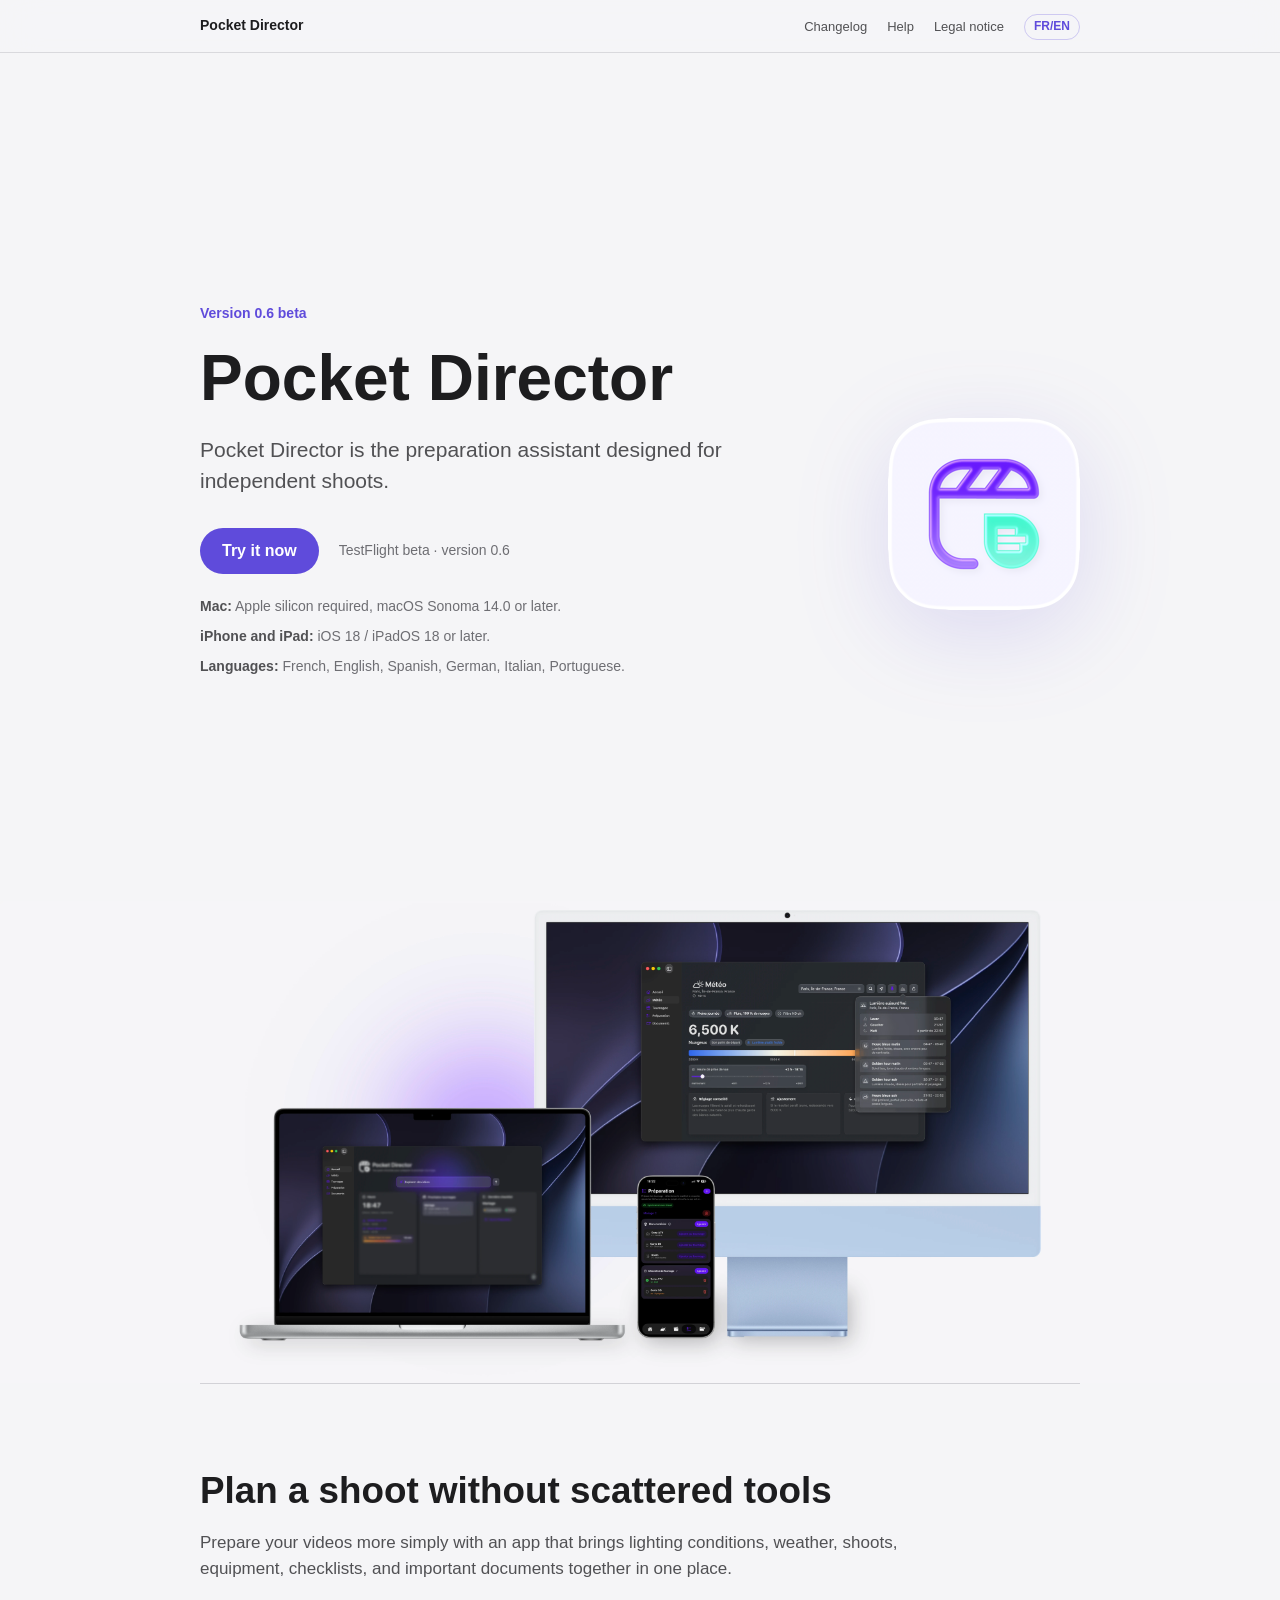
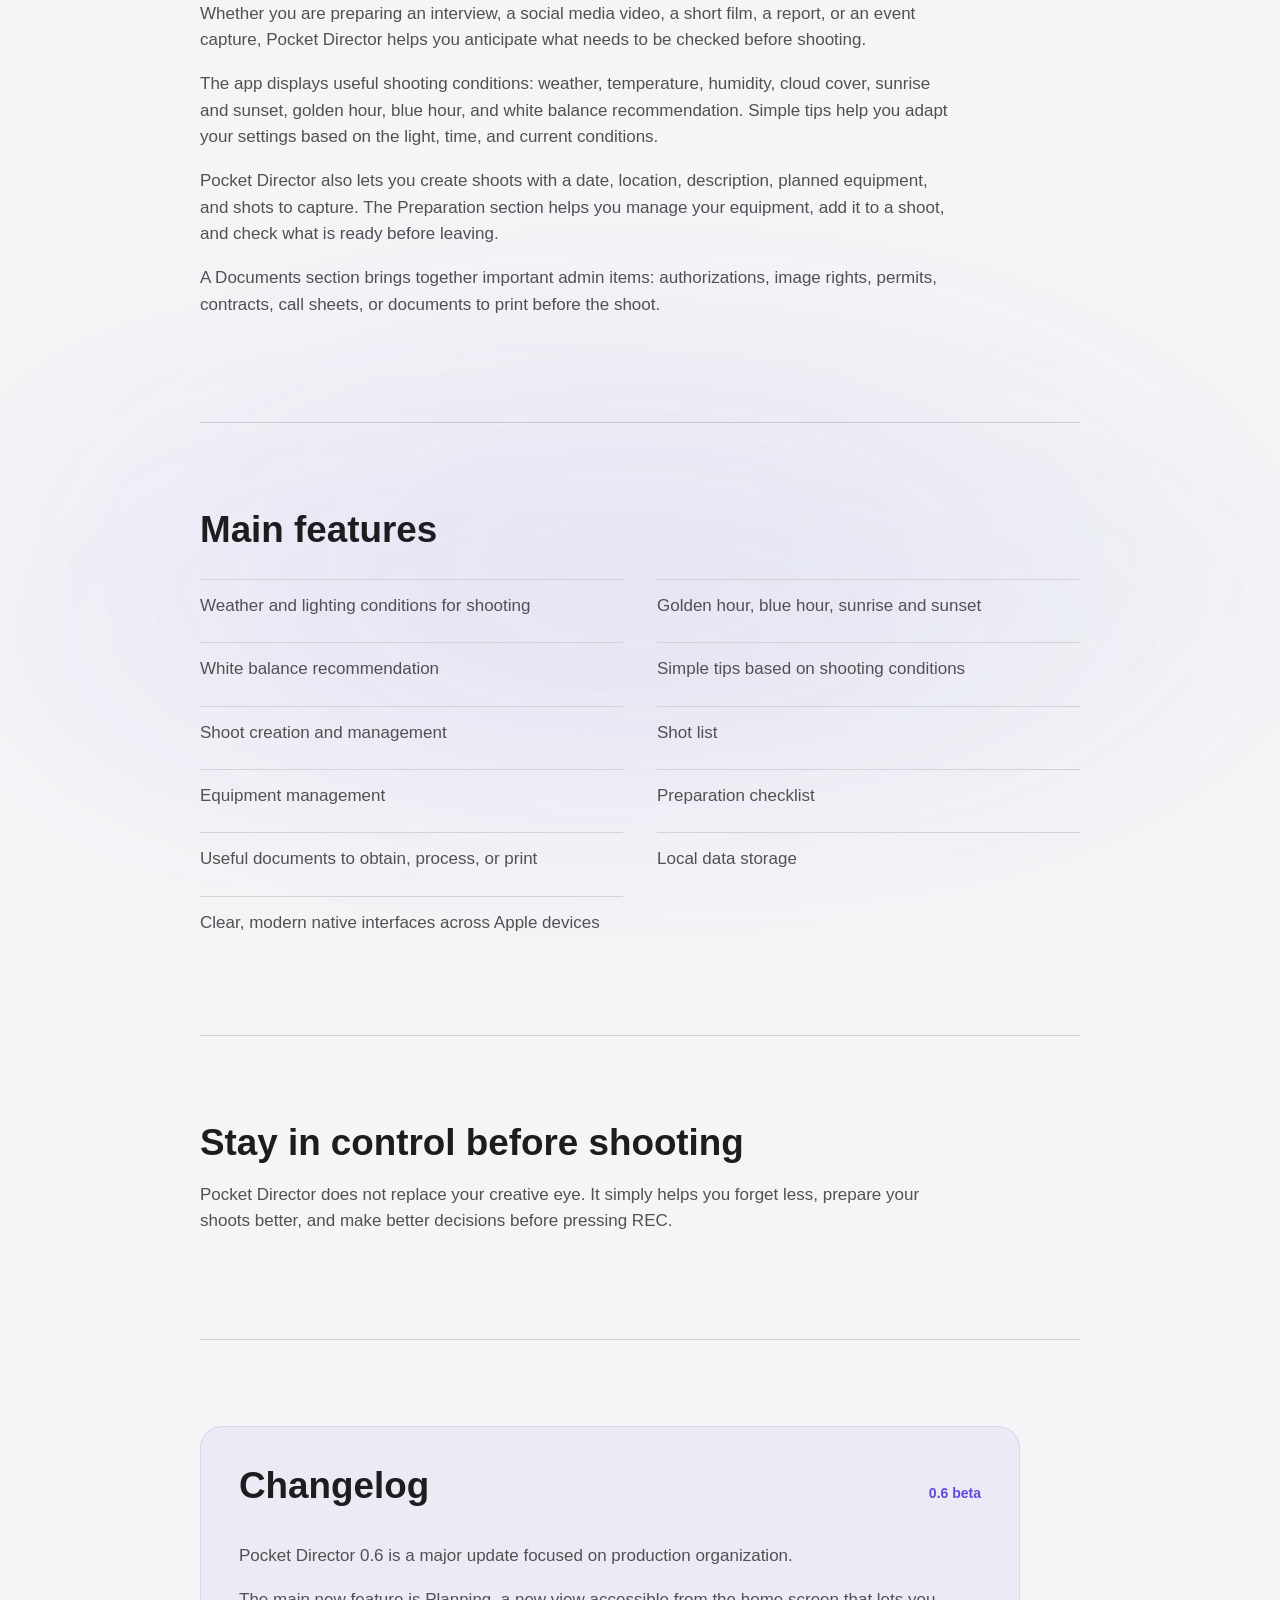
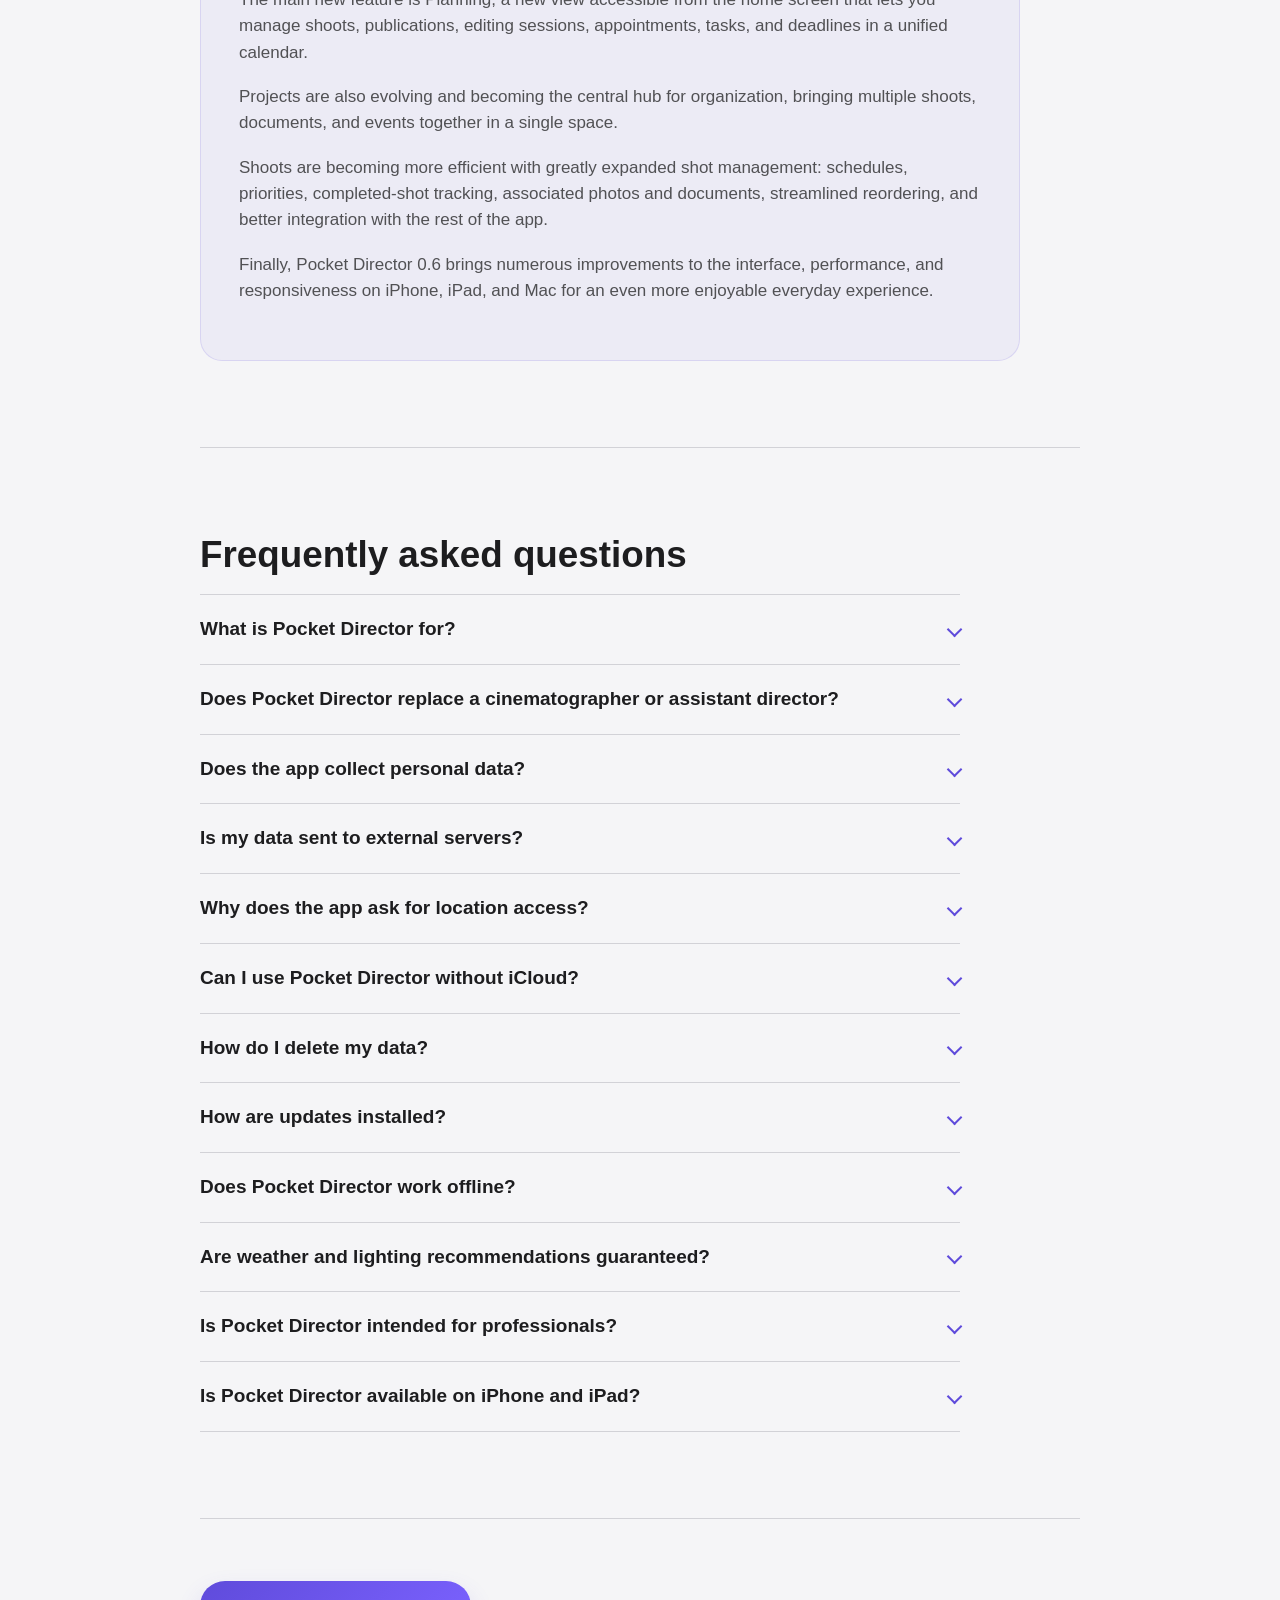
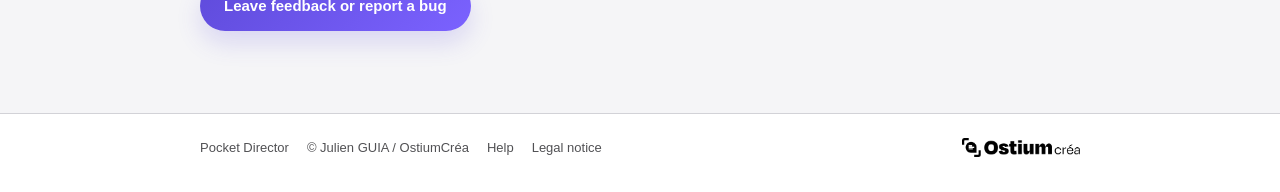
<file: index.html>
<!doctype html>
<html lang="fr">
  <head>
    <meta charset="utf-8">
    <meta name="viewport" content="width=device-width, initial-scale=1">
    <meta
      name="description"
      content="Essayer Pocket Director sur Mac, iPhone et iPad, l’assistant de préparation pour les tournages indépendants."
    >
    <title>Essayer Pocket Director</title>
    <link rel="alternate" hreflang="fr" href="./">
    <link rel="alternate" hreflang="en" href="./en.html">
    <script>
      (() => {
        const preferredLanguage =
          (navigator.languages && navigator.languages[0]) || navigator.language || "";
        const primaryLanguage = preferredLanguage.split("-")[0].toLowerCase();
        const searchParams = new URLSearchParams(window.location.search);
        const keepFrench = searchParams.get("lang") === "fr";

        if (!keepFrench && primaryLanguage && primaryLanguage !== "fr") {
          window.location.replace("./en.html");
        }
      })();
    </script>
    <style>
      :root {
        color-scheme: light;
        --page-background: #f5f5f7;
        --surface: #ffffff;
        --text: #1d1d1f;
        --secondary-text: #515154;
        --muted-text: #6e6e73;
        --rule: #d2d2d7;
        --accent: #5f4bdb;
        --accent-hover: #4c3ab8;
        --reading-width: 880px;
      }

      * {
        box-sizing: border-box;
      }

      html {
        background: var(--page-background);
        scroll-behavior: smooth;
      }

      body {
        position: relative;
        margin: 0;
        min-height: 100vh;
        overflow-x: hidden;
        background: var(--page-background);
        color: var(--text);
        font-family: -apple-system, BlinkMacSystemFont, "SF Pro Text", "SF Pro Display",
          "Helvetica Neue", Helvetica, Arial, sans-serif;
        font-size: 17px;
        line-height: 1.55;
        -webkit-font-smoothing: antialiased;
        text-rendering: optimizeLegibility;
      }

      a {
        color: inherit;
      }

      .site-header {
        position: sticky;
        top: 0;
        z-index: 20;
        border-bottom: 1px solid rgba(210, 210, 215, 0.8);
        background: rgba(245, 245, 247, 0.88);
        backdrop-filter: saturate(180%) blur(18px);
      }

      .site-nav {
        display: flex;
        align-items: center;
        justify-content: space-between;
        gap: 24px;
        width: min(calc(100% - 48px), var(--reading-width));
        min-height: 52px;
        margin: 0 auto;
      }

      .product-name {
        color: var(--text);
        font-size: 14px;
        font-weight: 600;
        text-decoration: none;
        white-space: nowrap;
      }

      .nav-links {
        display: flex;
        align-items: center;
        gap: 20px;
        margin: 0;
        padding: 0;
        list-style: none;
      }

      .nav-links a {
        color: var(--secondary-text);
        font-size: 13px;
        text-decoration: none;
      }

      .nav-links a:hover,
      .nav-links a:focus-visible {
        color: var(--text);
        text-decoration: underline;
        text-underline-offset: 0.16em;
      }

      .nav-links a.language-switch {
        display: inline-flex;
        align-items: center;
        justify-content: center;
        min-height: 26px;
        padding: 0 9px;
        border: 1px solid rgba(95, 75, 219, 0.26);
        border-radius: 999px;
        color: var(--accent);
        font-size: 12px;
        font-weight: 600;
        text-decoration: none;
        transition: background 160ms ease, border-color 160ms ease, color 160ms ease;
      }

      .nav-links a.language-switch:hover,
      .nav-links a.language-switch:focus-visible {
        border-color: var(--accent);
        background: var(--accent);
        color: #ffffff;
        text-decoration: none;
      }

      main {
        position: relative;
        z-index: 1;
        width: min(calc(100% - 48px), var(--reading-width));
        margin: 0 auto;
      }

      .download-hero {
        display: grid;
        grid-template-columns: minmax(0, 1fr) minmax(190px, 260px);
        gap: clamp(48px, 7vw, 86px);
        align-items: center;
        min-height: calc(100vh - 52px);
        padding: clamp(64px, 10vw, 110px) 0 clamp(48px, 8vw, 84px);
      }

      .app-icon-stage {
        display: flex;
        align-items: center;
        justify-content: center;
        grid-column: 2;
        grid-row: 1;
        justify-self: end;
        width: clamp(164px, 17vw, 192px);
        aspect-ratio: 1;
        transform: translateY(24px);
      }

      .hero-copy {
        grid-column: 1;
        grid-row: 1;
      }

      .app-icon {
        width: 100%;
        height: auto;
        border-radius: 26%;
        filter: drop-shadow(0 22px 46px rgba(95, 75, 219, 0.16));
      }

      .version {
        margin: 0 0 18px;
        color: var(--accent);
        font-size: 14px;
        font-weight: 600;
      }

      h1,
      h2,
      h3 {
        margin-top: 0;
        color: var(--text);
        font-weight: 700;
        letter-spacing: 0;
        line-height: 1.14;
      }

      h1 {
        margin-bottom: 20px;
        font-size: clamp(42px, 4rem, 68px);
      }

      h2 {
        margin-bottom: 18px;
        font-size: clamp(28px, 2.3rem, 38px);
      }

      h3 {
        margin: 0 0 10px;
        font-size: 20px;
      }

      p {
        margin: 0 0 18px;
      }

      .hero-summary {
        max-width: 660px;
        color: var(--secondary-text);
        font-size: 21px;
        line-height: 1.45;
      }

      .download-actions {
        display: flex;
        flex-wrap: wrap;
        align-items: center;
        gap: 16px 20px;
        margin-top: 32px;
      }

      .download-button {
        display: inline-flex;
        align-items: center;
        justify-content: center;
        min-height: 46px;
        padding: 0 22px;
        border-radius: 999px;
        background: var(--accent);
        color: #ffffff;
        font-size: 16px;
        font-weight: 600;
        text-decoration: none;
        transition: background 160ms ease, transform 160ms ease;
      }

      .download-button:hover,
      .download-button:focus-visible {
        background: var(--accent-hover);
        transform: translateY(-1px);
      }

      .download-meta {
        margin: 0;
        color: var(--muted-text);
        font-size: 14px;
      }

      .app-details {
        display: grid;
        gap: 8px;
        margin-top: 22px;
        color: var(--muted-text);
        font-size: 14px;
      }

      .app-details p {
        margin: 0;
      }

      .app-details strong {
        color: var(--secondary-text);
        font-weight: 600;
      }

      .content-section {
        padding: clamp(56px, 9vw, 86px) 0;
        border-top: 1px solid var(--rule);
      }

      .product-showcase {
        position: relative;
        left: 50%;
        width: 100vw;
        margin: 0 0 0 -50vw;
        overflow: hidden;
      }

      .product-showcase img {
        display: block;
        width: 100%;
        height: auto;
      }

      .features-section {
        position: relative;
        overflow: visible;
        isolation: isolate;
      }

      .features-section > * {
        position: relative;
        z-index: 1;
      }

      .features-section::before,
      .features-section::after {
        content: "";
        position: absolute;
        left: 50%;
        z-index: 0;
        width: min(1400px, 148vw);
        height: 620px;
        border-radius: 999px;
        pointer-events: none;
        will-change: opacity, transform;
      }

      .features-section::before {
        top: -160px;
        background: radial-gradient(
          ellipse at 50% 48%,
          rgba(95, 75, 219, 0.18) 0%,
          rgba(95, 75, 219, 0.11) 34%,
          rgba(95, 75, 219, 0) 74%
        );
        filter: blur(86px);
        opacity: 0.42;
        transform: translate3d(-50%, 0, 0) scale(1);
        animation: featuresAmbientGlow 8.8s ease-in-out infinite;
      }

      .features-section::after {
        top: -110px;
        background:
          radial-gradient(
            ellipse at 35% 48%,
            rgba(123, 98, 255, 0.16) 0%,
            rgba(123, 98, 255, 0.08) 36%,
            rgba(123, 98, 255, 0) 72%
          ),
          radial-gradient(
            ellipse at 68% 54%,
            rgba(116, 232, 210, 0.09) 0%,
            rgba(116, 232, 210, 0) 56%
          );
        filter: blur(96px);
        opacity: 0.28;
        transform: translate3d(-50%, 10px, 0) scale(0.98);
        animation: featuresAmbientFlicker 6.2s ease-in-out infinite;
      }

      .intro-copy {
        max-width: 760px;
      }

      .intro-copy p,
      .changelog-copy p {
        color: var(--secondary-text);
      }

      .feature-list {
        display: grid;
        grid-template-columns: repeat(2, minmax(0, 1fr));
        gap: 10px 34px;
        margin: 28px 0 0;
        padding: 0;
        list-style: none;
      }

      .feature-list li {
        padding: 13px 0;
        border-top: 1px solid var(--rule);
        color: var(--secondary-text);
      }

      @keyframes featuresAmbientGlow {
        0%,
        100% {
          opacity: 0.28;
          transform: translate3d(-50%, 8px, 0) scale(0.96);
        }

        14% {
          opacity: 0.54;
          transform: translate3d(-52%, -4px, 0) scale(1.04);
        }

        31% {
          opacity: 0.36;
          transform: translate3d(-49%, 14px, 0) scale(0.99);
        }

        46% {
          opacity: 0.62;
          transform: translate3d(-51%, -10px, 0) scale(1.08);
        }

        63% {
          opacity: 0.34;
          transform: translate3d(-48%, 6px, 0) scale(1.01);
        }

        79% {
          opacity: 0.56;
          transform: translate3d(-53%, 2px, 0) scale(1.06);
        }

        91% {
          opacity: 0.32;
          transform: translate3d(-50%, 12px, 0) scale(0.98);
        }
      }

      @keyframes featuresAmbientFlicker {
        0%,
        100% {
          opacity: 0.2;
          transform: translate3d(-50%, 10px, 0) scale(0.98);
        }

        16% {
          opacity: 0.42;
          transform: translate3d(-47%, 2px, 0) scale(1.04);
        }

        34% {
          opacity: 0.24;
          transform: translate3d(-52%, -2px, 0) scale(0.99);
        }

        51% {
          opacity: 0.46;
          transform: translate3d(-49%, -8px, 0) scale(1.08);
        }

        68% {
          opacity: 0.25;
          transform: translate3d(-51%, 8px, 0) scale(1.01);
        }

        84% {
          opacity: 0.4;
          transform: translate3d(-48%, -4px, 0) scale(1.05);
        }
      }

      .changelog-panel {
        max-width: 820px;
        padding: clamp(26px, 4vw, 38px);
        border: 1px solid rgba(95, 75, 219, 0.14);
        border-radius: 22px;
        background: rgba(95, 75, 219, 0.055);
        transition: box-shadow 180ms ease;
      }

      .changelog-panel:hover {
        box-shadow: 0 16px 34px rgba(95, 75, 219, 0.09);
      }

      .changelog-header {
        display: flex;
        align-items: baseline;
        justify-content: space-between;
        gap: 18px;
        margin-bottom: 18px;
      }

      .changelog-version {
        margin: 0;
        color: var(--accent);
        font-size: 14px;
        font-weight: 600;
        white-space: nowrap;
      }

      .changelog-copy {
        max-width: 760px;
      }

      .changelog-copy ul {
        margin: 0;
        padding-left: 1.15em;
        color: var(--secondary-text);
      }

      .changelog-copy li {
        margin: 0 0 10px;
      }

      .changelog-copy li:last-child {
        margin-bottom: 0;
      }

      .faq-list {
        max-width: 760px;
        border-top: 1px solid var(--rule);
      }

      .faq-item {
        border-bottom: 1px solid var(--rule);
      }

      .faq-question {
        display: flex;
        align-items: center;
        justify-content: space-between;
        gap: 24px;
        padding: 22px 0;
        color: var(--text);
        font-size: 19px;
        font-weight: 650;
        line-height: 1.3;
        cursor: pointer;
        list-style: none;
      }

      .faq-question::-webkit-details-marker {
        display: none;
      }

      .faq-question::marker {
        content: "";
      }

      .faq-question::after {
        content: "";
        flex: 0 0 auto;
        width: 0.48em;
        height: 0.48em;
        border-right: 2px solid var(--accent);
        border-bottom: 2px solid var(--accent);
        transform: rotate(45deg);
        transform-origin: 50% 50%;
        transition: transform 180ms ease;
      }

      .faq-item[open] .faq-question::after {
        transform: rotate(-135deg);
      }

      .faq-answer {
        padding: 0 0 24px;
        color: var(--secondary-text);
      }

      .faq-answer p {
        margin: 0 0 14px;
      }

      .faq-answer p:last-child {
        margin-bottom: 0;
      }

      .feedback-section {
        display: flex;
        justify-content: flex-start;
        padding: clamp(38px, 6vw, 62px) 0 clamp(58px, 8vw, 82px);
        border-top: 1px solid var(--rule);
      }

      .feedback-button {
        position: relative;
        display: inline-flex;
        align-items: center;
        justify-content: center;
        min-height: 50px;
        overflow: hidden;
        padding: 0 24px;
        border-radius: 999px;
        background: linear-gradient(135deg, var(--accent), #7b62ff);
        box-shadow: 0 12px 24px rgba(95, 75, 219, 0.18);
        color: #ffffff;
        font-size: 15px;
        font-weight: 650;
        text-decoration: none;
        transition: box-shadow 180ms ease, transform 180ms ease;
      }

      .feedback-button::after {
        content: "";
        position: absolute;
        top: -50%;
        bottom: -50%;
        left: -72%;
        width: 54%;
        background: linear-gradient(
          90deg,
          rgba(255, 255, 255, 0),
          rgba(255, 255, 255, 0.44),
          rgba(255, 255, 255, 0)
        );
        transform: skewX(-18deg);
        transition: left 480ms ease;
      }

      .feedback-button span {
        position: relative;
        z-index: 1;
      }

      .feedback-button:hover,
      .feedback-button:focus-visible {
        box-shadow: 0 18px 34px rgba(95, 75, 219, 0.28);
        transform: translateY(-2px);
      }

      .feedback-button:hover::after,
      .feedback-button:focus-visible::after {
        left: 118%;
      }

      footer {
        position: relative;
        z-index: 1;
        border-top: 1px solid var(--rule);
        color: var(--secondary-text);
        background: var(--surface);
      }

      .footer-inner {
        display: flex;
        align-items: center;
        justify-content: space-between;
        gap: 18px;
        width: min(calc(100% - 48px), var(--reading-width));
        margin: 0 auto;
        padding: 24px 0 34px;
        font-size: 13px;
      }

      .footer-copy {
        display: flex;
        align-items: center;
        gap: 18px;
      }

      .footer-copy p {
        margin: 0;
      }

      .footer-copy a {
        color: inherit;
        text-decoration: none;
      }

      .footer-copy a:hover,
      .footer-copy a:focus-visible {
        color: var(--text);
        text-decoration: underline;
        text-underline-offset: 0.16em;
      }

      .footer-logo-link {
        display: block;
      }

      .footer-logo {
        display: block;
        width: 118px;
        height: auto;
      }

      @media (max-width: 760px) {
        body {
          font-size: 16px;
        }

        .site-nav,
        main,
        .footer-inner {
          width: min(calc(100% - 32px), var(--reading-width));
        }

        .site-nav {
          gap: 16px;
        }

        .nav-links {
          gap: 12px;
        }

        .nav-links a {
          font-size: 12px;
        }

        .download-hero {
          display: grid;
          grid-template-columns: 1fr;
          align-items: flex-start;
          min-height: auto;
          padding: 58px 0 62px;
        }

        .app-icon {
          filter: drop-shadow(0 12px 24px rgba(95, 75, 219, 0.13));
        }

        .app-icon-stage {
          grid-column: 1;
          grid-row: 1;
          width: 112px;
          margin-bottom: 22px;
          justify-self: start;
          transform: none;
        }

        .hero-copy {
          grid-column: 1;
          grid-row: 2;
        }

        h1 {
          font-size: 40px;
        }

        .hero-summary {
          font-size: 19px;
        }

        .feature-list {
          grid-template-columns: 1fr;
          gap: 0;
        }

        .faq-question {
          gap: 16px;
          font-size: 17px;
        }

        .feedback-section {
          padding: 42px 0 58px;
        }

        .feedback-button {
          width: 100%;
          min-height: 48px;
          padding: 0 18px;
        }

        .changelog-header,
        .footer-inner,
        .footer-copy {
          flex-direction: column;
          align-items: flex-start;
        }

        .footer-copy {
          gap: 8px;
        }
      }

      @media (prefers-reduced-motion: reduce) {
        .features-section::before,
        .features-section::after {
          animation: none;
        }

        .features-section::before {
          opacity: 0.36;
        }

        .features-section::after {
          opacity: 0.18;
        }

        .feedback-button,
        .feedback-button::after {
          transition: none;
        }

        .feedback-button:hover,
        .feedback-button:focus-visible {
          transform: none;
        }
      }

      @media (max-width: 420px) {
        .site-nav {
          flex-wrap: wrap;
          min-height: auto;
          padding: 10px 0;
        }

        .nav-links {
          width: 100%;
          justify-content: space-between;
        }
      }
    </style>
  </head>
  <body>
    <header class="site-header">
      <nav class="site-nav" aria-label="Navigation principale">
        <a class="product-name" href="./">Pocket Director</a>
        <ul class="nav-links">
          <li><a href="#changelog">Changelog</a></li>
          <li><a href="./help.html?lang=fr">Aide</a></li>
          <li><a href="./legal.html">Mentions légales</a></li>
          <li><a class="language-switch" href="./en.html" aria-label="Afficher la page en anglais">FR/EN</a></li>
        </ul>
      </nav>
    </header>

    <main>
      <section class="download-hero" aria-labelledby="page-title">
        <div class="app-icon-stage">
          <img
            class="app-icon"
            src="./assets/pocket-director-app-source.png"
            width="192"
            height="192"
            alt="Icône de Pocket Director"
          >
        </div>
        <div class="hero-copy">
          <p class="version">Version 0.7 beta</p>
          <h1 id="page-title">Pocket Director</h1>
          <p class="hero-summary">
            Pocket Director est l’assistant de préparation pensé pour les tournages
            indépendants.
          </p>
          <div class="download-actions">
            <a
              class="download-button"
              href="https://testflight.apple.com/join/HnkF4Hvz"
            >
              Essayer dès maintenant
            </a>
            <p class="download-meta">Bêta TestFlight · version 0.7</p>
          </div>
          <div class="app-details" aria-label="Informations de compatibilité">
            <p><strong>Mac :</strong> puce Apple requise, macOS Sonoma 14.0 ou version ultérieure.</p>
            <p><strong>iPhone et iPad :</strong> iOS 18 / iPadOS 18 ou version ultérieure.</p>
            <p><strong>Langues :</strong> Français, Anglais, Espagnol, Allemand, Italien, Portugais.</p>
          </div>
        </div>
      </section>

      <figure class="product-showcase">
        <img
          src="./assets/pocket-director-devices.webp"
          width="8000"
          height="3013"
          alt="Pocket Director présenté sur Mac, iPhone et iPad"
        >
      </figure>

      <section class="content-section" aria-labelledby="description-title">
        <div class="intro-copy">
          <h2 id="description-title">Préparer un tournage sans se disperser</h2>
          <p>
            Prépare tes vidéos plus simplement grâce à une application qui rassemble les
            conditions de lumière, la météo, les tournages, le matériel, les checklists
            et les documents importants au même endroit.
          </p>
          <p>
            Que tu prépares une interview, une vidéo pour les réseaux sociaux, un
            court-métrage, un reportage ou une captation événementielle, Pocket Director
            t’aide à anticiper ce qu’il faut vérifier avant de tourner.
          </p>
          <p>
            L’application affiche les conditions utiles pour la prise de vue : météo,
            température, humidité, couverture nuageuse, lever et coucher du soleil,
            golden hour, blue hour et recommandation de balance des blancs. Des conseils
            simples t’aident à adapter tes réglages selon la lumière, l’heure et les
            conditions du moment.
          </p>
          <p>
            Pocket Director permet aussi de créer des tournages avec une date, un lieu,
            une description, du matériel prévu et des plans à tourner. La section
            Préparation t’aide à gérer ton matériel, à l’ajouter à un tournage et à
            cocher ce qui est prêt avant le départ.
          </p>
          <p>
            Une section Documents permet de rassembler les éléments administratifs
            importants : autorisations, droits à l’image, permis, contrats, feuilles de
            service ou documents à imprimer avant le tournage.
          </p>
        </div>
      </section>

      <section class="content-section features-section" aria-labelledby="features-title">
        <h2 id="features-title">Fonctionnalités principales</h2>
        <ul class="feature-list">
          <li>Météo et conditions lumineuses pour la prise de vue</li>
          <li>Golden hour, blue hour, lever et coucher du soleil</li>
          <li>Recommandation de balance des blancs</li>
          <li>Conseils simples selon les conditions de tournage</li>
          <li>Création et gestion de tournages</li>
          <li>Liste de plans à tourner</li>
          <li>Gestion du matériel</li>
          <li>Checklist de préparation</li>
          <li>Documents utiles à obtenir, traiter ou imprimer</li>
          <li>Sauvegarde locale des données</li>
          <li>Interfaces natives claires et modernes sur les appareils Apple</li>
        </ul>
      </section>

      <section class="content-section" aria-labelledby="closing-title">
        <div class="intro-copy">
          <h2 id="closing-title">Garder le contrôle avant de tourner</h2>
          <p>
            Pocket Director ne remplace pas ton regard créatif. Il t’aide simplement à ne
            rien oublier, à mieux préparer tes tournages et à prendre de meilleures
            décisions avant d’appuyer sur REC.
          </p>
        </div>
      </section>

      <section class="content-section" id="changelog" aria-labelledby="changelog-title">
        <div class="changelog-panel">
          <div class="changelog-header">
            <h2 id="changelog-title">Changelog</h2>
            <p class="changelog-version">0.7 beta</p>
          </div>
          <div class="changelog-copy">
            <p>
              Pocket Director 0.7 est une mise à jour majeure qui améliore l’organisation des 
              tournages et le confort d’utilisation au quotidien.
            </p>
            <p>
              Cette version introduit un nouvel espace dédié au suivi de la charge de travail, 
              permettant de mieux visualiser son planning, ses temps de trajet et l’équilibre 
              de ses journées. Les checklists ont été entièrement repensées, avec de nouveaux 
              widgets interactifs permettant de les consulter et de les compléter directement 
              depuis l’écran d’accueil.
            </p>
            <p>
              L’expérience météo évolue également avec de nouveaux arrière-plans dynamiques, 
              une meilleure prise en compte du vent et des informations plus pertinentes selon 
              les conditions. Magic Director devient plus intelligent grâce à une meilleure 
              compréhension du contexte de vos tournages et de vos échanges précédents.
            </p>
            <p>
              Enfin, de nombreuses améliorations rendent la navigation entre les tournages, 
              les projets, le planning et les documents plus rapide, tandis que de nouveaux 
              rappels intelligents tiennent compte du temps de trajet avant vos événements.       
            </p>
          </div>
        </div>
      </section>

      <section class="content-section" id="faq" aria-labelledby="faq-title">
        <h2 id="faq-title">Questions fréquentes</h2>
        <div class="faq-list">
          <details class="faq-item">
            <summary class="faq-question">À quoi sert Pocket Director ?</summary>
            <div class="faq-answer">
              <p>
                Pocket Director est une application pour Mac, iPhone et iPad pensée pour
                aider à préparer des tournages indépendants. Elle rassemble les conditions
                météo, la lumière du jour, les horaires de golden hour et blue hour, les
                recommandations de balance des blancs, les tournages, les checklists, le
                matériel et les documents utiles avant une prise de vue.
              </p>
            </div>
          </details>

          <details class="faq-item">
            <summary class="faq-question">
              Pocket Director remplace-t-il un chef opérateur ou un assistant réalisateur ?
            </summary>
            <div class="faq-answer">
              <p>
                Non. Pocket Director ne remplace pas l’expérience humaine ni les choix
                artistiques. L’application fournit des repères pratiques pour mieux
                anticiper un tournage, éviter les oublis et prendre de meilleures décisions
                avant de filmer.
              </p>
            </div>
          </details>

          <details class="faq-item">
            <summary class="faq-question">
              L’application collecte-t-elle des données personnelles ?
            </summary>
            <div class="faq-answer">
              <p>
                Pocket Director ne collecte pas de données de télémétrie. L’application ne
                suit pas votre utilisation, n’intègre pas d’outil d’analyse comportementale
                et ne transmet pas de statistiques d’usage à l’éditeur.
              </p>
              <p>
                Certaines données peuvent toutefois être utilisées localement pour faire
                fonctionner l’application : vos tournages, checklists, matériel, plans,
                documents, préférences ou lieux saisis.
              </p>
            </div>
          </details>

          <details class="faq-item">
            <summary class="faq-question">
              Mes données sont-elles envoyées à des serveurs externes ?
            </summary>
            <div class="faq-answer">
              <p>
                Les données créées dans l’application sont d’abord sauvegardées localement
                sur votre appareil.
              </p>
              <p>
                Si la synchronisation iCloud est disponible et activée, certaines données
                peuvent être synchronisées via iCloud / CloudKit afin de les retrouver sur
                vos appareils Apple compatibles. Ces données restent associées à votre
                compte iCloud et sont gérées par les services Apple.
              </p>
              <p>
                Pocket Director ne vend pas vos données et ne les utilise pas à des fins
                publicitaires.
              </p>
            </div>
          </details>

          <details class="faq-item">
            <summary class="faq-question">Pourquoi l’application demande-t-elle la localisation ?</summary>
            <div class="faq-answer">
              <p>
                La localisation permet d’afficher les conditions météo et lumineuses
                adaptées à votre position : météo, couverture nuageuse, lever et coucher du
                soleil, golden hour, blue hour et recommandation de balance des blancs.
              </p>
              <p>
                Vous pouvez refuser l’accès à la localisation. Dans ce cas, il est possible
                de rechercher manuellement une ville ou une adresse.
              </p>
            </div>
          </details>

          <details class="faq-item">
            <summary class="faq-question">Puis-je utiliser Pocket Director sans iCloud ?</summary>
            <div class="faq-answer">
              <p>
                Oui. Pocket Director est pensé pour fonctionner en local. iCloud sert
                uniquement à synchroniser les données lorsque cette fonctionnalité est
                disponible. L’application doit rester utilisable même si vous n’êtes pas
                connecté à iCloud ou si la synchronisation est temporairement indisponible.
              </p>
            </div>
          </details>

          <details class="faq-item">
            <summary class="faq-question">Comment supprimer mes données ?</summary>
            <div class="faq-answer">
              <p>
                Les données peuvent être supprimées depuis les réglages de l’application,
                via l’option de gestion des données.
              </p>
              <p>
                La suppression complète efface les données locales de Pocket Director et
                peut également supprimer les données synchronisées avec iCloud lorsque cette
                synchronisation est disponible.
              </p>
            </div>
          </details>

          <details class="faq-item">
            <summary class="faq-question">Comment les mises à jour sont-elles installées ?</summary>
            <div class="faq-answer">
              <p>
                Les versions bêta de Pocket Director sont distribuées via TestFlight. Les
                nouvelles versions sont proposées et installées par l’intermédiaire de
                l’application TestFlight sur les appareils compatibles.
              </p>
            </div>
          </details>

          <details class="faq-item">
            <summary class="faq-question">Est-ce que Pocket Director fonctionne hors connexion ?</summary>
            <div class="faq-answer">
              <p>
                Oui, une partie de l’application peut fonctionner hors connexion, notamment
                les tournages, checklists, matériel, plans et documents déjà enregistrés.
              </p>
              <p>
                Certaines fonctionnalités nécessitent toutefois une connexion internet,
                comme la récupération des données météo, la recherche de lieux ou la
                synchronisation iCloud.
              </p>
            </div>
          </details>

          <details class="faq-item">
            <summary class="faq-question">
              Les recommandations météo et lumière sont-elles garanties ?
            </summary>
            <div class="faq-answer">
              <p>
                Non. Les informations affichées sont données à titre indicatif. Les
                conditions réelles peuvent varier selon le lieu, l’heure, la météo,
                l’environnement et le matériel utilisé.
              </p>
              <p>
                Pocket Director aide à préparer un tournage, mais il reste toujours utile
                de vérifier les conditions sur place avant de filmer.
              </p>
            </div>
          </details>

          <details class="faq-item">
            <summary class="faq-question">Pocket Director est-il destiné aux professionnels ?</summary>
            <div class="faq-answer">
              <p>
                Pocket Director est pensé d’abord pour les créateurs, vidéastes
                indépendants, étudiants, petites équipes et tournages légers. L’objectif
                est de proposer un outil simple et clair, sans complexité inutile.
              </p>
              <p>
                Il peut aussi être utile à des profils plus expérimentés qui veulent
                préparer rapidement un tournage sans ouvrir quinze outils différents.
              </p>
            </div>
          </details>

          <details class="faq-item">
            <summary class="faq-question">
              Pocket Director est-il disponible sur iPhone et iPad ?
            </summary>
            <div class="faq-answer">
              <p>
                Oui. Pocket Director est disponible en bêta sur iPhone et iPad via
                TestFlight, à partir d’iOS 18 et d’iPadOS 18. Les données peuvent être
                retrouvées sur les appareils compatibles grâce à la synchronisation iCloud.
              </p>
            </div>
          </details>
        </div>
      </section>

      <section class="feedback-section" aria-label="Commentaires et signalement de bug">
        <a
          class="feedback-button"
          href="https://docs.google.com/forms/d/e/1FAIpQLSev2VL2R9jbj6y2UH0kJrRvevvztsZplIXH4ryHB8KrhnlbXQ/viewform"
        >
          <span>Laisser un commentaire ou signaler un bug</span>
        </a>
      </section>
    </main>

    <footer>
      <div class="footer-inner">
        <div class="footer-copy">
          <p>Pocket Director</p>
          <p>© 2026 Julien GUIA / OstiumCréa</p>
          <p><a href="./help.html?lang=fr">Aide</a></p>
          <p><a href="./legal.html">Mentions légales</a></p>
        </div>
        <a class="footer-logo-link" href="https://ostiumcrea.fr" aria-label="Site OstiumCréa">
          <img
            class="footer-logo"
            src="./assets/ostiumcrea-logo.png"
            width="720"
            height="114"
            alt="OstiumCréa"
          >
        </a>
      </div>
    </footer>
  </body>
</html>
</file>
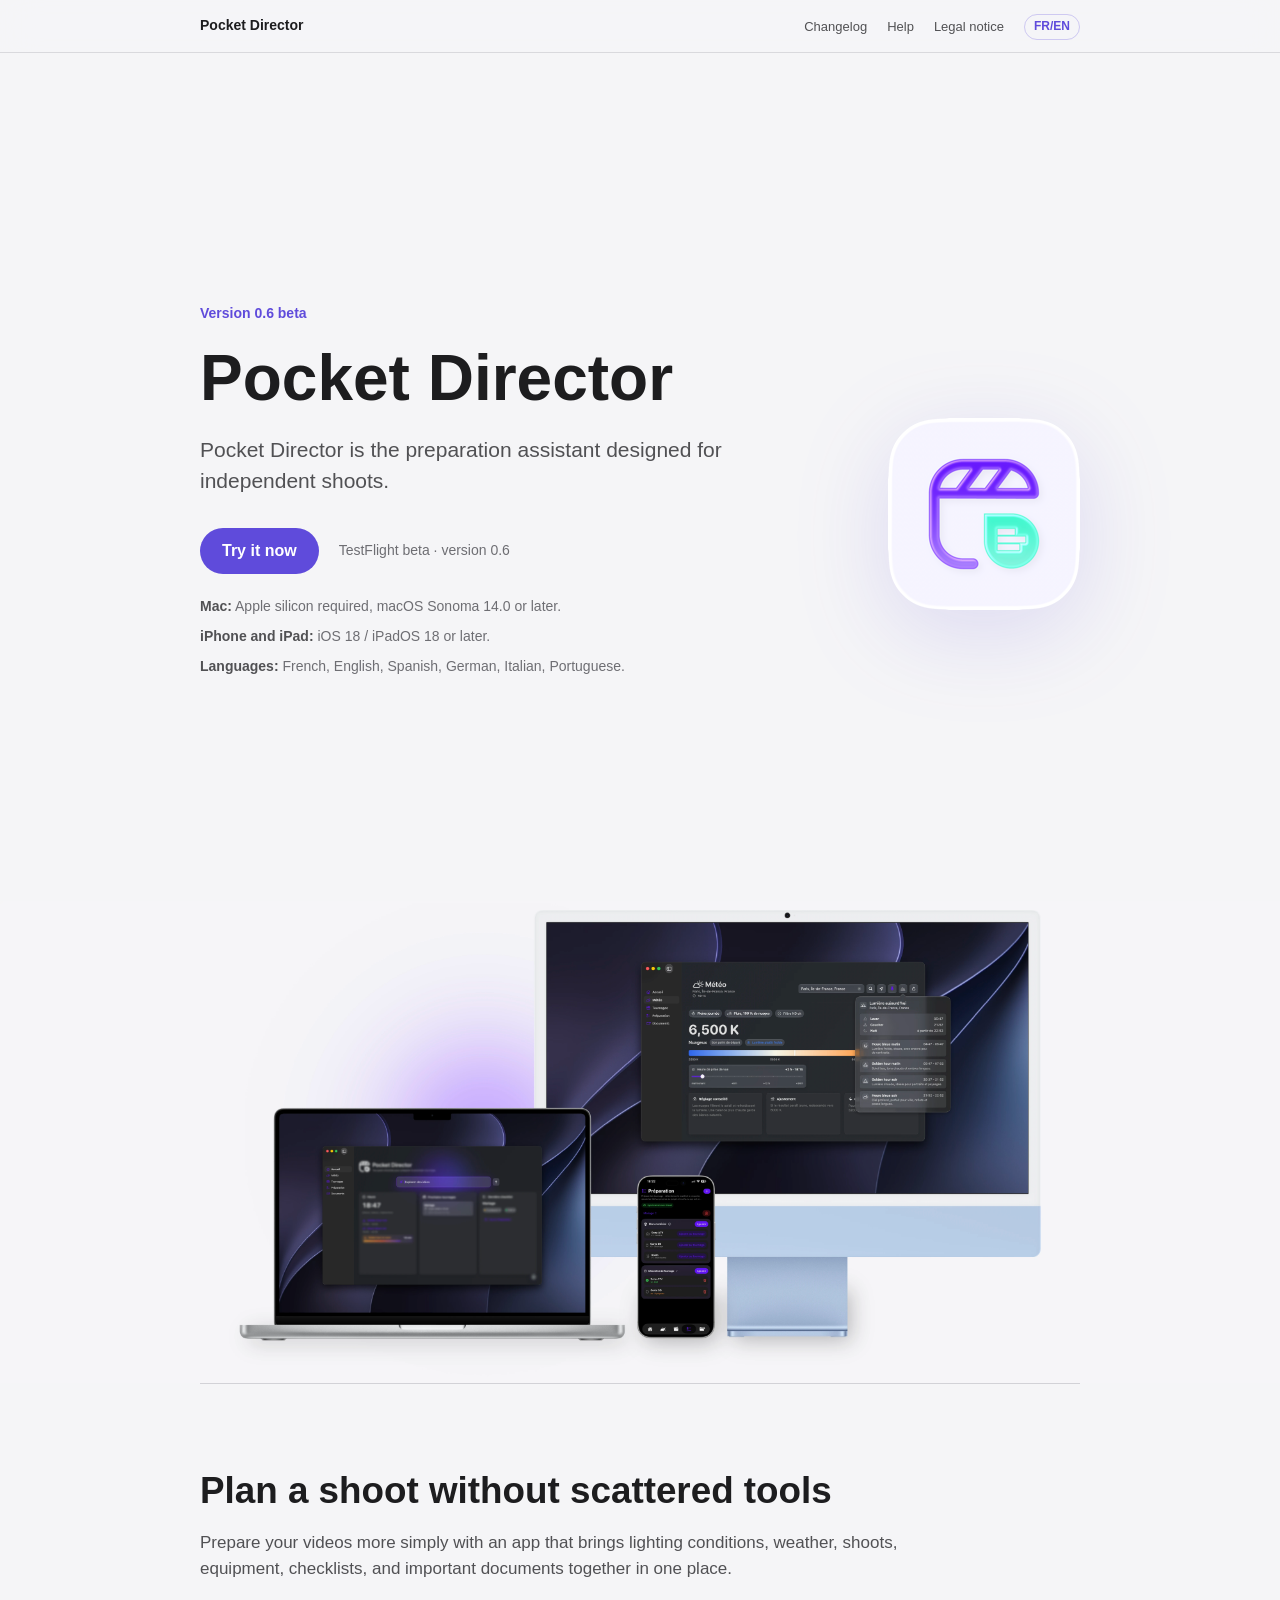
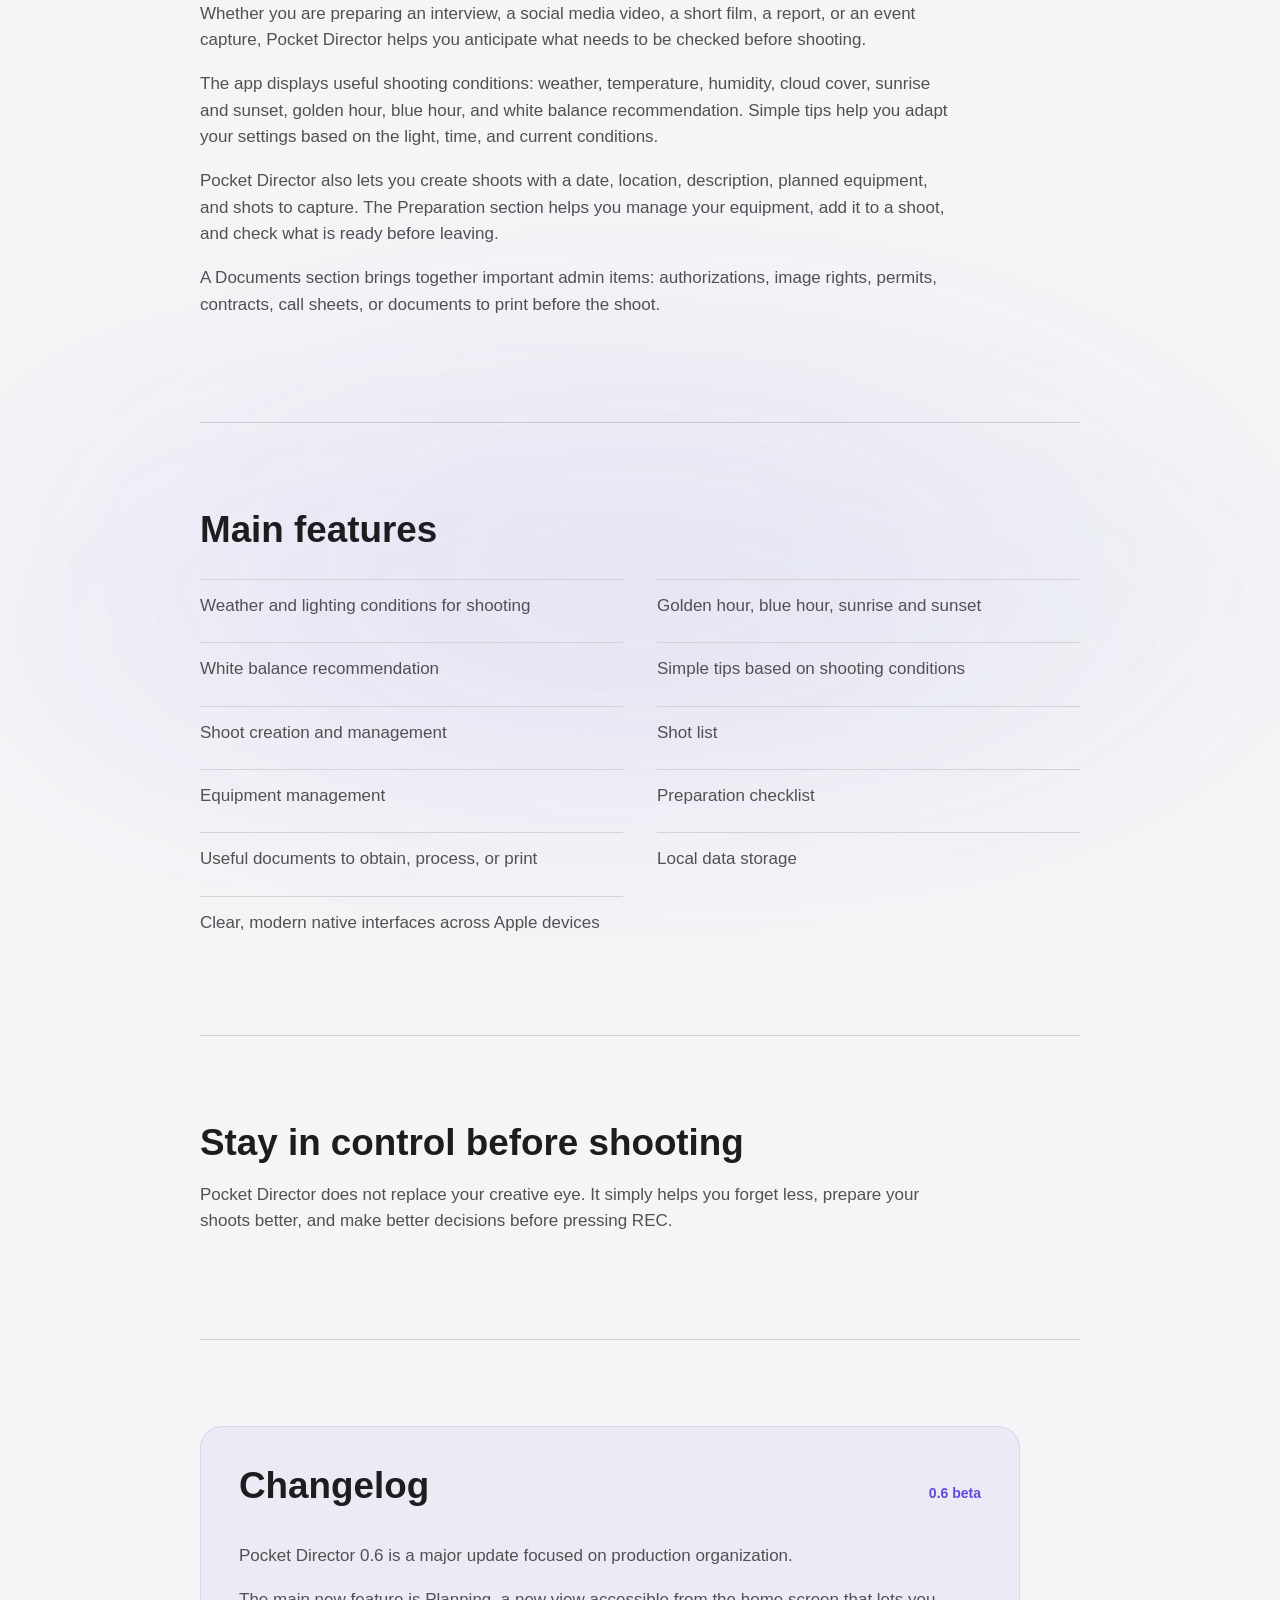
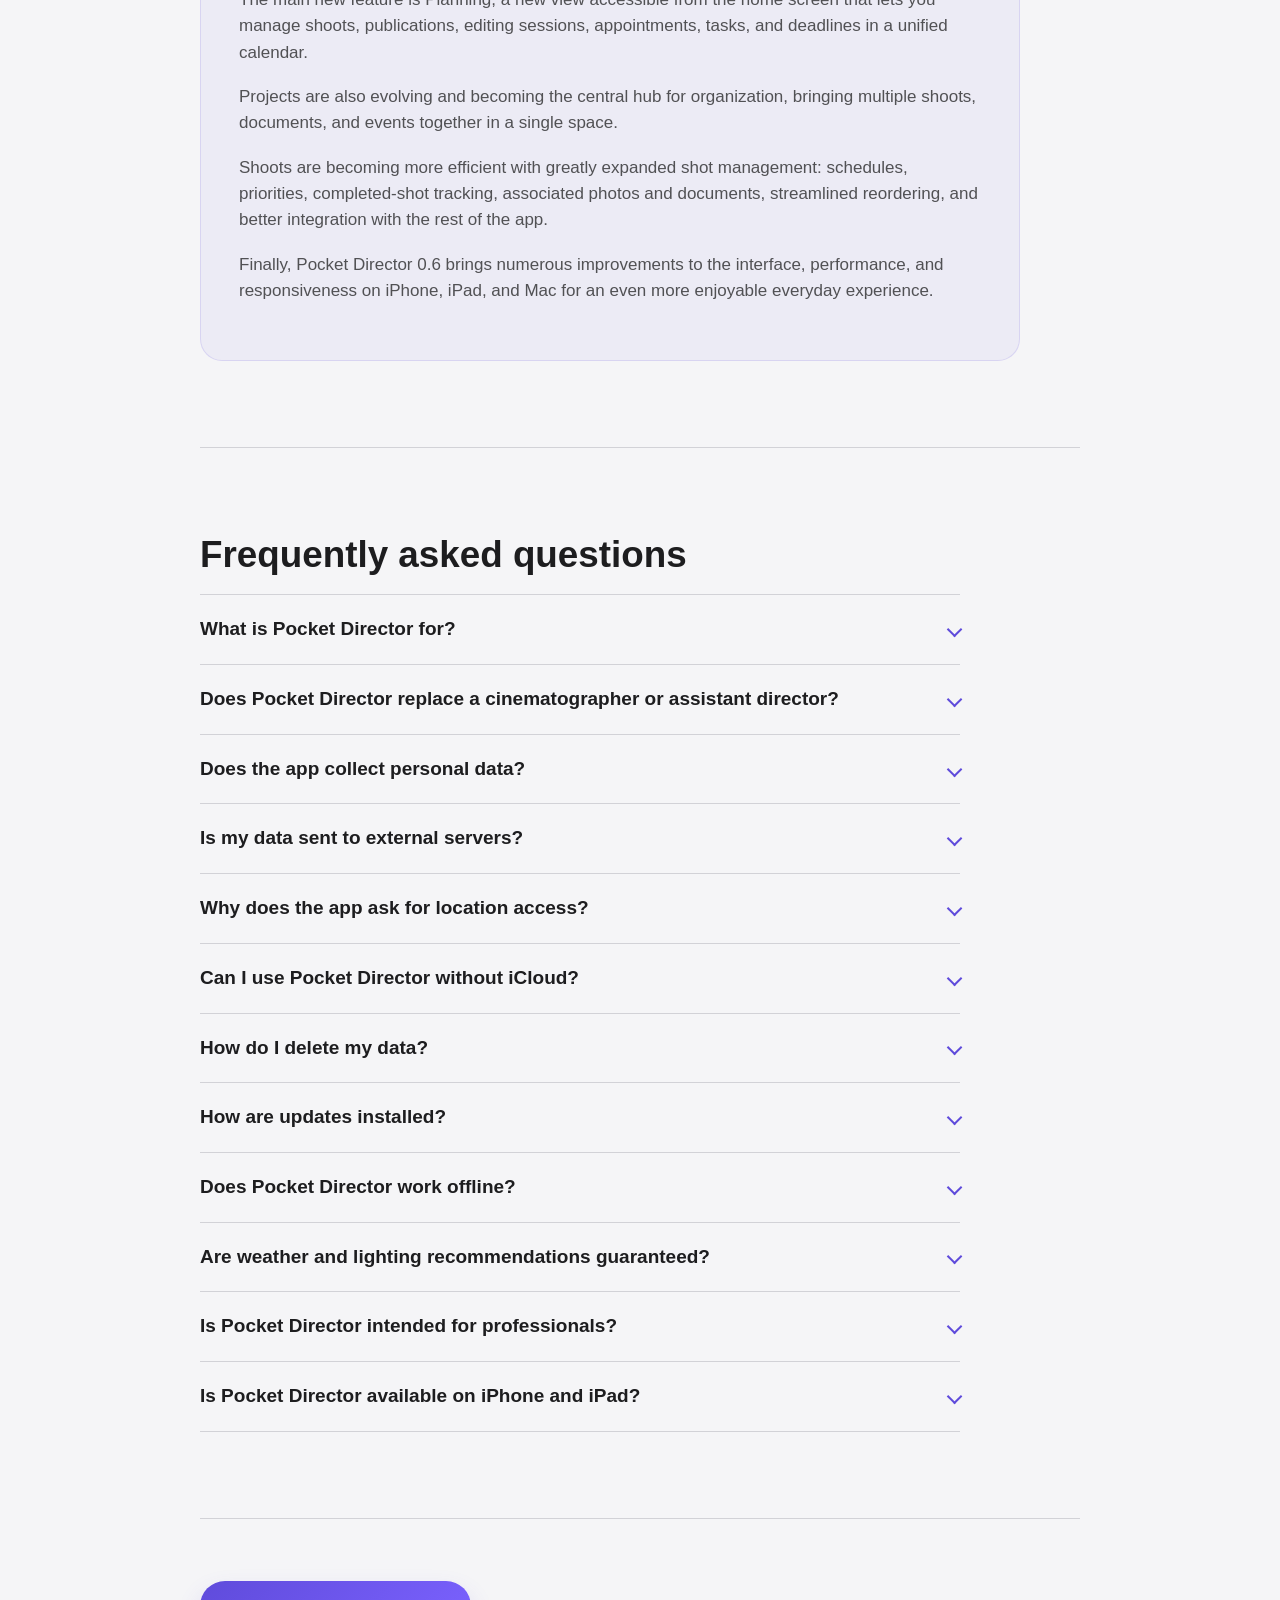
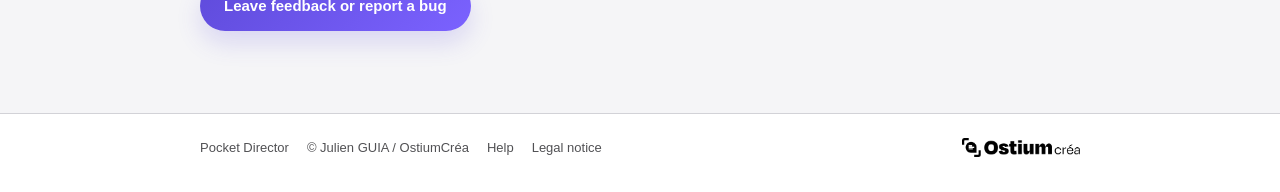
<file: en.html>
<!doctype html>
<html lang="en">
  <head>
    <meta charset="utf-8">
    <meta name="viewport" content="width=device-width, initial-scale=1">
    <meta
      name="description"
      content="Try Pocket Director on Mac, iPhone, and iPad, the preparation assistant for independent shoots."
    >
    <title>Try Pocket Director</title>
    <link rel="alternate" hreflang="fr" href="./">
    <link rel="alternate" hreflang="en" href="./en.html">
    <style>
      :root {
        color-scheme: light;
        --page-background: #f5f5f7;
        --surface: #ffffff;
        --text: #1d1d1f;
        --secondary-text: #515154;
        --muted-text: #6e6e73;
        --rule: #d2d2d7;
        --accent: #5f4bdb;
        --accent-hover: #4c3ab8;
        --reading-width: 880px;
      }

      * {
        box-sizing: border-box;
      }

      html {
        background: var(--page-background);
        scroll-behavior: smooth;
      }

      body {
        position: relative;
        margin: 0;
        min-height: 100vh;
        overflow-x: hidden;
        background: var(--page-background);
        color: var(--text);
        font-family: -apple-system, BlinkMacSystemFont, "SF Pro Text", "SF Pro Display",
          "Helvetica Neue", Helvetica, Arial, sans-serif;
        font-size: 17px;
        line-height: 1.55;
        -webkit-font-smoothing: antialiased;
        text-rendering: optimizeLegibility;
      }

      a {
        color: inherit;
      }

      .site-header {
        position: sticky;
        top: 0;
        z-index: 20;
        border-bottom: 1px solid rgba(210, 210, 215, 0.8);
        background: rgba(245, 245, 247, 0.88);
        backdrop-filter: saturate(180%) blur(18px);
      }

      .site-nav {
        display: flex;
        align-items: center;
        justify-content: space-between;
        gap: 24px;
        width: min(calc(100% - 48px), var(--reading-width));
        min-height: 52px;
        margin: 0 auto;
      }

      .product-name {
        color: var(--text);
        font-size: 14px;
        font-weight: 600;
        text-decoration: none;
        white-space: nowrap;
      }

      .nav-links {
        display: flex;
        align-items: center;
        gap: 20px;
        margin: 0;
        padding: 0;
        list-style: none;
      }

      .nav-links a {
        color: var(--secondary-text);
        font-size: 13px;
        text-decoration: none;
      }

      .nav-links a:hover,
      .nav-links a:focus-visible {
        color: var(--text);
        text-decoration: underline;
        text-underline-offset: 0.16em;
      }

      .nav-links a.language-switch {
        display: inline-flex;
        align-items: center;
        justify-content: center;
        min-height: 26px;
        padding: 0 9px;
        border: 1px solid rgba(95, 75, 219, 0.26);
        border-radius: 999px;
        color: var(--accent);
        font-size: 12px;
        font-weight: 600;
        text-decoration: none;
        transition: background 160ms ease, border-color 160ms ease, color 160ms ease;
      }

      .nav-links a.language-switch:hover,
      .nav-links a.language-switch:focus-visible {
        border-color: var(--accent);
        background: var(--accent);
        color: #ffffff;
        text-decoration: none;
      }

      main {
        position: relative;
        z-index: 1;
        width: min(calc(100% - 48px), var(--reading-width));
        margin: 0 auto;
      }

      .download-hero {
        display: grid;
        grid-template-columns: minmax(0, 1fr) minmax(190px, 260px);
        gap: clamp(48px, 7vw, 86px);
        align-items: center;
        min-height: calc(100vh - 52px);
        padding: clamp(64px, 10vw, 110px) 0 clamp(48px, 8vw, 84px);
      }

      .app-icon-stage {
        display: flex;
        align-items: center;
        justify-content: center;
        grid-column: 2;
        grid-row: 1;
        justify-self: end;
        width: clamp(164px, 17vw, 192px);
        aspect-ratio: 1;
        transform: translateY(24px);
      }

      .hero-copy {
        grid-column: 1;
        grid-row: 1;
      }

      .app-icon {
        width: 100%;
        height: auto;
        border-radius: 26%;
        filter: drop-shadow(0 22px 46px rgba(95, 75, 219, 0.16));
      }

      .version {
        margin: 0 0 18px;
        color: var(--accent);
        font-size: 14px;
        font-weight: 600;
      }

      h1,
      h2,
      h3 {
        margin-top: 0;
        color: var(--text);
        font-weight: 700;
        letter-spacing: 0;
        line-height: 1.14;
      }

      h1 {
        margin-bottom: 20px;
        font-size: clamp(42px, 4rem, 68px);
      }

      h2 {
        margin-bottom: 18px;
        font-size: clamp(28px, 2.3rem, 38px);
      }

      h3 {
        margin: 0 0 10px;
        font-size: 20px;
      }

      p {
        margin: 0 0 18px;
      }

      .hero-summary {
        max-width: 660px;
        color: var(--secondary-text);
        font-size: 21px;
        line-height: 1.45;
      }

      .download-actions {
        display: flex;
        flex-wrap: wrap;
        align-items: center;
        gap: 16px 20px;
        margin-top: 32px;
      }

      .download-button {
        display: inline-flex;
        align-items: center;
        justify-content: center;
        min-height: 46px;
        padding: 0 22px;
        border-radius: 999px;
        background: var(--accent);
        color: #ffffff;
        font-size: 16px;
        font-weight: 600;
        text-decoration: none;
        transition: background 160ms ease, transform 160ms ease;
      }

      .download-button:hover,
      .download-button:focus-visible {
        background: var(--accent-hover);
        transform: translateY(-1px);
      }

      .download-meta {
        margin: 0;
        color: var(--muted-text);
        font-size: 14px;
      }

      .app-details {
        display: grid;
        gap: 8px;
        margin-top: 22px;
        color: var(--muted-text);
        font-size: 14px;
      }

      .app-details p {
        margin: 0;
      }

      .app-details strong {
        color: var(--secondary-text);
        font-weight: 600;
      }

      .content-section {
        padding: clamp(56px, 9vw, 86px) 0;
        border-top: 1px solid var(--rule);
      }

      .product-showcase {
        position: relative;
        left: 50%;
        width: 100vw;
        margin: 0 0 0 -50vw;
        overflow: hidden;
      }

      .product-showcase img {
        display: block;
        width: 100%;
        height: auto;
      }

      .features-section {
        position: relative;
        overflow: visible;
        isolation: isolate;
      }

      .features-section > * {
        position: relative;
        z-index: 1;
      }

      .features-section::before,
      .features-section::after {
        content: "";
        position: absolute;
        left: 50%;
        z-index: 0;
        width: min(1400px, 148vw);
        height: 620px;
        border-radius: 999px;
        pointer-events: none;
        will-change: opacity, transform;
      }

      .features-section::before {
        top: -160px;
        background: radial-gradient(
          ellipse at 50% 48%,
          rgba(95, 75, 219, 0.18) 0%,
          rgba(95, 75, 219, 0.11) 34%,
          rgba(95, 75, 219, 0) 74%
        );
        filter: blur(86px);
        opacity: 0.42;
        transform: translate3d(-50%, 0, 0) scale(1);
        animation: featuresAmbientGlow 8.8s ease-in-out infinite;
      }

      .features-section::after {
        top: -110px;
        background:
          radial-gradient(
            ellipse at 35% 48%,
            rgba(123, 98, 255, 0.16) 0%,
            rgba(123, 98, 255, 0.08) 36%,
            rgba(123, 98, 255, 0) 72%
          ),
          radial-gradient(
            ellipse at 68% 54%,
            rgba(116, 232, 210, 0.09) 0%,
            rgba(116, 232, 210, 0) 56%
          );
        filter: blur(96px);
        opacity: 0.28;
        transform: translate3d(-50%, 10px, 0) scale(0.98);
        animation: featuresAmbientFlicker 6.2s ease-in-out infinite;
      }

      .intro-copy {
        max-width: 760px;
      }

      .intro-copy p,
      .changelog-copy p {
        color: var(--secondary-text);
      }

      .feature-list {
        display: grid;
        grid-template-columns: repeat(2, minmax(0, 1fr));
        gap: 10px 34px;
        margin: 28px 0 0;
        padding: 0;
        list-style: none;
      }

      .feature-list li {
        padding: 13px 0;
        border-top: 1px solid var(--rule);
        color: var(--secondary-text);
      }

      @keyframes featuresAmbientGlow {
        0%,
        100% {
          opacity: 0.28;
          transform: translate3d(-50%, 8px, 0) scale(0.96);
        }

        14% {
          opacity: 0.54;
          transform: translate3d(-52%, -4px, 0) scale(1.04);
        }

        31% {
          opacity: 0.36;
          transform: translate3d(-49%, 14px, 0) scale(0.99);
        }

        46% {
          opacity: 0.62;
          transform: translate3d(-51%, -10px, 0) scale(1.08);
        }

        63% {
          opacity: 0.34;
          transform: translate3d(-48%, 6px, 0) scale(1.01);
        }

        79% {
          opacity: 0.56;
          transform: translate3d(-53%, 2px, 0) scale(1.06);
        }

        91% {
          opacity: 0.32;
          transform: translate3d(-50%, 12px, 0) scale(0.98);
        }
      }

      @keyframes featuresAmbientFlicker {
        0%,
        100% {
          opacity: 0.2;
          transform: translate3d(-50%, 10px, 0) scale(0.98);
        }

        16% {
          opacity: 0.42;
          transform: translate3d(-47%, 2px, 0) scale(1.04);
        }

        34% {
          opacity: 0.24;
          transform: translate3d(-52%, -2px, 0) scale(0.99);
        }

        51% {
          opacity: 0.46;
          transform: translate3d(-49%, -8px, 0) scale(1.08);
        }

        68% {
          opacity: 0.25;
          transform: translate3d(-51%, 8px, 0) scale(1.01);
        }

        84% {
          opacity: 0.4;
          transform: translate3d(-48%, -4px, 0) scale(1.05);
        }
      }

      .changelog-panel {
        max-width: 820px;
        padding: clamp(26px, 4vw, 38px);
        border: 1px solid rgba(95, 75, 219, 0.14);
        border-radius: 22px;
        background: rgba(95, 75, 219, 0.055);
        transition: box-shadow 180ms ease;
      }

      .changelog-panel:hover {
        box-shadow: 0 16px 34px rgba(95, 75, 219, 0.09);
      }

      .changelog-header {
        display: flex;
        align-items: baseline;
        justify-content: space-between;
        gap: 18px;
        margin-bottom: 18px;
      }

      .changelog-version {
        margin: 0;
        color: var(--accent);
        font-size: 14px;
        font-weight: 600;
        white-space: nowrap;
      }

      .changelog-copy {
        max-width: 760px;
      }

      .changelog-copy ul {
        margin: 0;
        padding-left: 1.15em;
        color: var(--secondary-text);
      }

      .changelog-copy li {
        margin: 0 0 10px;
      }

      .changelog-copy li:last-child {
        margin-bottom: 0;
      }

      .faq-list {
        max-width: 760px;
        border-top: 1px solid var(--rule);
      }

      .faq-item {
        border-bottom: 1px solid var(--rule);
      }

      .faq-question {
        display: flex;
        align-items: center;
        justify-content: space-between;
        gap: 24px;
        padding: 22px 0;
        color: var(--text);
        font-size: 19px;
        font-weight: 650;
        line-height: 1.3;
        cursor: pointer;
        list-style: none;
      }

      .faq-question::-webkit-details-marker {
        display: none;
      }

      .faq-question::marker {
        content: "";
      }

      .faq-question::after {
        content: "";
        flex: 0 0 auto;
        width: 0.48em;
        height: 0.48em;
        border-right: 2px solid var(--accent);
        border-bottom: 2px solid var(--accent);
        transform: rotate(45deg);
        transform-origin: 50% 50%;
        transition: transform 180ms ease;
      }

      .faq-item[open] .faq-question::after {
        transform: rotate(-135deg);
      }

      .faq-answer {
        padding: 0 0 24px;
        color: var(--secondary-text);
      }

      .faq-answer p {
        margin: 0 0 14px;
      }

      .faq-answer p:last-child {
        margin-bottom: 0;
      }

      .feedback-section {
        display: flex;
        justify-content: flex-start;
        padding: clamp(38px, 6vw, 62px) 0 clamp(58px, 8vw, 82px);
        border-top: 1px solid var(--rule);
      }

      .feedback-button {
        position: relative;
        display: inline-flex;
        align-items: center;
        justify-content: center;
        min-height: 50px;
        overflow: hidden;
        padding: 0 24px;
        border-radius: 999px;
        background: linear-gradient(135deg, var(--accent), #7b62ff);
        box-shadow: 0 12px 24px rgba(95, 75, 219, 0.18);
        color: #ffffff;
        font-size: 15px;
        font-weight: 650;
        text-decoration: none;
        transition: box-shadow 180ms ease, transform 180ms ease;
      }

      .feedback-button::after {
        content: "";
        position: absolute;
        top: -50%;
        bottom: -50%;
        left: -72%;
        width: 54%;
        background: linear-gradient(
          90deg,
          rgba(255, 255, 255, 0),
          rgba(255, 255, 255, 0.44),
          rgba(255, 255, 255, 0)
        );
        transform: skewX(-18deg);
        transition: left 480ms ease;
      }

      .feedback-button span {
        position: relative;
        z-index: 1;
      }

      .feedback-button:hover,
      .feedback-button:focus-visible {
        box-shadow: 0 18px 34px rgba(95, 75, 219, 0.28);
        transform: translateY(-2px);
      }

      .feedback-button:hover::after,
      .feedback-button:focus-visible::after {
        left: 118%;
      }

      footer {
        position: relative;
        z-index: 1;
        border-top: 1px solid var(--rule);
        color: var(--secondary-text);
        background: var(--surface);
      }

      .footer-inner {
        display: flex;
        align-items: center;
        justify-content: space-between;
        gap: 18px;
        width: min(calc(100% - 48px), var(--reading-width));
        margin: 0 auto;
        padding: 24px 0 34px;
        font-size: 13px;
      }

      .footer-copy {
        display: flex;
        align-items: center;
        gap: 18px;
      }

      .footer-copy p {
        margin: 0;
      }

      .footer-copy a {
        color: inherit;
        text-decoration: none;
      }

      .footer-copy a:hover,
      .footer-copy a:focus-visible {
        color: var(--text);
        text-decoration: underline;
        text-underline-offset: 0.16em;
      }

      .footer-logo-link {
        display: block;
      }

      .footer-logo {
        display: block;
        width: 118px;
        height: auto;
      }

      @media (max-width: 760px) {
        body {
          font-size: 16px;
        }

        .site-nav,
        main,
        .footer-inner {
          width: min(calc(100% - 32px), var(--reading-width));
        }

        .site-nav {
          gap: 16px;
        }

        .nav-links {
          gap: 12px;
        }

        .nav-links a {
          font-size: 12px;
        }

        .download-hero {
          display: grid;
          grid-template-columns: 1fr;
          align-items: flex-start;
          min-height: auto;
          padding: 58px 0 62px;
        }

        .app-icon {
          filter: drop-shadow(0 12px 24px rgba(95, 75, 219, 0.13));
        }

        .app-icon-stage {
          grid-column: 1;
          grid-row: 1;
          width: 112px;
          margin-bottom: 22px;
          justify-self: start;
          transform: none;
        }

        .hero-copy {
          grid-column: 1;
          grid-row: 2;
        }

        h1 {
          font-size: 40px;
        }

        .hero-summary {
          font-size: 19px;
        }

        .feature-list {
          grid-template-columns: 1fr;
          gap: 0;
        }

        .faq-question {
          gap: 16px;
          font-size: 17px;
        }

        .feedback-section {
          padding: 42px 0 58px;
        }

        .feedback-button {
          width: 100%;
          min-height: 48px;
          padding: 0 18px;
        }

        .changelog-header,
        .footer-inner,
        .footer-copy {
          flex-direction: column;
          align-items: flex-start;
        }

        .footer-copy {
          gap: 8px;
        }
      }

      @media (prefers-reduced-motion: reduce) {
        .features-section::before,
        .features-section::after {
          animation: none;
        }

        .features-section::before {
          opacity: 0.36;
        }

        .features-section::after {
          opacity: 0.18;
        }

        .feedback-button,
        .feedback-button::after {
          transition: none;
        }

        .feedback-button:hover,
        .feedback-button:focus-visible {
          transform: none;
        }
      }

      @media (max-width: 420px) {
        .site-nav {
          flex-wrap: wrap;
          min-height: auto;
          padding: 10px 0;
        }

        .nav-links {
          width: 100%;
          justify-content: space-between;
        }
      }
    </style>
  </head>
  <body>
    <header class="site-header">
      <nav class="site-nav" aria-label="Main navigation">
        <a class="product-name" href="./en.html">Pocket Director</a>
        <ul class="nav-links">
          <li><a href="#changelog">Changelog</a></li>
          <li><a href="./help-en.html">Help</a></li>
          <li><a href="./legal.html#en">Legal notice</a></li>
          <li><a class="language-switch" href="./?lang=fr" aria-label="View the French page">FR/EN</a></li>
        </ul>
      </nav>
    </header>

    <main>
      <section class="download-hero" aria-labelledby="page-title">
        <div class="app-icon-stage">
          <img
            class="app-icon"
            src="./assets/pocket-director-app-source.png"
            width="192"
            height="192"
            alt="Pocket Director app icon"
          >
        </div>
        <div class="hero-copy">
          <p class="version">Version 0.6 beta</p>
          <h1 id="page-title">Pocket Director</h1>
          <p class="hero-summary">
            Pocket Director is the preparation assistant designed for independent shoots.
          </p>
          <div class="download-actions">
            <a
              class="download-button"
              href="https://testflight.apple.com/join/HnkF4Hvz"
            >
              Try it now
            </a>
            <p class="download-meta">TestFlight beta · version 0.6</p>
          </div>
          <div class="app-details" aria-label="Compatibility information">
            <p><strong>Mac:</strong> Apple silicon required, macOS Sonoma 14.0 or later.</p>
            <p><strong>iPhone and iPad:</strong> iOS 18 / iPadOS 18 or later.</p>
            <p><strong>Languages:</strong> French, English, Spanish, German, Italian, Portuguese.</p>
          </div>
        </div>
      </section>

      <figure class="product-showcase">
        <img
          src="./assets/pocket-director-devices.webp"
          width="8000"
          height="3013"
          alt="Pocket Director shown on Mac, iPhone, and iPad"
        >
      </figure>

      <section class="content-section" aria-labelledby="description-title">
        <div class="intro-copy">
          <h2 id="description-title">Plan a shoot without scattered tools</h2>
          <p>
            Prepare your videos more simply with an app that brings lighting conditions,
            weather, shoots, equipment, checklists, and important documents together in one
            place.
          </p>
          <p>
            Whether you are preparing an interview, a social media video, a short film, a
            report, or an event capture, Pocket Director helps you anticipate what needs to
            be checked before shooting.
          </p>
          <p>
            The app displays useful shooting conditions: weather, temperature, humidity,
            cloud cover, sunrise and sunset, golden hour, blue hour, and white balance
            recommendation. Simple tips help you adapt your settings based on the light,
            time, and current conditions.
          </p>
          <p>
            Pocket Director also lets you create shoots with a date, location,
            description, planned equipment, and shots to capture. The Preparation section
            helps you manage your equipment, add it to a shoot, and check what is ready
            before leaving.
          </p>
          <p>
            A Documents section brings together important admin items: authorizations,
            image rights, permits, contracts, call sheets, or documents to print before
            the shoot.
          </p>
        </div>
      </section>

      <section class="content-section features-section" aria-labelledby="features-title">
        <h2 id="features-title">Main features</h2>
        <ul class="feature-list">
          <li>Weather and lighting conditions for shooting</li>
          <li>Golden hour, blue hour, sunrise and sunset</li>
          <li>White balance recommendation</li>
          <li>Simple tips based on shooting conditions</li>
          <li>Shoot creation and management</li>
          <li>Shot list</li>
          <li>Equipment management</li>
          <li>Preparation checklist</li>
          <li>Useful documents to obtain, process, or print</li>
          <li>Local data storage</li>
          <li>Clear, modern native interfaces across Apple devices</li>
        </ul>
      </section>

      <section class="content-section" aria-labelledby="closing-title">
        <div class="intro-copy">
          <h2 id="closing-title">Stay in control before shooting</h2>
          <p>
            Pocket Director does not replace your creative eye. It simply helps you forget
            less, prepare your shoots better, and make better decisions before pressing REC.
          </p>
        </div>
      </section>

      <section class="content-section" id="changelog" aria-labelledby="changelog-title">
        <div class="changelog-panel">
          <div class="changelog-header">
            <h2 id="changelog-title">Changelog</h2>
            <p class="changelog-version">0.6 beta</p>
          </div>
          <div class="changelog-copy">
            <p>
              Pocket Director 0.6 is a major update focused on production organization.
            </p>
            <p>
              The main new feature is Planning, a new view accessible from the home screen
              that lets you manage shoots, publications, editing sessions, appointments,
              tasks, and deadlines in a unified calendar.
            </p>
            <p>
              Projects are also evolving and becoming the central hub for organization,
              bringing multiple shoots, documents, and events together in a single space.
            </p>
            <p>
              Shoots are becoming more efficient with greatly expanded shot management:
              schedules, priorities, completed-shot tracking, associated photos and
              documents, streamlined reordering, and better integration with the rest of
              the app.
            </p>
            <p>
              Finally, Pocket Director 0.6 brings numerous improvements to the interface,
              performance, and responsiveness on iPhone, iPad, and Mac for an even more
              enjoyable everyday experience.
            </p>
          </div>
        </div>
      </section>

      <section class="content-section" id="faq" aria-labelledby="faq-title">
        <h2 id="faq-title">Frequently asked questions</h2>
        <div class="faq-list">
          <details class="faq-item">
            <summary class="faq-question">What is Pocket Director for?</summary>
            <div class="faq-answer">
              <p>
                Pocket Director is an app for Mac, iPhone, and iPad designed to help
                prepare independent shoots. It brings together weather conditions,
                daylight, golden hour and blue hour times, white balance recommendations,
                shoots, checklists, equipment, and useful documents before filming.
              </p>
            </div>
          </details>

          <details class="faq-item">
            <summary class="faq-question">
              Does Pocket Director replace a cinematographer or assistant director?
            </summary>
            <div class="faq-answer">
              <p>
                No. Pocket Director does not replace human experience or artistic choices.
                The app provides practical reference points to better anticipate a shoot,
                avoid forgetting things, and make better decisions before filming.
              </p>
            </div>
          </details>

          <details class="faq-item">
            <summary class="faq-question">
              Does the app collect personal data?
            </summary>
            <div class="faq-answer">
              <p>
                Pocket Director does not collect telemetry data. The app does not track
                your usage, does not include behavioral analytics tools, and does not send
                usage statistics to the publisher.
              </p>
              <p>
                Some data may however be used locally to make the app work: your shoots,
                checklists, equipment, plans, documents, preferences, or entered locations.
              </p>
            </div>
          </details>

          <details class="faq-item">
            <summary class="faq-question">
              Is my data sent to external servers?
            </summary>
            <div class="faq-answer">
              <p>
                Data created in the app is first saved locally on your device.
              </p>
              <p>
                If iCloud synchronization is available and enabled, some data may be synced
                through iCloud / CloudKit so you can find it on your compatible Apple
                devices. This data remains associated with your iCloud account and is
                managed by Apple services.
              </p>
              <p>
                Pocket Director does not sell your data and does not use it for advertising
                purposes.
              </p>
            </div>
          </details>

          <details class="faq-item">
            <summary class="faq-question">Why does the app ask for location access?</summary>
            <div class="faq-answer">
              <p>
                Location access makes it possible to display weather and lighting
                conditions adapted to your position: weather, cloud cover, sunrise and
                sunset, golden hour, blue hour, and white balance recommendation.
              </p>
              <p>
                You can refuse location access. In that case, you can manually search for a
                city or address.
              </p>
            </div>
          </details>

          <details class="faq-item">
            <summary class="faq-question">Can I use Pocket Director without iCloud?</summary>
            <div class="faq-answer">
              <p>
                Yes. Pocket Director is designed to work locally. iCloud is only used to
                sync data when this feature is available. The app should remain usable even
                if you are not signed in to iCloud or if synchronization is temporarily
                unavailable.
              </p>
            </div>
          </details>

          <details class="faq-item">
            <summary class="faq-question">How do I delete my data?</summary>
            <div class="faq-answer">
              <p>
                Data can be deleted from the app settings, through the data management
                option.
              </p>
              <p>
                Complete deletion removes Pocket Director local data and may also delete
                data synchronized with iCloud when that synchronization is available.
              </p>
            </div>
          </details>

          <details class="faq-item">
            <summary class="faq-question">How are updates installed?</summary>
            <div class="faq-answer">
              <p>
                Pocket Director beta versions are distributed through TestFlight. New
                versions are offered and installed through the TestFlight app on compatible
                devices.
              </p>
            </div>
          </details>

          <details class="faq-item">
            <summary class="faq-question">Does Pocket Director work offline?</summary>
            <div class="faq-answer">
              <p>
                Yes, part of the app can work offline, including shoots, checklists,
                equipment, plans, and documents that have already been saved.
              </p>
              <p>
                Some features still require an internet connection, such as retrieving
                weather data, searching for places, or iCloud synchronization.
              </p>
            </div>
          </details>

          <details class="faq-item">
            <summary class="faq-question">
              Are weather and lighting recommendations guaranteed?
            </summary>
            <div class="faq-answer">
              <p>
                No. The information displayed is provided for informational purposes only.
                Real conditions may vary depending on the location, time, weather,
                environment, and equipment used.
              </p>
              <p>
                Pocket Director helps prepare a shoot, but it is always useful to check
                conditions on location before filming.
              </p>
            </div>
          </details>

          <details class="faq-item">
            <summary class="faq-question">Is Pocket Director intended for professionals?</summary>
            <div class="faq-answer">
              <p>
                Pocket Director is designed first for creators, independent videographers,
                students, small crews, and lightweight shoots. The goal is to provide a
                simple, clear tool without unnecessary complexity.
              </p>
              <p>
                It can also be useful for more experienced profiles who want to prepare a
                shoot quickly without opening fifteen different tools.
              </p>
            </div>
          </details>

          <details class="faq-item">
            <summary class="faq-question">
              Is Pocket Director available on iPhone and iPad?
            </summary>
            <div class="faq-answer">
              <p>
                Yes. Pocket Director is available in beta on iPhone and iPad through
                TestFlight, starting with iOS 18 and iPadOS 18. Data can be accessed across
                compatible devices using iCloud synchronization.
              </p>
            </div>
          </details>
        </div>
      </section>

      <section class="feedback-section" aria-label="Feedback and bug reports">
        <a
          class="feedback-button"
          href="https://docs.google.com/forms/d/e/1FAIpQLSev2VL2R9jbj6y2UH0kJrRvevvztsZplIXH4ryHB8KrhnlbXQ/viewform"
        >
          <span>Leave feedback or report a bug</span>
        </a>
      </section>
    </main>

    <footer>
      <div class="footer-inner">
        <div class="footer-copy">
          <p>Pocket Director</p>
          <p>© Julien GUIA / OstiumCréa</p>
          <p><a href="./help-en.html">Help</a></p>
          <p><a href="./legal.html#en">Legal notice</a></p>
        </div>
        <a class="footer-logo-link" href="https://ostiumcrea.fr" aria-label="Site OstiumCréa">
          <img
            class="footer-logo"
            src="./assets/ostiumcrea-logo.png"
            width="720"
            height="114"
            alt="OstiumCréa"
          >
        </a>
      </div>
    </footer>
  </body>
</html>
</file>
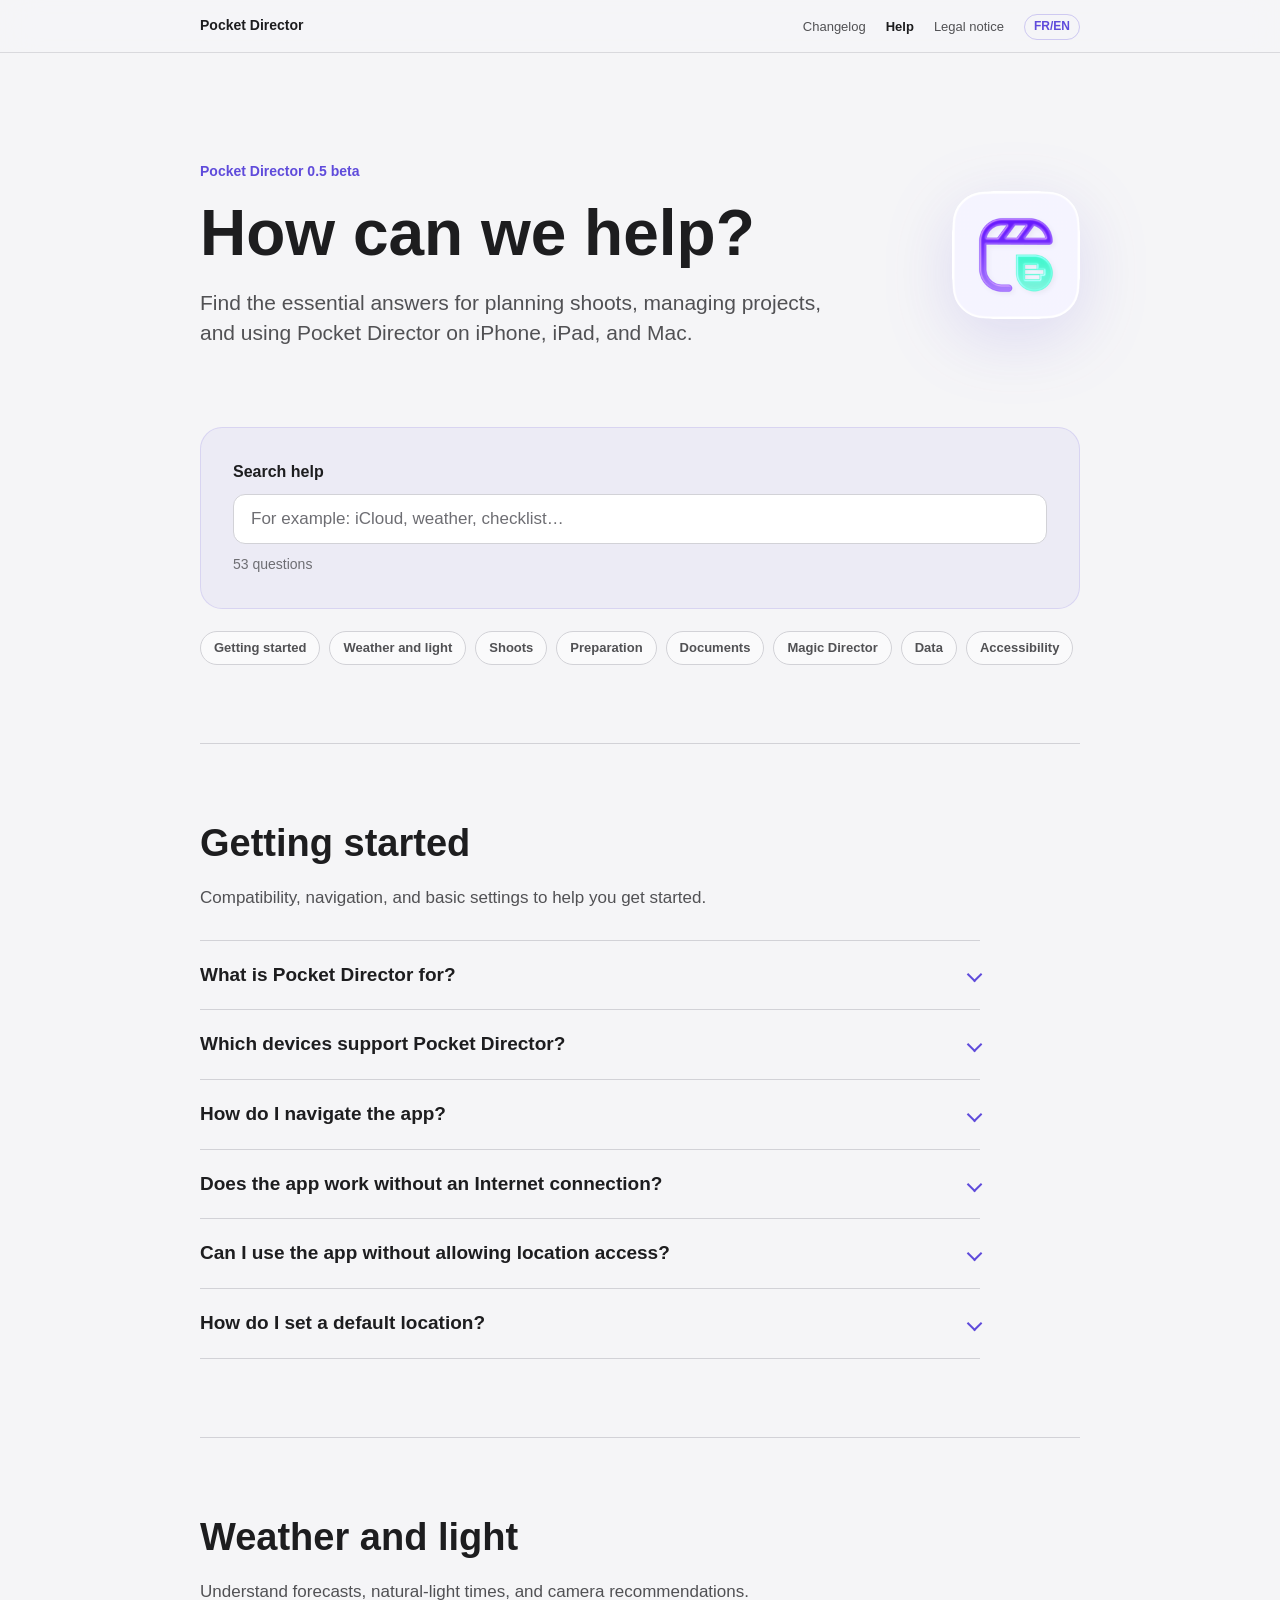
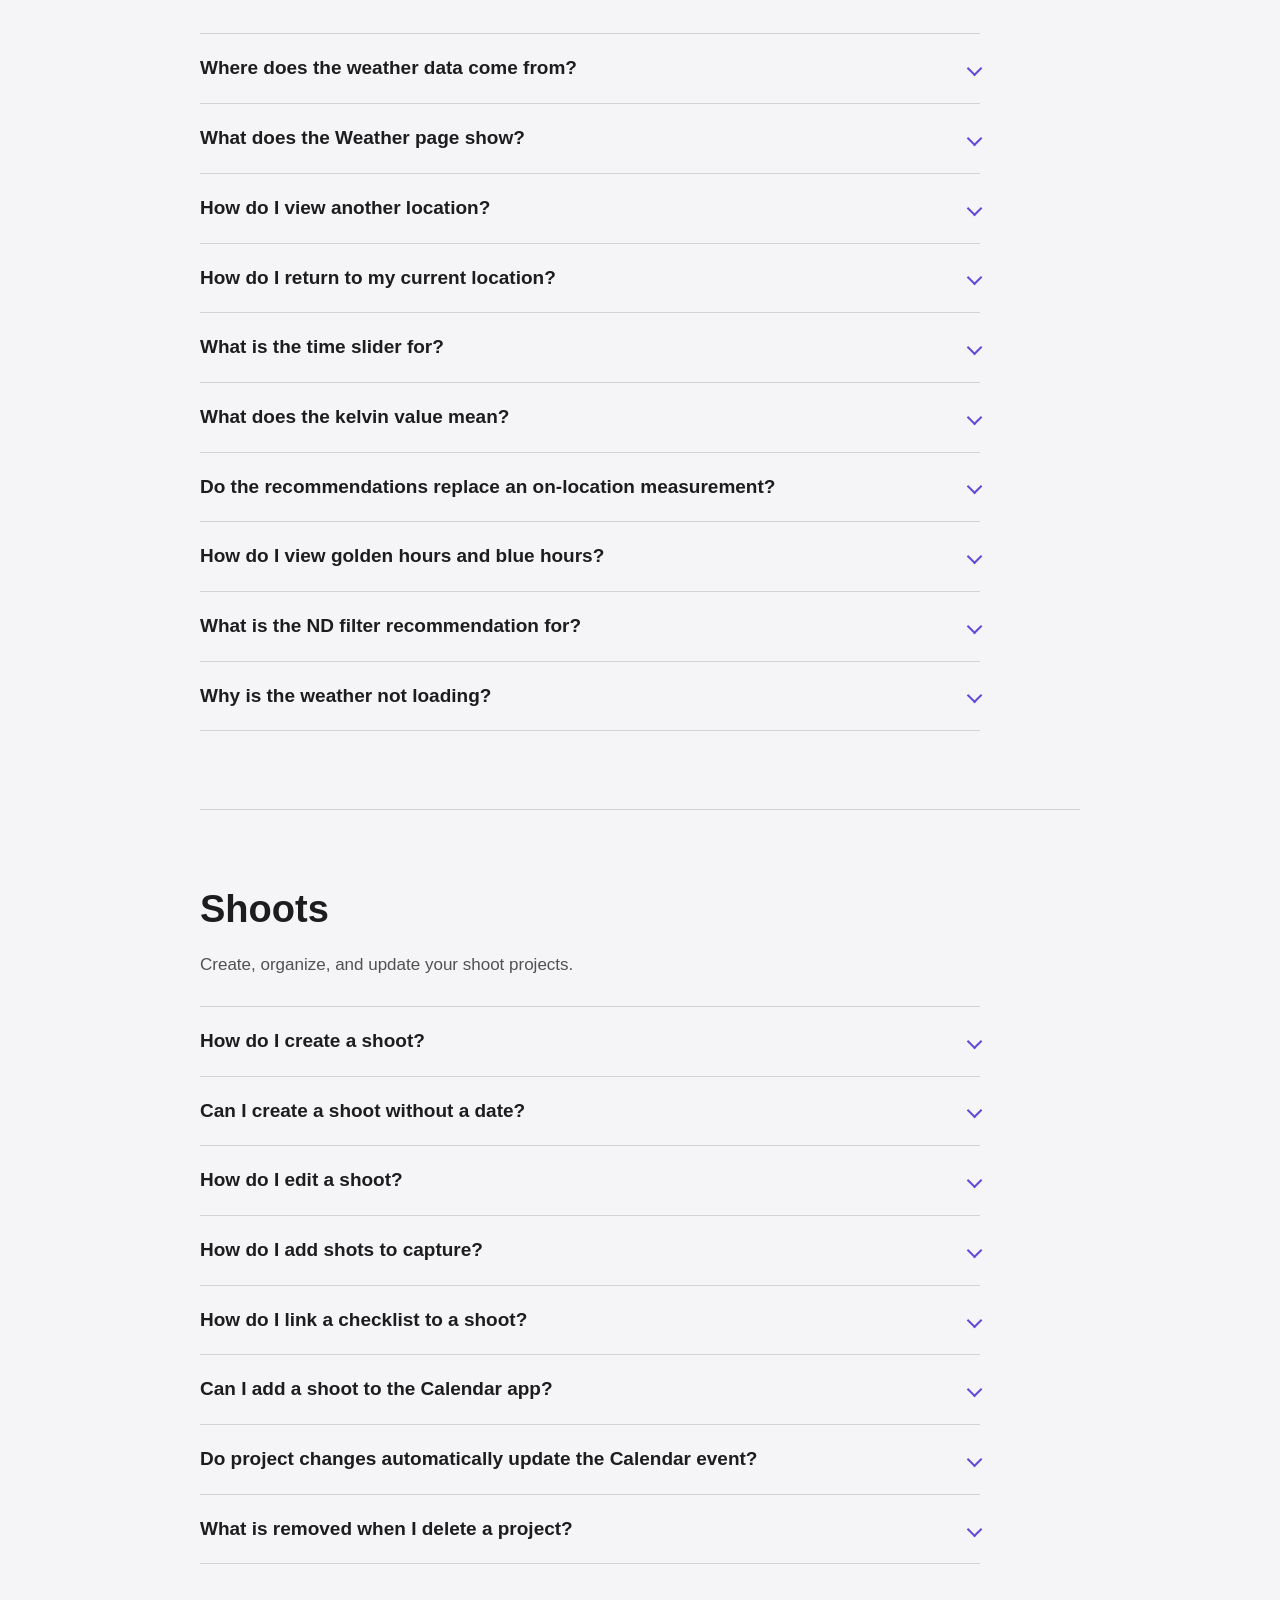
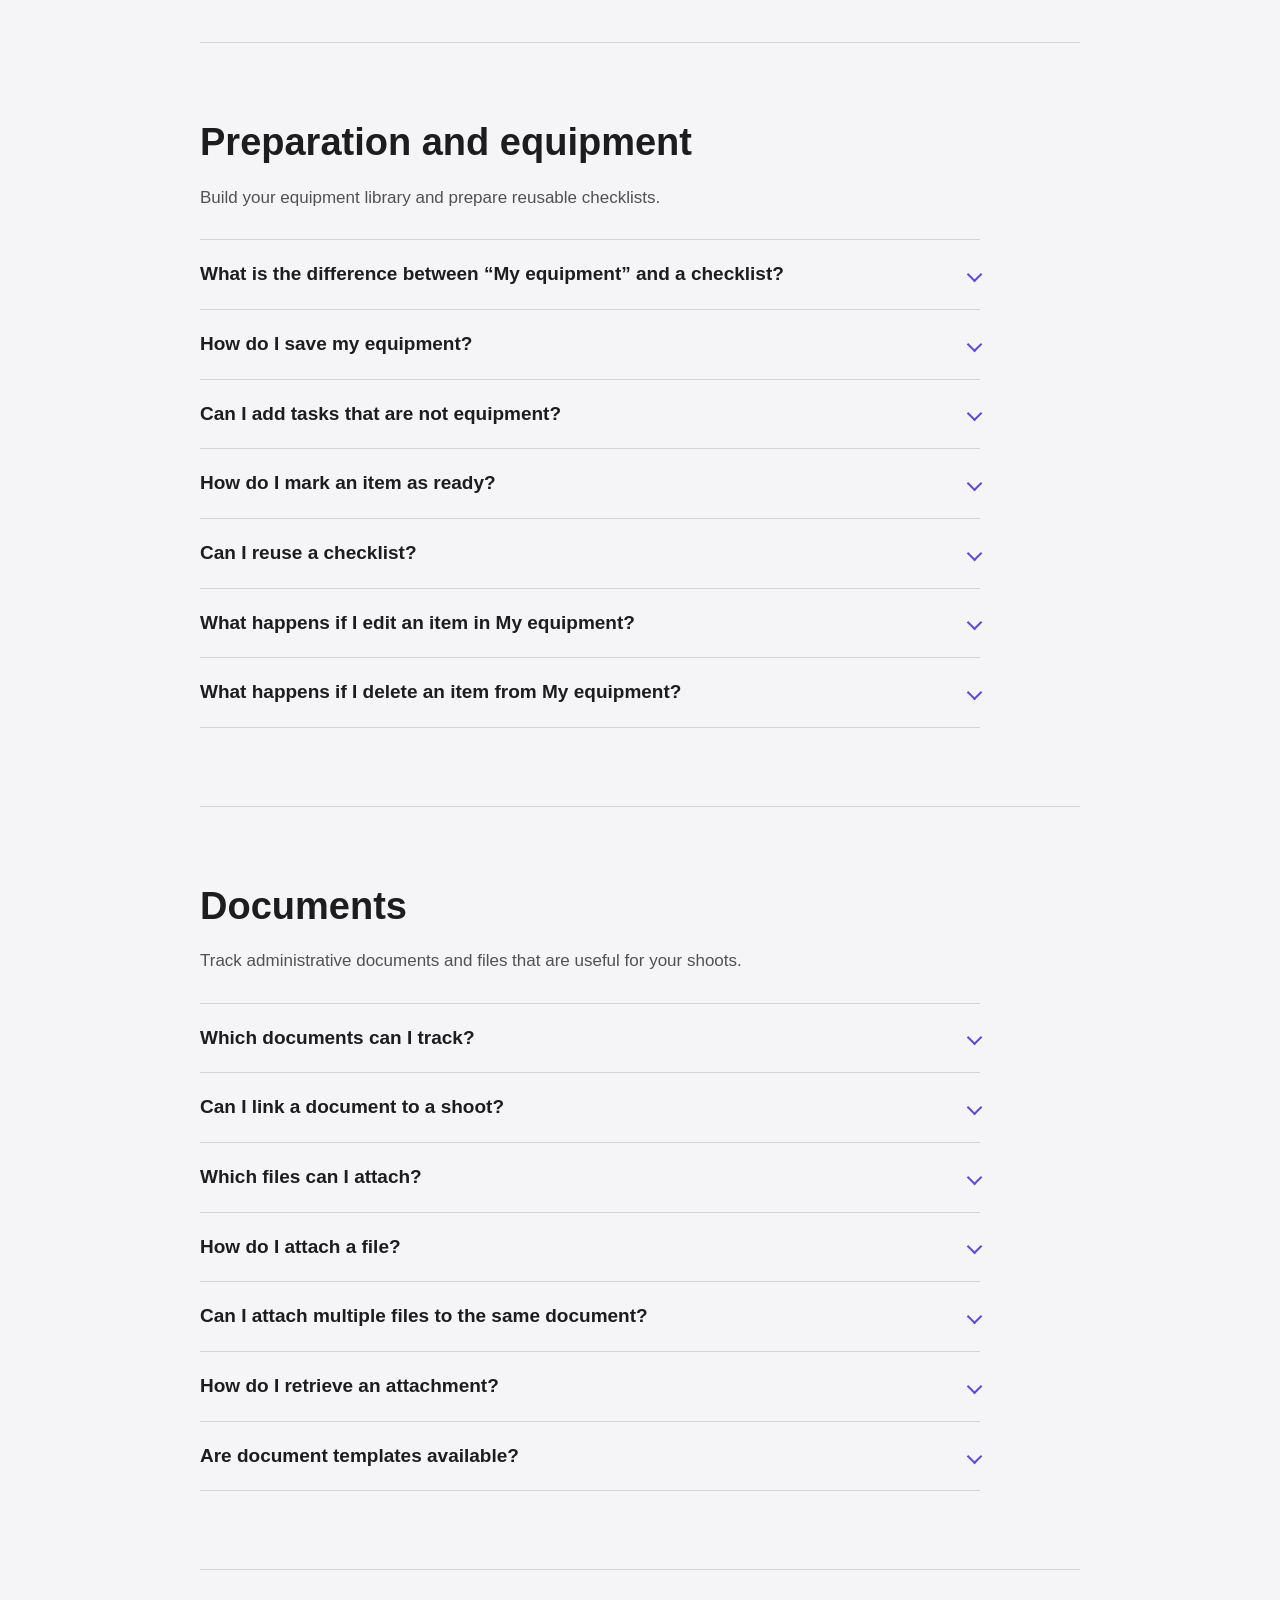
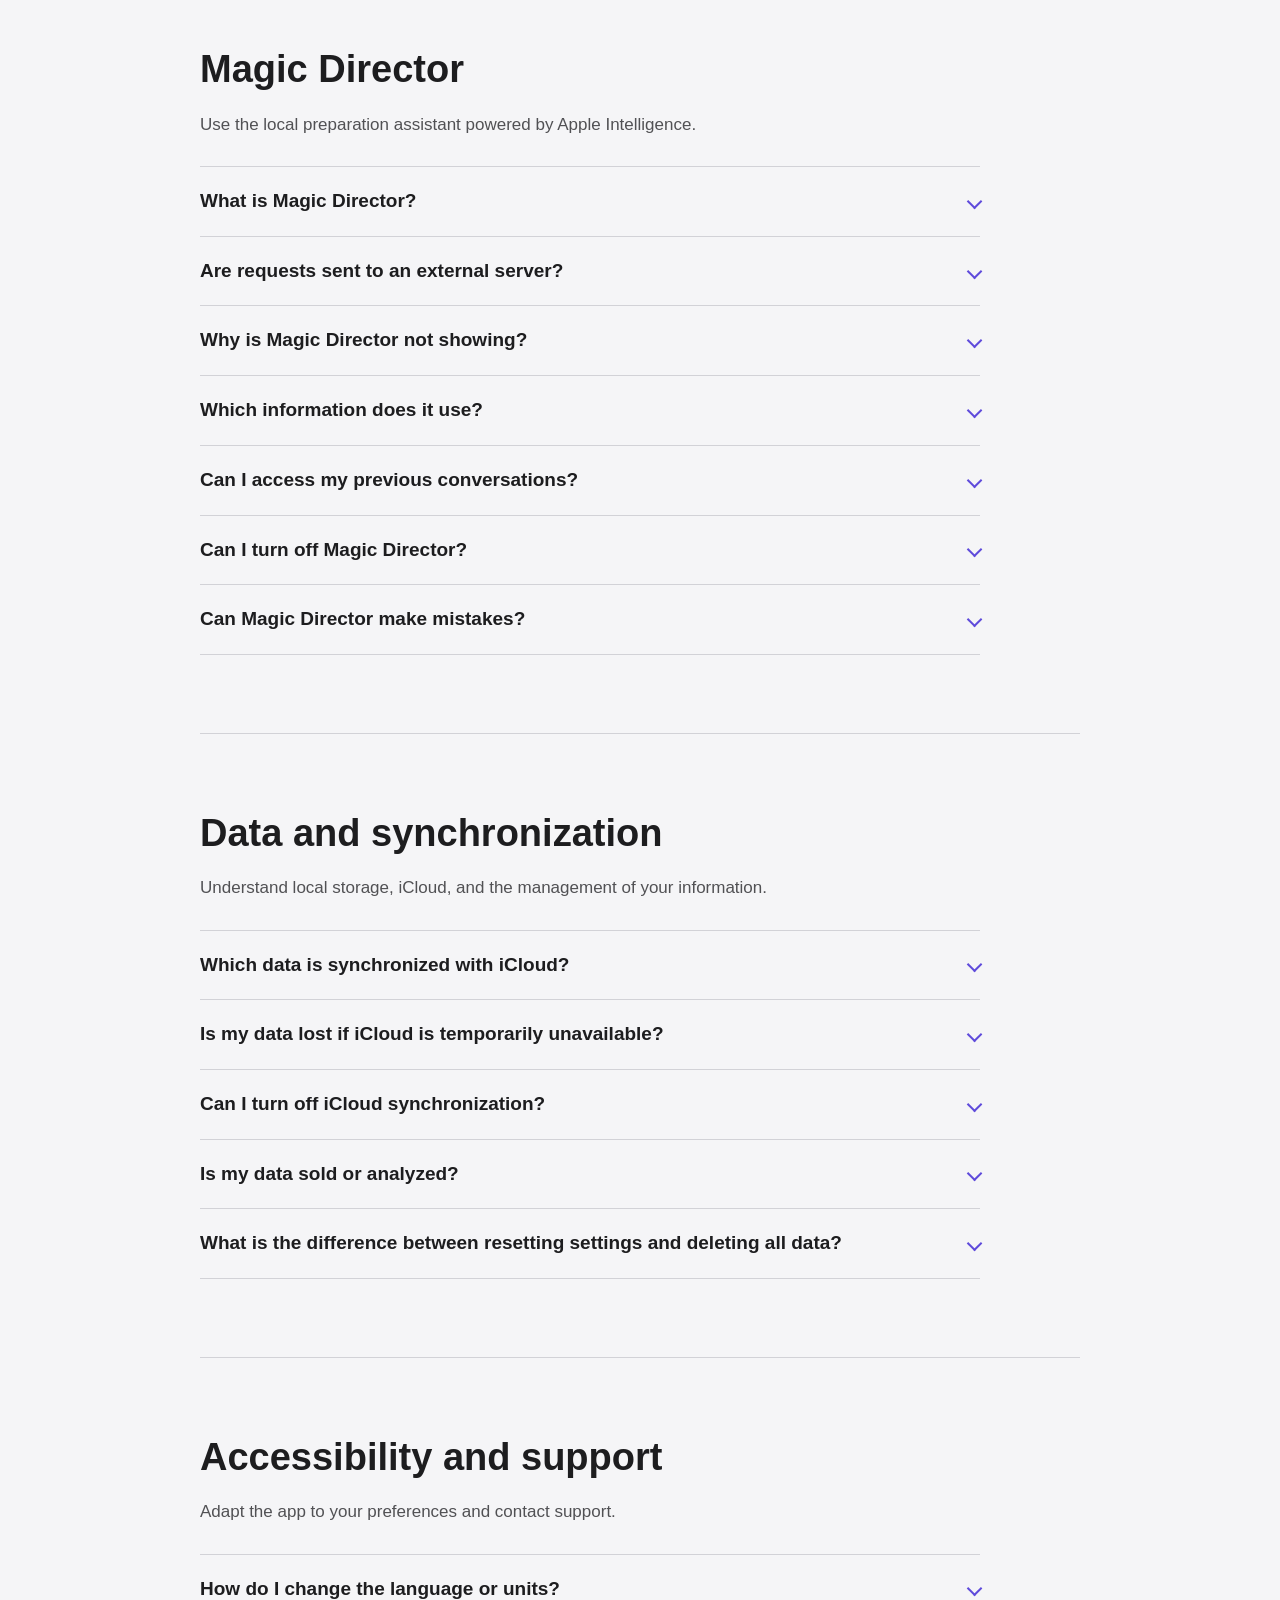
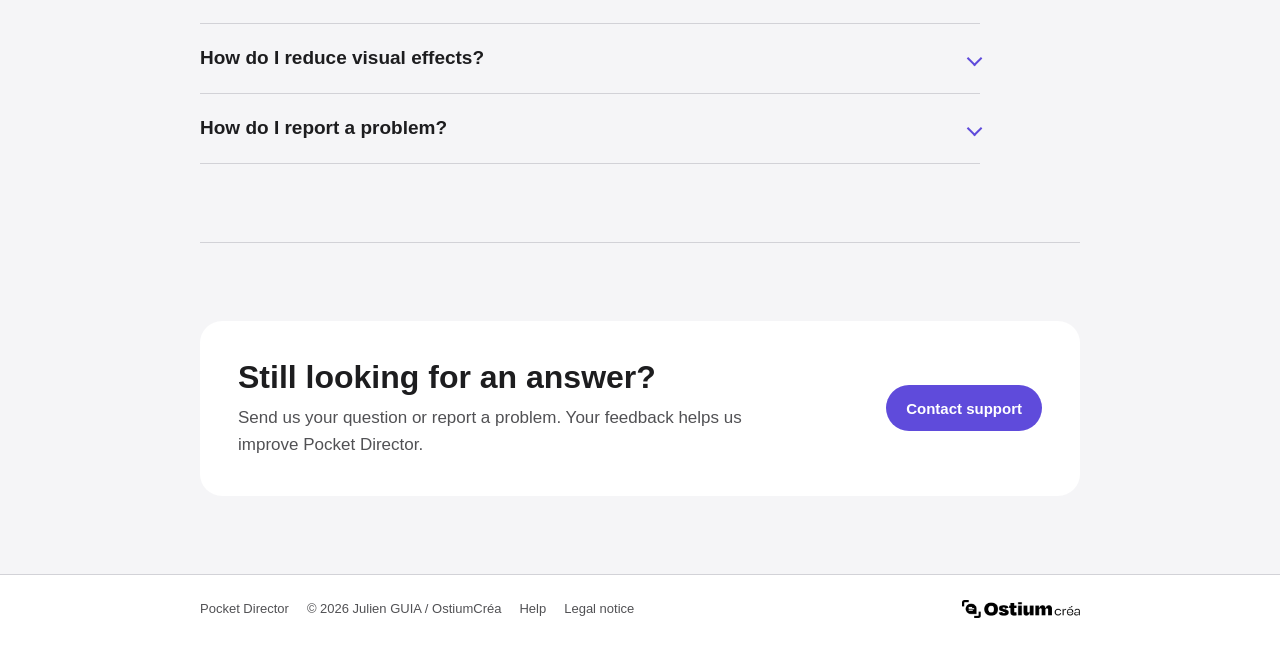
<file: help-en.html>
<!doctype html>
<html lang="en">
  <head>
    <meta charset="utf-8">
    <meta name="viewport" content="width=device-width, initial-scale=1">
    <meta
      name="description"
      content="Help and answers to frequently asked questions about Pocket Director for iPhone, iPad, and Mac."
    >
    <title>Pocket Director Help</title>
    <link rel="alternate" hreflang="fr" href="./help.html">
    <link rel="alternate" hreflang="en" href="./help-en.html">
    <link rel="stylesheet" href="./help.css">
  </head>
  <body>
    <header class="site-header">
      <nav class="site-nav" aria-label="Main navigation">
        <a class="product-name" href="./en.html">Pocket Director</a>
        <ul class="nav-links">
          <li><a href="./en.html#changelog">Changelog</a></li>
          <li><a href="./help-en.html" aria-current="page">Help</a></li>
          <li><a href="./legal.html#en">Legal notice</a></li>
          <li>
            <a
              class="language-switch"
              href="./help.html?lang=fr"
              aria-label="View help in French"
            >
              FR/EN
            </a>
          </li>
        </ul>
      </nav>
    </header>

    <main>
      <section class="help-hero" aria-labelledby="page-title">
        <div class="hero-copy">
          <p class="eyebrow">Pocket Director 0.5 beta</p>
          <h1 id="page-title">How can we help?</h1>
          <p class="hero-summary">
            Find the essential answers for planning shoots, managing projects, and using
            Pocket Director on iPhone, iPad, and Mac.
          </p>
        </div>
        <img
          class="hero-icon"
          src="./assets/pocket-director-app-source.png"
          width="128"
          height="128"
          alt=""
        >
      </section>

      <section class="help-tools" aria-labelledby="search-label">
        <div class="search-panel">
          <label class="search-label" id="search-label" for="faq-search">
            Search help
          </label>
          <input
            class="search-input"
            id="faq-search"
            type="search"
            placeholder="For example: iCloud, weather, checklist…"
            autocomplete="off"
            data-faq-search
          >
          <p
            class="search-status"
            aria-live="polite"
            data-search-status
            data-question-label="question"
            data-questions-label="questions"
            data-result-label="result"
            data-results-label="results"
          ></p>
        </div>

        <nav aria-label="Help categories">
          <ul class="category-nav">
            <li><a href="#getting-started">Getting started</a></li>
            <li><a href="#weather-light">Weather and light</a></li>
            <li><a href="#shoots">Shoots</a></li>
            <li><a href="#preparation">Preparation</a></li>
            <li><a href="#documents">Documents</a></li>
            <li><a href="#magic-director">Magic Director</a></li>
            <li><a href="#data">Data</a></li>
            <li><a href="#accessibility">Accessibility</a></li>
          </ul>
        </nav>
      </section>

      <section
        class="faq-category"
        id="getting-started"
        aria-labelledby="getting-started-title"
        data-faq-category
      >
        <h2 id="getting-started-title">Getting started</h2>
        <p class="category-intro">
          Compatibility, navigation, and basic settings to help you get started.
        </p>
        <div class="faq-list">
          <details class="faq-item" data-faq-item>
            <summary class="faq-question">What is Pocket Director for?</summary>
            <div class="faq-answer">
              <p>
                Pocket Director brings shoot preparation into one place: weather, light,
                white balance, projects, equipment, checklists, shot lists, and
                administrative documents.
              </p>
            </div>
          </details>
          <details class="faq-item" data-faq-item>
            <summary class="faq-question">
              Which devices support Pocket Director?
            </summary>
            <div class="faq-answer">
              <p>
                Pocket Director is available on iPhone and iPad with iOS/iPadOS 18 or
                later, and on Mac with macOS 14 or later.
              </p>
            </div>
          </details>
          <details class="faq-item" data-faq-item>
            <summary class="faq-question">How do I navigate the app?</summary>
            <div class="faq-answer">
              <p>
                On iPhone and iPad, use the Home, Weather, Shoots, Preparation, and
                Documents tabs. On Mac, these sections are available from the sidebar.
              </p>
            </div>
          </details>
          <details class="faq-item" data-faq-item>
            <summary class="faq-question">
              Does the app work without an Internet connection?
            </summary>
            <div class="faq-answer">
              <p>
                Yes. Projects, checklists, shot lists, and documents remain available
                offline. An Internet connection is required for weather, place search, and
                iCloud synchronization.
              </p>
            </div>
          </details>
          <details class="faq-item" data-faq-item>
            <summary class="faq-question">
              Can I use the app without allowing location access?
            </summary>
            <div class="faq-answer">
              <p>
                Yes. You can manually search for a city or address on the Weather page.
              </p>
            </div>
          </details>
          <details class="faq-item" data-faq-item>
            <summary class="faq-question">How do I set a default location?</summary>
            <div class="faq-answer">
              <p>
                Display a location on the Weather page, then use the pin button. This
                location will be used automatically the next time you open the app.
              </p>
            </div>
          </details>
        </div>
      </section>

      <section
        class="faq-category"
        id="weather-light"
        aria-labelledby="weather-light-title"
        data-faq-category
      >
        <h2 id="weather-light-title">Weather and light</h2>
        <p class="category-intro">
          Understand forecasts, natural-light times, and camera recommendations.
        </p>
        <div class="faq-list">
          <details class="faq-item" data-faq-item>
            <summary class="faq-question">Where does the weather data come from?</summary>
            <div class="faq-answer">
              <p>
                Weather forecasts and astronomical information are provided by Open-Meteo.
              </p>
            </div>
          </details>
          <details class="faq-item" data-faq-item>
            <summary class="faq-question">What does the Weather page show?</summary>
            <div class="faq-answer">
              <p>
                Temperature, humidity, cloud cover, sunrise and sunset, lighting
                conditions, and a white balance recommendation.
              </p>
            </div>
          </details>
          <details class="faq-item" data-faq-item>
            <summary class="faq-question">How do I view another location?</summary>
            <div class="faq-answer">
              <p>
                Enter a city or address in the search field, then select the location you
                want.
              </p>
            </div>
          </details>
          <details class="faq-item" data-faq-item>
            <summary class="faq-question">
              How do I return to my current location?
            </summary>
            <div class="faq-answer">
              <p>Use the location button next to the search field.</p>
            </div>
          </details>
          <details class="faq-item" data-faq-item>
            <summary class="faq-question">What is the time slider for?</summary>
            <div class="faq-answer">
              <p>
                It lets you preview weather and lighting conditions at different times of
                the day.
              </p>
            </div>
          </details>
          <details class="faq-item" data-faq-item>
            <summary class="faq-question">What does the kelvin value mean?</summary>
            <div class="faq-answer">
              <p>
                It is a white balance recommendation for your camera. Use it as a starting
                point for your on-location settings.
              </p>
            </div>
          </details>
          <details class="faq-item" data-faq-item>
            <summary class="faq-question">
              Do the recommendations replace an on-location measurement?
            </summary>
            <div class="faq-answer">
              <p>
                No. Actual conditions may vary depending on the light sources present at
                the shoot location. Checking conditions on location is still recommended.
              </p>
            </div>
          </details>
          <details class="faq-item" data-faq-item>
            <summary class="faq-question">
              How do I view golden hours and blue hours?
            </summary>
            <div class="faq-answer">
              <p>
                Use the “Golden hour” button on the Weather page to display the recommended
                times.
              </p>
            </div>
          </details>
          <details class="faq-item" data-faq-item>
            <summary class="faq-question">
              What is the ND filter recommendation for?
            </summary>
            <div class="faq-answer">
              <p>
                It indicates whether using an ND filter may be useful based on the observed
                lighting conditions.
              </p>
            </div>
          </details>
          <details class="faq-item" data-faq-item>
            <summary class="faq-question">Why is the weather not loading?</summary>
            <div class="faq-answer">
              <p>
                Check your Internet connection and try again. You can also manually search
                for another city.
              </p>
            </div>
          </details>
        </div>
      </section>

      <section
        class="faq-category"
        id="shoots"
        aria-labelledby="shoots-title"
        data-faq-category
      >
        <h2 id="shoots-title">Shoots</h2>
        <p class="category-intro">
          Create, organize, and update your shoot projects.
        </p>
        <div class="faq-list">
          <details class="faq-item" data-faq-item>
            <summary class="faq-question">How do I create a shoot?</summary>
            <div class="faq-answer">
              <p>
                Open the Shoots tab, then choose “New project.” Enter the information you
                want to include.
              </p>
            </div>
          </details>
          <details class="faq-item" data-faq-item>
            <summary class="faq-question">Can I create a shoot without a date?</summary>
            <div class="faq-answer">
              <p>Yes. The date is optional.</p>
            </div>
          </details>
          <details class="faq-item" data-faq-item>
            <summary class="faq-question">How do I edit a shoot?</summary>
            <div class="faq-answer">
              <p>Open its details, then select “Edit.”</p>
            </div>
          </details>
          <details class="faq-item" data-faq-item>
            <summary class="faq-question">How do I add shots to capture?</summary>
            <div class="faq-answer">
              <p>
                From the project details, open the Shot list section, then add the shots
                you want.
              </p>
            </div>
          </details>
          <details class="faq-item" data-faq-item>
            <summary class="faq-question">How do I link a checklist to a shoot?</summary>
            <div class="faq-answer">
              <p>
                Select an existing preparation when creating or editing the project.
              </p>
            </div>
          </details>
          <details class="faq-item" data-faq-item>
            <summary class="faq-question">
              Can I add a shoot to the Calendar app?
            </summary>
            <div class="faq-answer">
              <p>
                Yes. If the project has a date, you can add it to the Calendar app from its
                details.
              </p>
            </div>
          </details>
          <details class="faq-item" data-faq-item>
            <summary class="faq-question">
              Do project changes automatically update the Calendar event?
            </summary>
            <div class="faq-answer">
              <p>
                No. Changes made in Pocket Director do not automatically update an event
                that has already been created in Calendar.
              </p>
            </div>
          </details>
          <details class="faq-item" data-faq-item>
            <summary class="faq-question">
              What is removed when I delete a project?
            </summary>
            <div class="faq-answer">
              <p>
                Deleting removes the project and its associated information. Documents
                remain available in the Documents library.
              </p>
            </div>
          </details>
        </div>
      </section>

      <section
        class="faq-category"
        id="preparation"
        aria-labelledby="preparation-title"
        data-faq-category
      >
        <h2 id="preparation-title">Preparation and equipment</h2>
        <p class="category-intro">
          Build your equipment library and prepare reusable checklists.
        </p>
        <div class="faq-list">
          <details class="faq-item" data-faq-item>
            <summary class="faq-question">
              What is the difference between “My equipment” and a checklist?
            </summary>
            <div class="faq-answer">
              <p>
                My equipment represents the gear you regularly use. A checklist lets you
                select only the items needed for a specific shoot.
              </p>
            </div>
          </details>
          <details class="faq-item" data-faq-item>
            <summary class="faq-question">How do I save my equipment?</summary>
            <div class="faq-answer">
              <p>
                In Preparation, add a new item, then enter its name, category, and quantity.
              </p>
            </div>
          </details>
          <details class="faq-item" data-faq-item>
            <summary class="faq-question">
              Can I add tasks that are not equipment?
            </summary>
            <div class="faq-answer">
              <p>
                Yes. A checklist can also include actions to complete before a shoot.
              </p>
            </div>
          </details>
          <details class="faq-item" data-faq-item>
            <summary class="faq-question">How do I mark an item as ready?</summary>
            <div class="faq-answer">
              <p>
                Tap or click the circle in front of its name to mark it as ready.
              </p>
            </div>
          </details>
          <details class="faq-item" data-faq-item>
            <summary class="faq-question">Can I reuse a checklist?</summary>
            <div class="faq-answer">
              <p>
                Yes. A checklist can be duplicated and used as the starting point for
                another shoot.
              </p>
            </div>
          </details>
          <details class="faq-item" data-faq-item>
            <summary class="faq-question">
              What happens if I edit an item in My equipment?
            </summary>
            <div class="faq-answer">
              <p>
                Checklists that use this equipment are updated automatically.
              </p>
            </div>
          </details>
          <details class="faq-item" data-faq-item>
            <summary class="faq-question">
              What happens if I delete an item from My equipment?
            </summary>
            <div class="faq-answer">
              <p>It is removed from every checklist where it was used.</p>
            </div>
          </details>
        </div>
      </section>

      <section
        class="faq-category"
        id="documents"
        aria-labelledby="documents-title"
        data-faq-category
      >
        <h2 id="documents-title">Documents</h2>
        <p class="category-intro">
          Track administrative documents and files that are useful for your shoots.
        </p>
        <div class="faq-list">
          <details class="faq-item" data-faq-item>
            <summary class="faq-question">Which documents can I track?</summary>
            <div class="faq-answer">
              <p>
                Filming permits, authorizations, image releases, contracts, insurance,
                call sheets, and any other document useful for preparation.
              </p>
            </div>
          </details>
          <details class="faq-item" data-faq-item>
            <summary class="faq-question">Can I link a document to a shoot?</summary>
            <div class="faq-answer">
              <p>Yes. Each document can be linked to a specific project.</p>
            </div>
          </details>
          <details class="faq-item" data-faq-item>
            <summary class="faq-question">Which files can I attach?</summary>
            <div class="faq-answer">
              <p>PDF and Microsoft Word files (.doc and .docx) are supported.</p>
            </div>
          </details>
          <details class="faq-item" data-faq-item>
            <summary class="faq-question">How do I attach a file?</summary>
            <div class="faq-answer">
              <p>
                Use the “Attach” action on iPhone and iPad, or drag and drop the file on
                Mac.
              </p>
            </div>
          </details>
          <details class="faq-item" data-faq-item>
            <summary class="faq-question">
              Can I attach multiple files to the same document?
            </summary>
            <div class="faq-answer">
              <p>No. Each document can have one attachment at a time.</p>
            </div>
          </details>
          <details class="faq-item" data-faq-item>
            <summary class="faq-question">How do I retrieve an attachment?</summary>
            <div class="faq-answer">
              <p>
                Use the share action on iPhone and iPad or the download option on Mac.
              </p>
            </div>
          </details>
          <details class="faq-item" data-faq-item>
            <summary class="faq-question">Are document templates available?</summary>
            <div class="faq-answer">
              <p>
                Yes. Several templates are available on Mac to speed up the administrative
                preparation of a shoot.
              </p>
            </div>
          </details>
        </div>
      </section>

      <section
        class="faq-category"
        id="magic-director"
        aria-labelledby="magic-director-title"
        data-faq-category
      >
        <h2 id="magic-director-title">Magic Director</h2>
        <p class="category-intro">
          Use the local preparation assistant powered by Apple Intelligence.
        </p>
        <div class="faq-list">
          <details class="faq-item" data-faq-item>
            <summary class="faq-question">What is Magic Director?</summary>
            <div class="faq-answer">
              <p>
                Magic Director is a preparation assistant that can suggest ideas, angles,
                alternatives, and points to watch based on your shoot.
              </p>
            </div>
          </details>
          <details class="faq-item" data-faq-item>
            <summary class="faq-question">
              Are requests sent to an external server?
            </summary>
            <div class="faq-answer">
              <p>
                No. Magic Director runs directly on your device using Apple Intelligence.
              </p>
            </div>
          </details>
          <details class="faq-item" data-faq-item>
            <summary class="faq-question">Why is Magic Director not showing?</summary>
            <div class="faq-answer">
              <p>
                This feature requires a device that supports Apple Intelligence and a
                compatible version of iOS, iPadOS, or macOS.
              </p>
            </div>
          </details>
          <details class="faq-item" data-faq-item>
            <summary class="faq-question">Which information does it use?</summary>
            <div class="faq-answer">
              <p>
                Depending on the context, Magic Director may use your question, the
                displayed location, the weather, your shoots, or the selected checklist.
              </p>
            </div>
          </details>
          <details class="faq-item" data-faq-item>
            <summary class="faq-question">
              Can I access my previous conversations?
            </summary>
            <div class="faq-answer">
              <p>Yes. Your conversation history is available from the Home screen.</p>
            </div>
          </details>
          <details class="faq-item" data-faq-item>
            <summary class="faq-question">Can I turn off Magic Director?</summary>
            <div class="faq-answer">
              <p>Yes. This feature can be disabled in the app settings.</p>
            </div>
          </details>
          <details class="faq-item" data-faq-item>
            <summary class="faq-question">Can Magic Director make mistakes?</summary>
            <div class="faq-answer">
              <p>
                Yes. Generated suggestions are intended to assist with shoot preparation
                and do not replace the judgment of the director or technical crew.
              </p>
            </div>
          </details>
        </div>
      </section>

      <section
        class="faq-category"
        id="data"
        aria-labelledby="data-title"
        data-faq-category
      >
        <h2 id="data-title">Data and synchronization</h2>
        <p class="category-intro">
          Understand local storage, iCloud, and the management of your information.
        </p>
        <div class="faq-list">
          <details class="faq-item" data-faq-item>
            <summary class="faq-question">Which data is synchronized with iCloud?</summary>
            <div class="faq-answer">
              <p>
                Shoots, shot lists, preparations, equipment, documents, and Magic Director
                history can be synchronized through iCloud.
              </p>
            </div>
          </details>
          <details class="faq-item" data-faq-item>
            <summary class="faq-question">
              Is my data lost if iCloud is temporarily unavailable?
            </summary>
            <div class="faq-answer">
              <p>No. A local copy remains stored on your device.</p>
            </div>
          </details>
          <details class="faq-item" data-faq-item>
            <summary class="faq-question">
              Can I turn off iCloud synchronization?
            </summary>
            <div class="faq-answer">
              <p>Yes. It can be disabled in the app settings.</p>
            </div>
          </details>
          <details class="faq-item" data-faq-item>
            <summary class="faq-question">Is my data sold or analyzed?</summary>
            <div class="faq-answer">
              <p>
                No. Pocket Director contains no advertising system and does not sell user
                data.
              </p>
            </div>
          </details>
          <details class="faq-item" data-faq-item>
            <summary class="faq-question">
              What is the difference between resetting settings and deleting all data?
            </summary>
            <div class="faq-answer">
              <p>
                Resetting restores only the app preferences. Deleting data erases your
                saved information.
              </p>
            </div>
          </details>
        </div>
      </section>

      <section
        class="faq-category"
        id="accessibility"
        aria-labelledby="accessibility-title"
        data-faq-category
      >
        <h2 id="accessibility-title">Accessibility and support</h2>
        <p class="category-intro">
          Adapt the app to your preferences and contact support.
        </p>
        <div class="faq-list">
          <details class="faq-item" data-faq-item>
            <summary class="faq-question">
              How do I change the language or units?
            </summary>
            <div class="faq-answer">
              <p>
                Pocket Director supports multiple languages as well as 12-hour / 24-hour
                time and °C / °F formats. These options are available in Settings.
              </p>
            </div>
          </details>
          <details class="faq-item" data-faq-item>
            <summary class="faq-question">How do I reduce visual effects?</summary>
            <div class="faq-answer">
              <p>
                The accessibility settings let you reduce animations and certain visual
                effects.
              </p>
            </div>
          </details>
          <details class="faq-item" data-faq-item>
            <summary class="faq-question">How do I report a problem?</summary>
            <div class="faq-answer">
              <p>
                Use the “Report a problem” option in the app settings to contact support.
              </p>
            </div>
          </details>
        </div>
      </section>

      <p class="no-results" data-no-results hidden>
        No results found. Try another keyword or browse the categories above.
      </p>

      <section class="support-section" aria-labelledby="support-title">
        <div class="support-card">
          <div class="support-copy">
            <h2 id="support-title">Still looking for an answer?</h2>
            <p>
              Send us your question or report a problem. Your feedback helps us improve
              Pocket Director.
            </p>
          </div>
          <a
            class="support-button"
            href="https://docs.google.com/forms/d/e/1FAIpQLSev2VL2R9jbj6y2UH0kJrRvevvztsZplIXH4ryHB8KrhnlbXQ/viewform"
          >
            Contact support
          </a>
        </div>
      </section>
    </main>

    <footer>
      <div class="footer-inner">
        <div class="footer-copy">
          <p>Pocket Director</p>
          <p>© 2026 Julien GUIA / OstiumCréa</p>
          <p><a href="./help-en.html">Help</a></p>
          <p><a href="./legal.html#en">Legal notice</a></p>
        </div>
        <a class="footer-logo-link" href="https://ostiumcrea.fr" aria-label="OstiumCréa website">
          <img
            class="footer-logo"
            src="./assets/ostiumcrea-logo.png"
            width="720"
            height="114"
            alt="OstiumCréa"
          >
        </a>
      </div>
    </footer>

    <script src="./help.js"></script>
  </body>
</html>
</file>
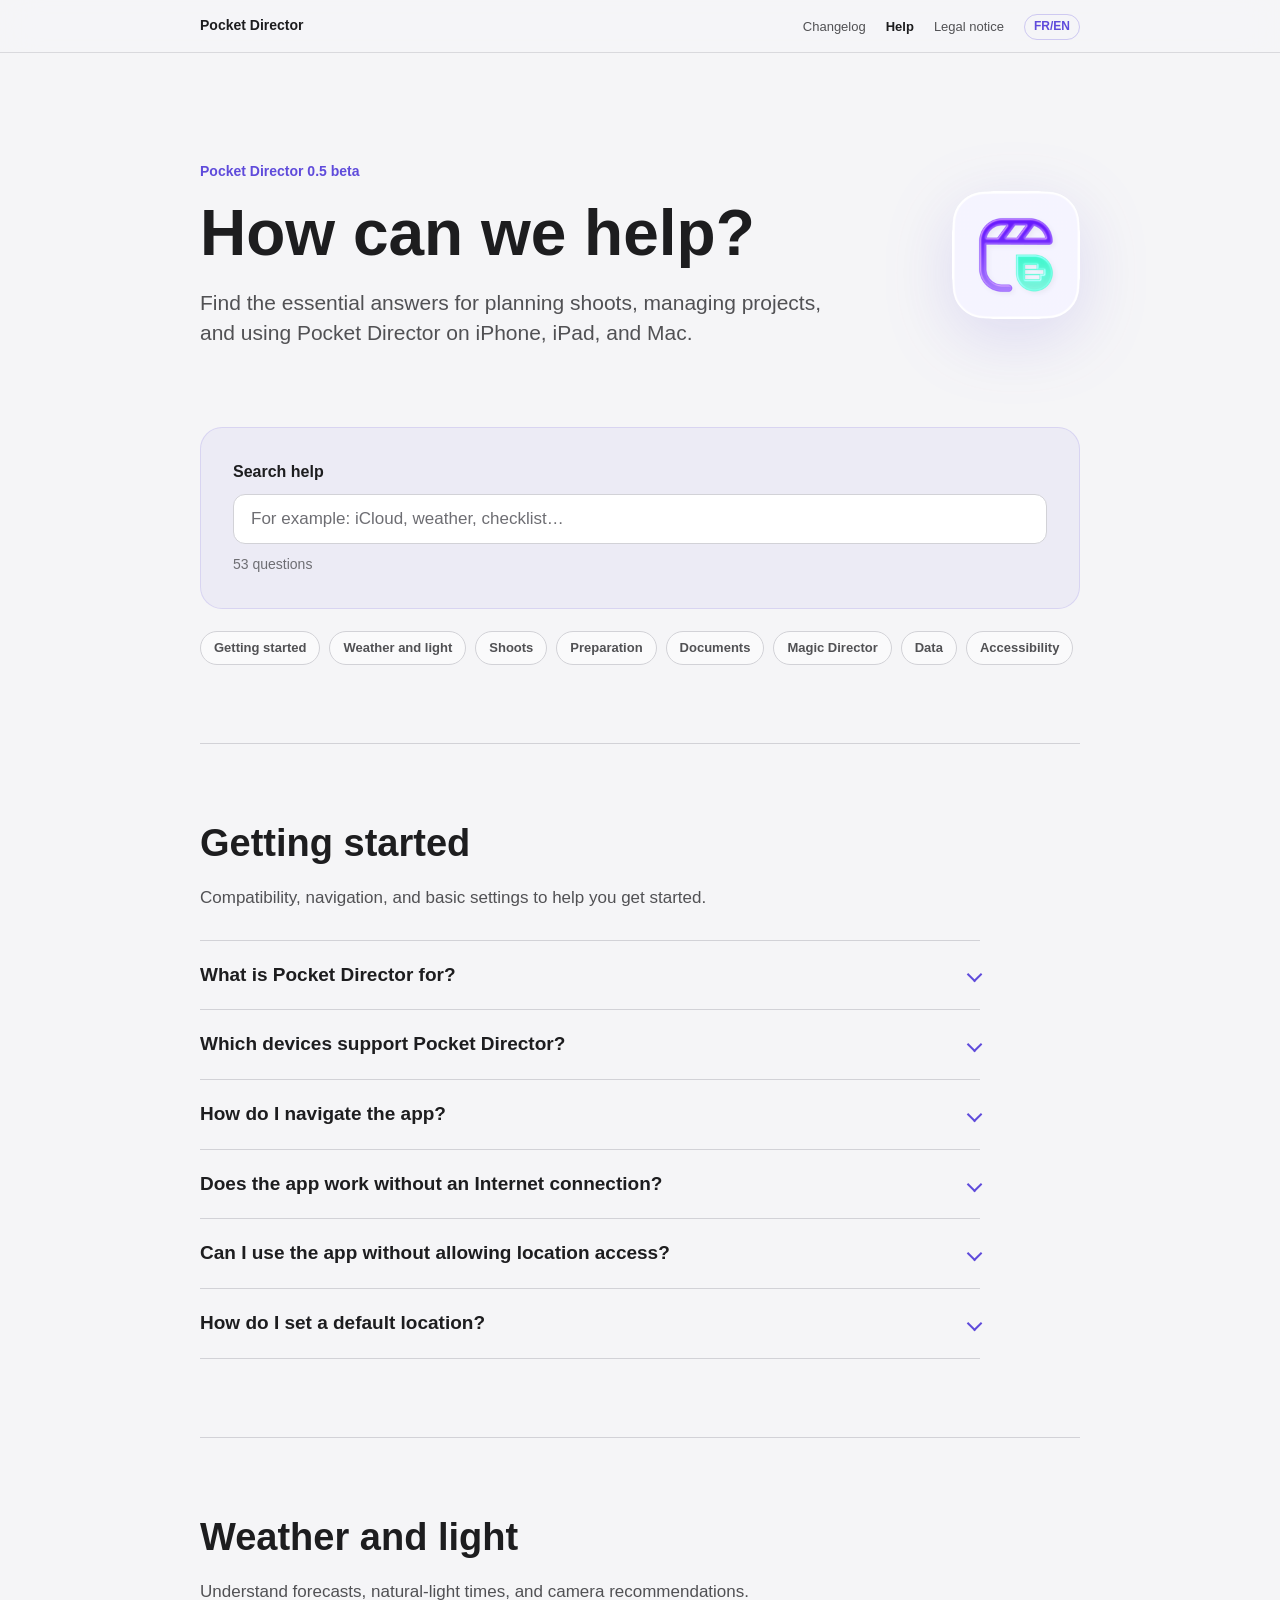
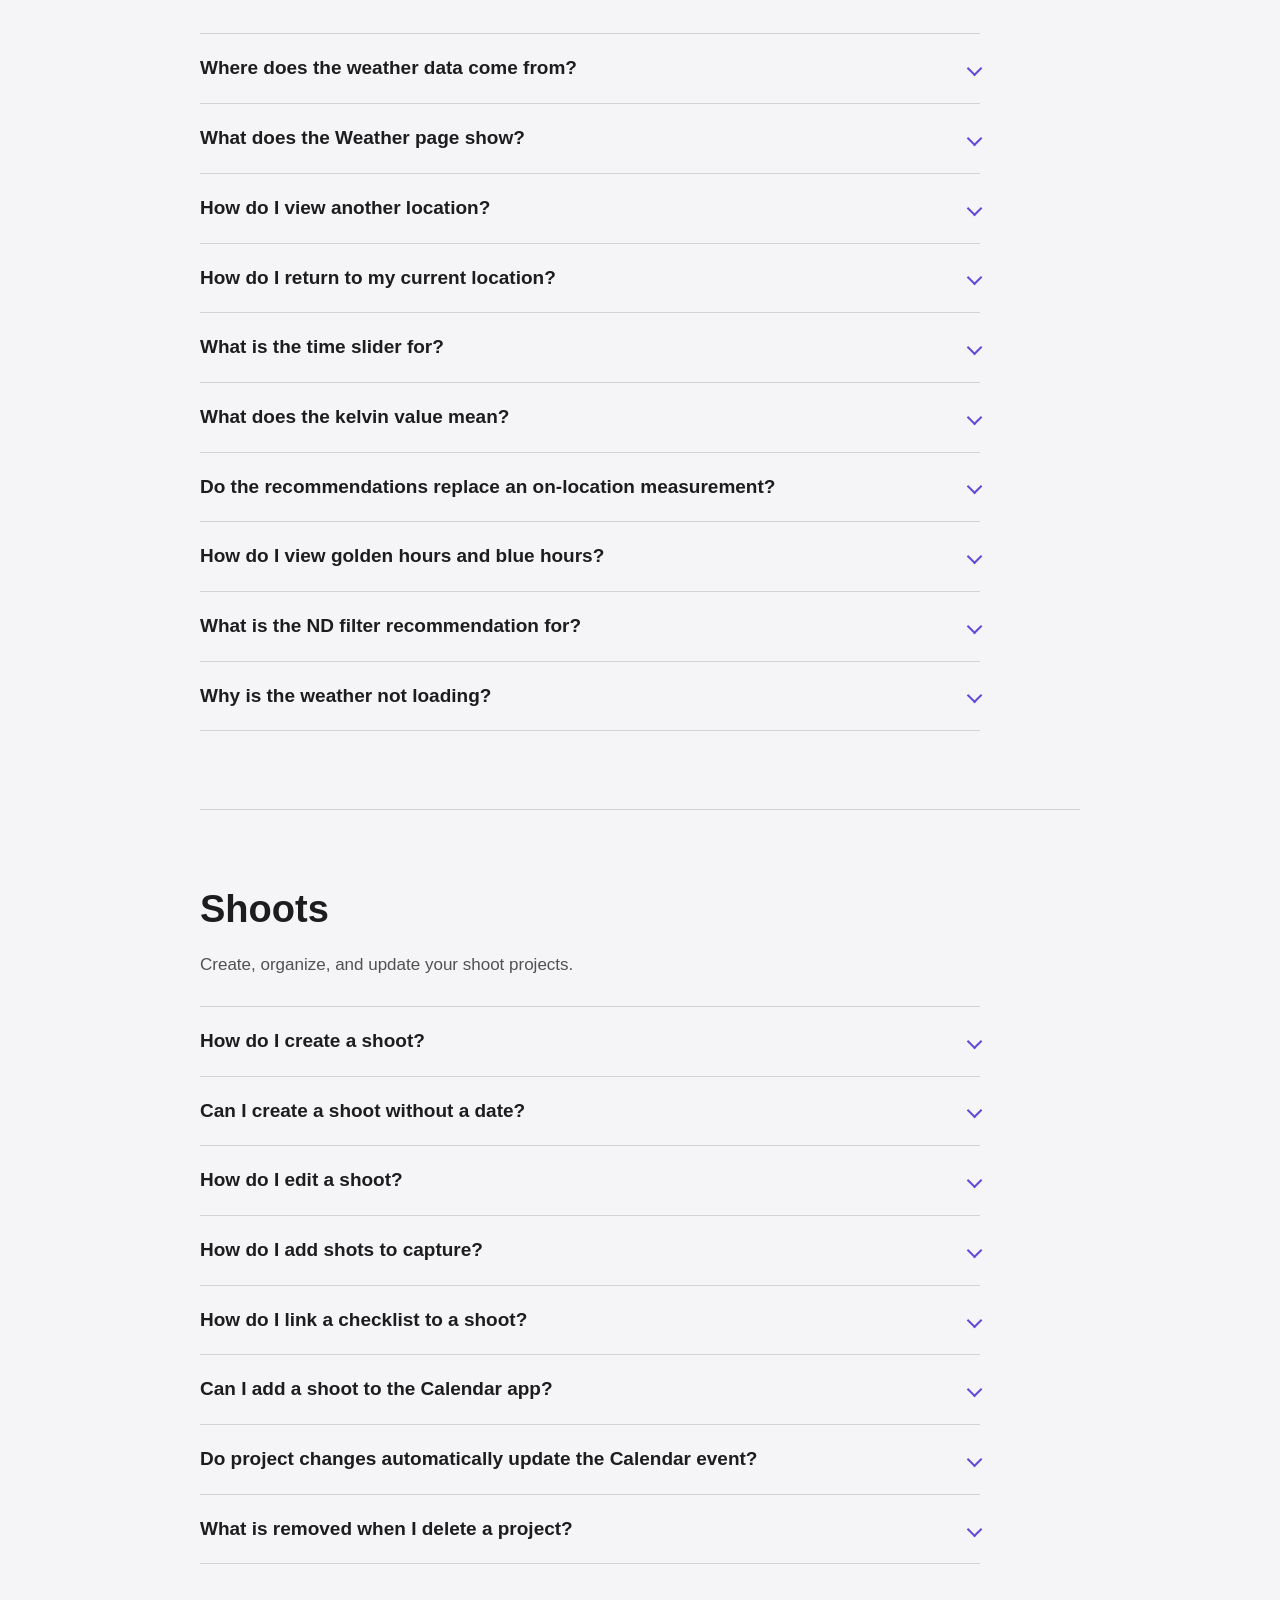
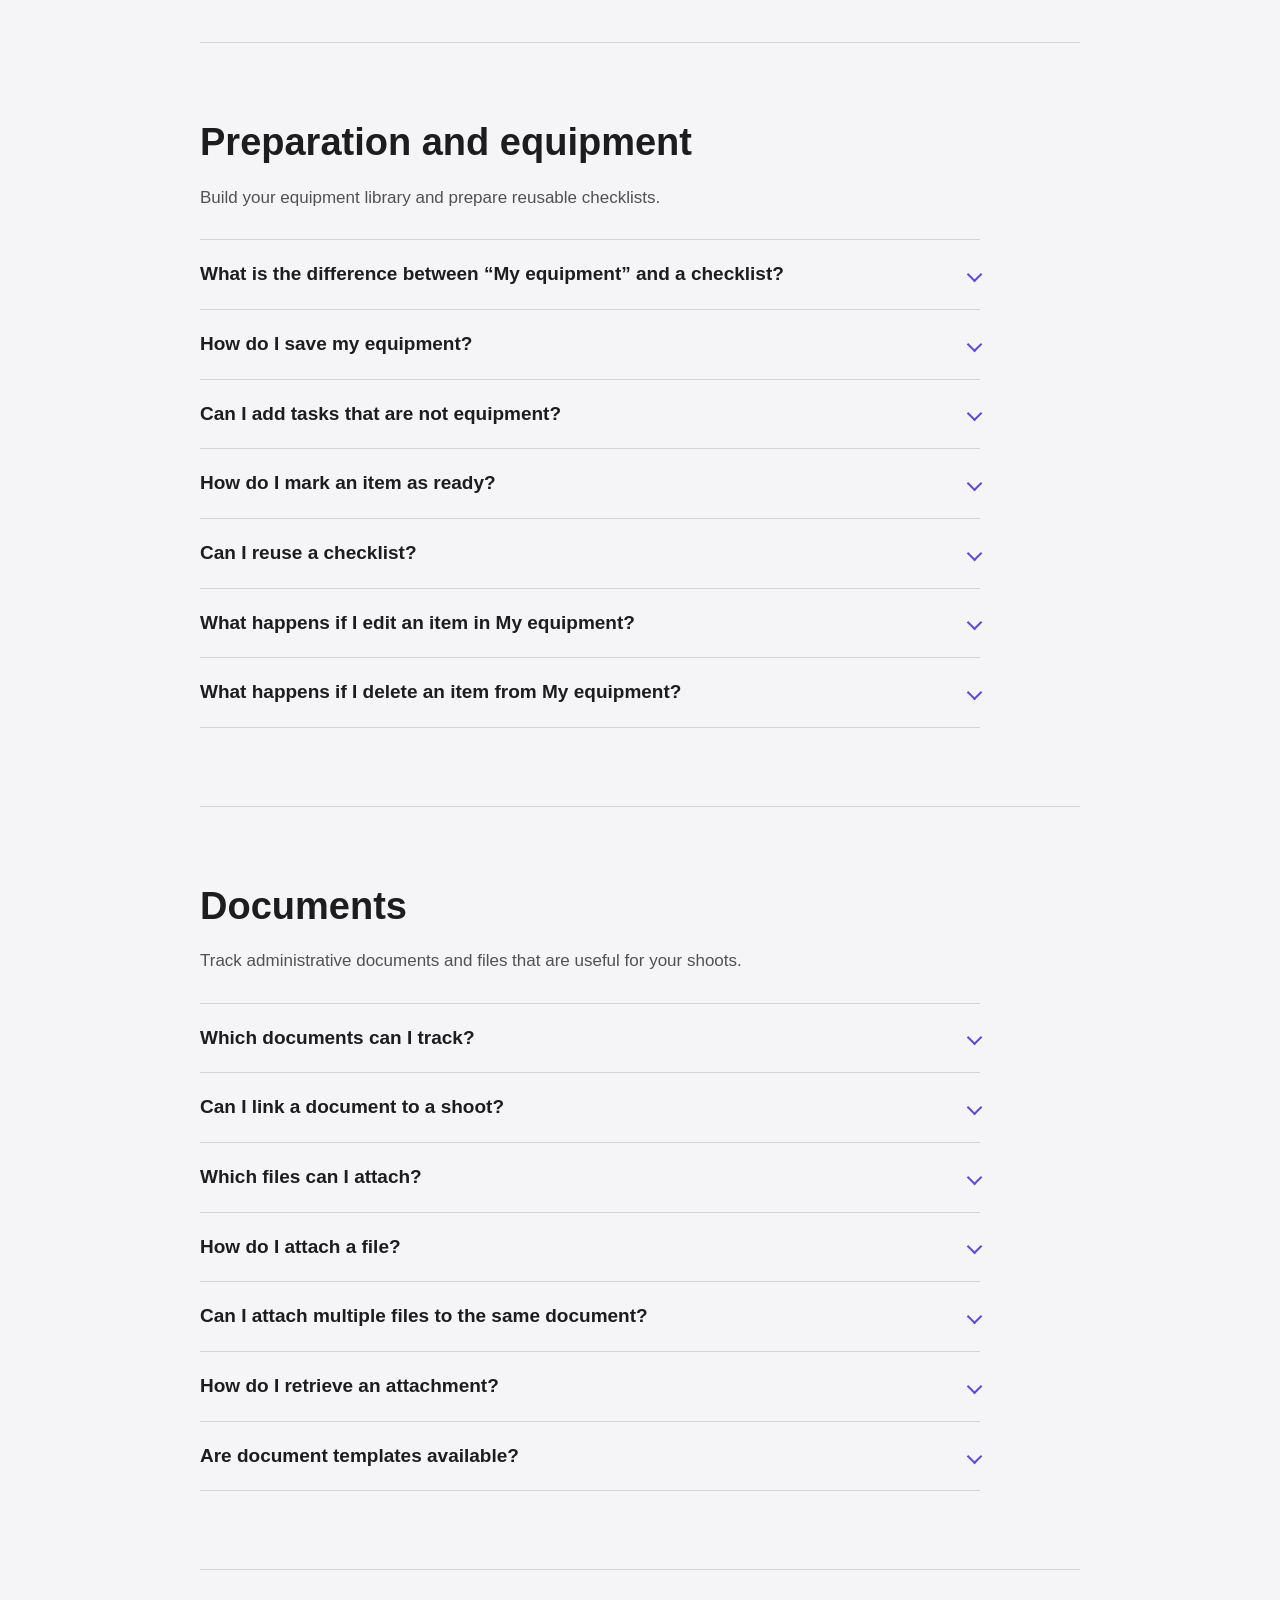
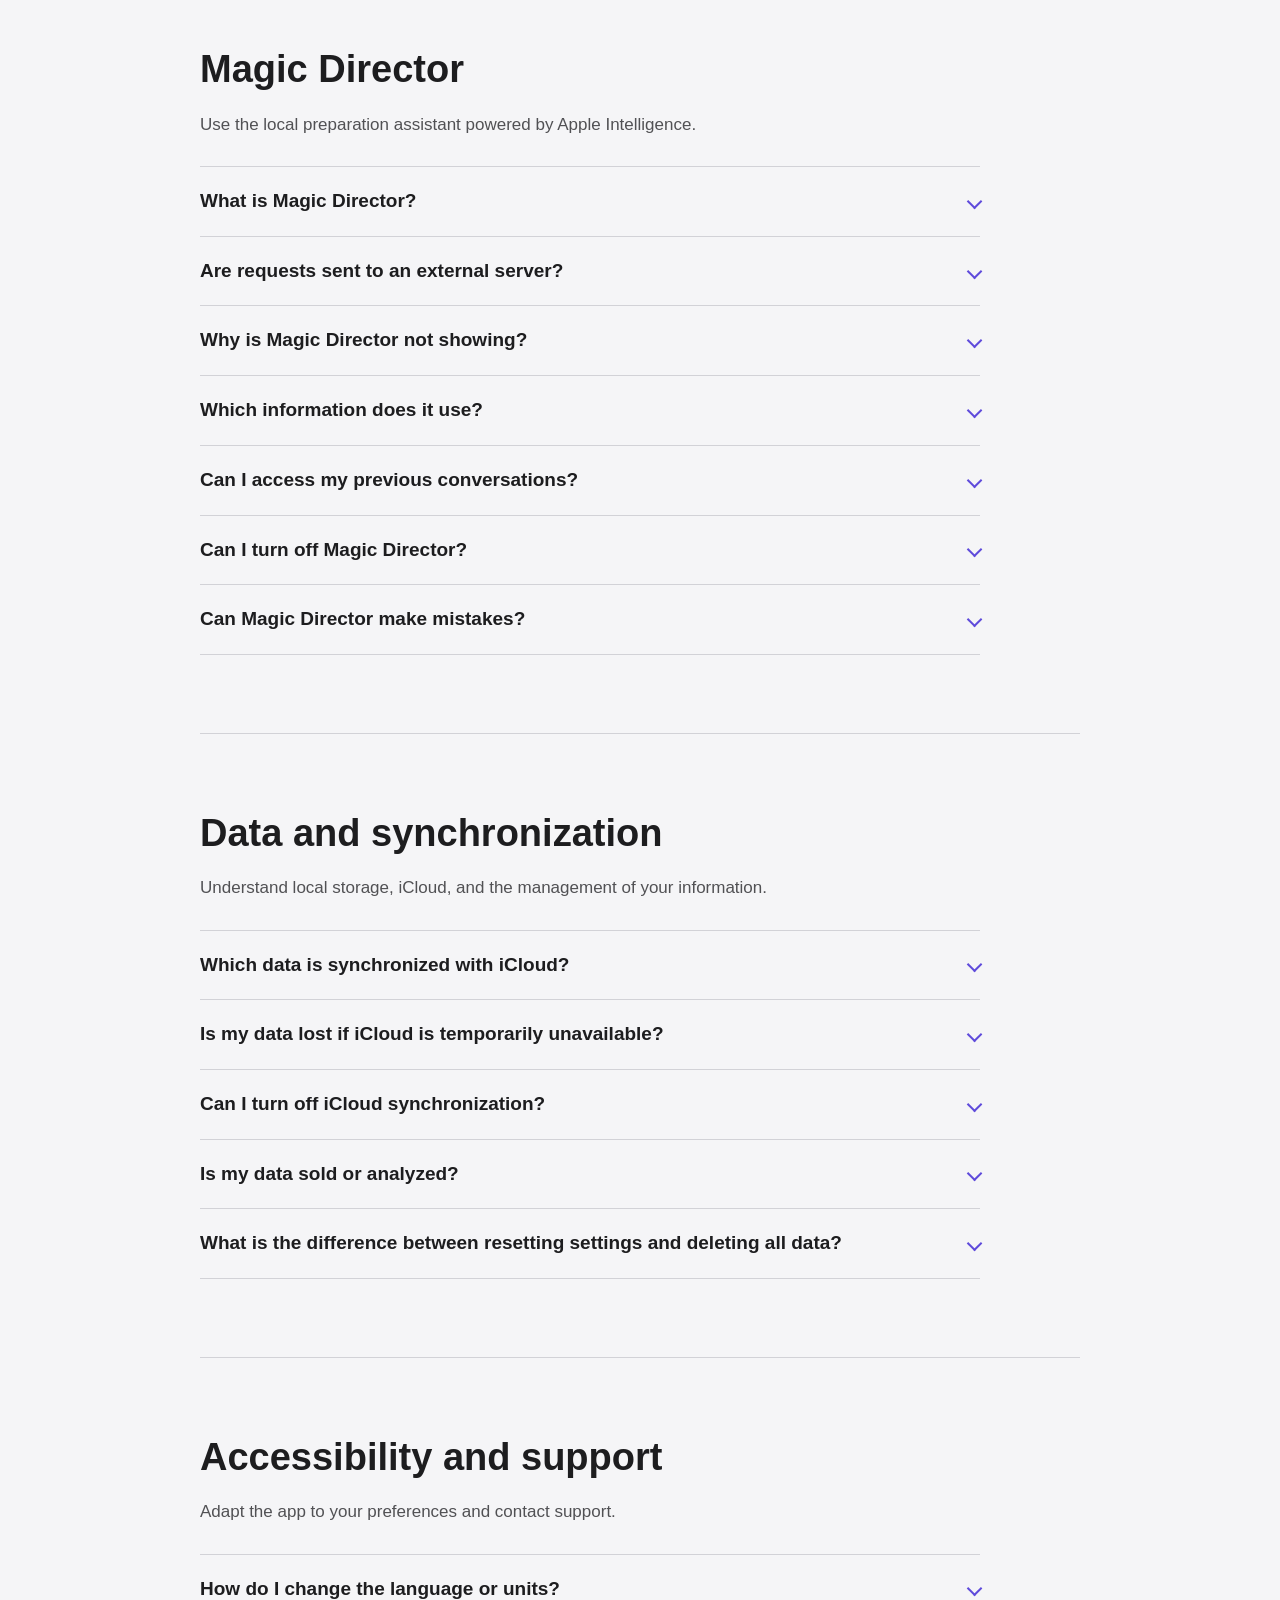
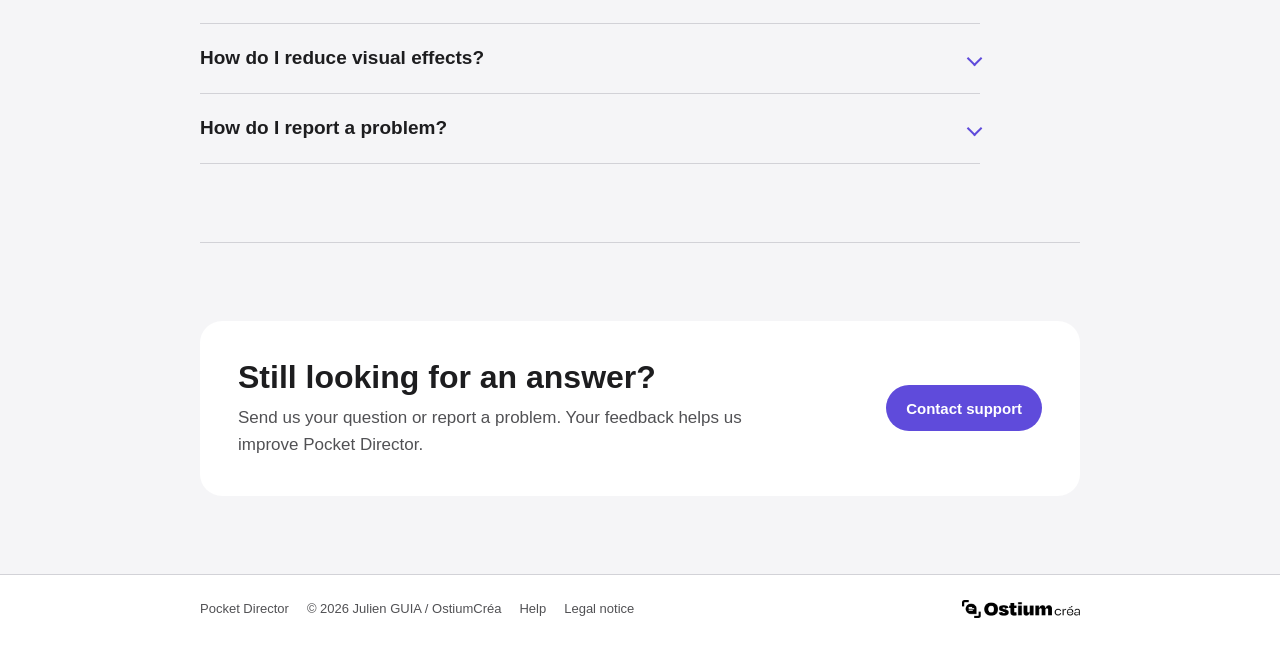
<file: help.html>
<!doctype html>
<html lang="fr">
  <head>
    <meta charset="utf-8">
    <meta name="viewport" content="width=device-width, initial-scale=1">
    <meta
      name="description"
      content="Aide et réponses aux questions fréquentes sur Pocket Director pour iPhone, iPad et Mac."
    >
    <title>Aide Pocket Director</title>
    <link rel="alternate" hreflang="fr" href="./help.html">
    <link rel="alternate" hreflang="en" href="./help-en.html">
    <link rel="stylesheet" href="./help.css">
    <script>
      (() => {
        const preferredLanguage =
          (navigator.languages && navigator.languages[0]) || navigator.language || "";
        const primaryLanguage = preferredLanguage.split("-")[0].toLowerCase();
        const searchParams = new URLSearchParams(window.location.search);
        const keepFrench = searchParams.get("lang") === "fr";

        if (!keepFrench && primaryLanguage && primaryLanguage !== "fr") {
          window.location.replace("./help-en.html");
        }
      })();
    </script>
  </head>
  <body>
    <header class="site-header">
      <nav class="site-nav" aria-label="Navigation principale">
        <a class="product-name" href="./?lang=fr">Pocket Director</a>
        <ul class="nav-links">
          <li><a href="./?lang=fr#changelog">Changelog</a></li>
          <li><a href="./help.html?lang=fr" aria-current="page">Aide</a></li>
          <li><a href="./legal.html">Mentions légales</a></li>
          <li>
            <a
              class="language-switch"
              href="./help-en.html"
              aria-label="Afficher l’aide en anglais"
            >
              FR/EN
            </a>
          </li>
        </ul>
      </nav>
    </header>

    <main>
      <section class="help-hero" aria-labelledby="page-title">
        <div class="hero-copy">
          <p class="eyebrow">Pocket Director 0.5 bêta</p>
          <h1 id="page-title">Comment pouvons-nous vous aider&nbsp;?</h1>
          <p class="hero-summary">
            Retrouvez les réponses essentielles pour préparer vos tournages, gérer vos
            projets et utiliser Pocket Director sur iPhone, iPad et Mac.
          </p>
        </div>
        <img
          class="hero-icon"
          src="./assets/pocket-director-app-source.png"
          width="128"
          height="128"
          alt=""
        >
      </section>

      <section class="help-tools" aria-labelledby="search-label">
        <div class="search-panel">
          <label class="search-label" id="search-label" for="faq-search">
            Rechercher dans l’aide
          </label>
          <input
            class="search-input"
            id="faq-search"
            type="search"
            placeholder="Exemple : iCloud, météo, checklist…"
            autocomplete="off"
            data-faq-search
          >
          <p
            class="search-status"
            aria-live="polite"
            data-search-status
            data-question-label="question"
            data-questions-label="questions"
            data-result-label="résultat"
            data-results-label="résultats"
          ></p>
        </div>

        <nav aria-label="Catégories d’aide">
          <ul class="category-nav">
            <li><a href="#premiers-pas">Premiers pas</a></li>
            <li><a href="#meteo-lumiere">Météo et lumière</a></li>
            <li><a href="#tournages">Tournages</a></li>
            <li><a href="#preparation">Préparation</a></li>
            <li><a href="#documents">Documents</a></li>
            <li><a href="#magic-director">Magic Director</a></li>
            <li><a href="#donnees">Données</a></li>
            <li><a href="#accessibilite">Accessibilité</a></li>
          </ul>
        </nav>
      </section>

      <section
        class="faq-category"
        id="premiers-pas"
        aria-labelledby="premiers-pas-title"
        data-faq-category
      >
        <h2 id="premiers-pas-title">Premiers pas</h2>
        <p class="category-intro">
          Compatibilité, navigation et réglages de base pour bien démarrer.
        </p>
        <div class="faq-list">
          <details class="faq-item" data-faq-item>
            <summary class="faq-question">À quoi sert Pocket Director&nbsp;?</summary>
            <div class="faq-answer">
              <p>
                Pocket Director centralise la préparation d’un tournage : météo, lumière,
                balance des blancs, projets, matériel, checklists, plans et documents
                administratifs.
              </p>
            </div>
          </details>
          <details class="faq-item" data-faq-item>
            <summary class="faq-question">
              Sur quels appareils fonctionne Pocket Director&nbsp;?
            </summary>
            <div class="faq-answer">
              <p>
                Pocket Director est disponible sur iPhone et iPad à partir d’iOS/iPadOS 18
                ainsi que sur Mac à partir de macOS 14.
              </p>
            </div>
          </details>
          <details class="faq-item" data-faq-item>
            <summary class="faq-question">Comment naviguer dans l’application&nbsp;?</summary>
            <div class="faq-answer">
              <p>
                Sur iPhone et iPad, utilisez les onglets Accueil, Météo, Tournages,
                Préparation et Documents. Sur Mac, ces sections sont accessibles depuis la
                barre latérale.
              </p>
            </div>
          </details>
          <details class="faq-item" data-faq-item>
            <summary class="faq-question">
              L’application fonctionne-t-elle sans Internet&nbsp;?
            </summary>
            <div class="faq-answer">
              <p>
                Oui. Les projets, checklists, plans et documents restent accessibles hors
                ligne. Une connexion Internet est nécessaire pour la météo, la recherche de
                lieux et la synchronisation iCloud.
              </p>
            </div>
          </details>
          <details class="faq-item" data-faq-item>
            <summary class="faq-question">
              Puis-je utiliser l’application sans autoriser la localisation&nbsp;?
            </summary>
            <div class="faq-answer">
              <p>
                Oui. Vous pouvez rechercher une ville ou une adresse manuellement dans la
                page Météo.
              </p>
            </div>
          </details>
          <details class="faq-item" data-faq-item>
            <summary class="faq-question">Comment définir un lieu par défaut&nbsp;?</summary>
            <div class="faq-answer">
              <p>
                Affichez un lieu dans la page Météo puis utilisez l’icône d’épingle. Ce lieu
                sera automatiquement réutilisé au prochain lancement de l’application.
              </p>
            </div>
          </details>
        </div>
      </section>

      <section
        class="faq-category"
        id="meteo-lumiere"
        aria-labelledby="meteo-lumiere-title"
        data-faq-category
      >
        <h2 id="meteo-lumiere-title">Météo et lumière</h2>
        <p class="category-intro">
          Comprendre les prévisions, les horaires de lumière et les recommandations caméra.
        </p>
        <div class="faq-list">
          <details class="faq-item" data-faq-item>
            <summary class="faq-question">D’où viennent les données météo&nbsp;?</summary>
            <div class="faq-answer">
              <p>
                Les prévisions météo et les informations astronomiques proviennent
                d’Open-Meteo.
              </p>
            </div>
          </details>
          <details class="faq-item" data-faq-item>
            <summary class="faq-question">Que montre la page Météo&nbsp;?</summary>
            <div class="faq-answer">
              <p>
                La température, l’humidité, la couverture nuageuse, le lever et le coucher
                du soleil, les conditions lumineuses ainsi qu’une recommandation de balance
                des blancs.
              </p>
            </div>
          </details>
          <details class="faq-item" data-faq-item>
            <summary class="faq-question">Comment consulter un autre lieu&nbsp;?</summary>
            <div class="faq-answer">
              <p>
                Saisissez une ville ou une adresse dans le champ de recherche puis
                sélectionnez le lieu souhaité.
              </p>
            </div>
          </details>
          <details class="faq-item" data-faq-item>
            <summary class="faq-question">
              Comment revenir à ma position actuelle&nbsp;?
            </summary>
            <div class="faq-answer">
              <p>
                Utilisez le bouton de localisation situé à côté du champ de recherche.
              </p>
            </div>
          </details>
          <details class="faq-item" data-faq-item>
            <summary class="faq-question">À quoi sert le curseur horaire&nbsp;?</summary>
            <div class="faq-answer">
              <p>
                Il permet de prévisualiser les conditions météo et lumineuses à différents
                moments de la journée.
              </p>
            </div>
          </details>
          <details class="faq-item" data-faq-item>
            <summary class="faq-question">Que signifie la valeur en kelvins&nbsp;?</summary>
            <div class="faq-answer">
              <p>
                Il s’agit d’une recommandation de balance des blancs pour votre caméra. Elle
                constitue un point de départ pour vos réglages sur le terrain.
              </p>
            </div>
          </details>
          <details class="faq-item" data-faq-item>
            <summary class="faq-question">
              Les recommandations remplacent-elles une mesure sur place&nbsp;?
            </summary>
            <div class="faq-answer">
              <p>
                Non. Les conditions réelles peuvent varier selon les sources lumineuses
                présentes sur le lieu de tournage. Une vérification sur place reste
                recommandée.
              </p>
            </div>
          </details>
          <details class="faq-item" data-faq-item>
            <summary class="faq-question">
              Comment consulter les golden hours et les heures bleues&nbsp;?
            </summary>
            <div class="faq-answer">
              <p>
                Utilisez le bouton «&nbsp;Golden hour&nbsp;» dans la page Météo pour
                afficher les horaires recommandés.
              </p>
            </div>
          </details>
          <details class="faq-item" data-faq-item>
            <summary class="faq-question">
              À quoi sert la recommandation de filtre ND&nbsp;?
            </summary>
            <div class="faq-answer">
              <p>
                Elle indique si l’utilisation d’un filtre ND pourrait être pertinente selon
                les conditions lumineuses observées.
              </p>
            </div>
          </details>
          <details class="faq-item" data-faq-item>
            <summary class="faq-question">
              Pourquoi la météo ne se charge-t-elle pas&nbsp;?
            </summary>
            <div class="faq-answer">
              <p>
                Vérifiez votre connexion Internet puis réessayez. Vous pouvez également
                rechercher manuellement une autre ville.
              </p>
            </div>
          </details>
        </div>
      </section>

      <section
        class="faq-category"
        id="tournages"
        aria-labelledby="tournages-title"
        data-faq-category
      >
        <h2 id="tournages-title">Tournages</h2>
        <p class="category-intro">
          Créer, organiser et mettre à jour vos projets de tournage.
        </p>
        <div class="faq-list">
          <details class="faq-item" data-faq-item>
            <summary class="faq-question">Comment créer un tournage&nbsp;?</summary>
            <div class="faq-answer">
              <p>
                Ouvrez l’onglet Tournages puis choisissez «&nbsp;Nouveau projet&nbsp;».
                Renseignez ensuite les informations souhaitées.
              </p>
            </div>
          </details>
          <details class="faq-item" data-faq-item>
            <summary class="faq-question">
              Puis-je créer un tournage sans date&nbsp;?
            </summary>
            <div class="faq-answer">
              <p>Oui. La date reste facultative.</p>
            </div>
          </details>
          <details class="faq-item" data-faq-item>
            <summary class="faq-question">Comment modifier un tournage&nbsp;?</summary>
            <div class="faq-answer">
              <p>Ouvrez sa fiche puis sélectionnez «&nbsp;Modifier&nbsp;».</p>
            </div>
          </details>
          <details class="faq-item" data-faq-item>
            <summary class="faq-question">Comment ajouter des plans à tourner&nbsp;?</summary>
            <div class="faq-answer">
              <p>
                Depuis la fiche du projet, ouvrez la section Plans puis ajoutez les plans
                souhaités.
              </p>
            </div>
          </details>
          <details class="faq-item" data-faq-item>
            <summary class="faq-question">
              Comment associer une checklist à un tournage&nbsp;?
            </summary>
            <div class="faq-answer">
              <p>
                Sélectionnez une préparation existante lors de la création ou de la
                modification du projet.
              </p>
            </div>
          </details>
          <details class="faq-item" data-faq-item>
            <summary class="faq-question">
              Puis-je ajouter un tournage à l’application Calendrier&nbsp;?
            </summary>
            <div class="faq-answer">
              <p>
                Oui. Si le projet possède une date, vous pouvez l’ajouter à l’application
                Calendrier depuis sa fiche.
              </p>
            </div>
          </details>
          <details class="faq-item" data-faq-item>
            <summary class="faq-question">
              Les modifications du projet mettent-elles automatiquement à jour l’événement
              Calendrier&nbsp;?
            </summary>
            <div class="faq-answer">
              <p>
                Non. Les modifications effectuées dans Pocket Director ne modifient pas
                automatiquement l’événement déjà créé dans Calendrier.
              </p>
            </div>
          </details>
          <details class="faq-item" data-faq-item>
            <summary class="faq-question">
              Que supprime la suppression d’un projet&nbsp;?
            </summary>
            <div class="faq-answer">
              <p>
                La suppression retire le projet ainsi que les informations qui lui sont
                associées. Les documents restent disponibles dans la bibliothèque
                Documents.
              </p>
            </div>
          </details>
        </div>
      </section>

      <section
        class="faq-category"
        id="preparation"
        aria-labelledby="preparation-title"
        data-faq-category
      >
        <h2 id="preparation-title">Préparation et matériel</h2>
        <p class="category-intro">
          Construire votre parc matériel et préparer des checklists réutilisables.
        </p>
        <div class="faq-list">
          <details class="faq-item" data-faq-item>
            <summary class="faq-question">
              Quelle différence entre «&nbsp;Mon matériel&nbsp;» et une checklist&nbsp;?
            </summary>
            <div class="faq-answer">
              <p>
                Mon matériel représente votre équipement habituel. Une checklist permet de
                sélectionner uniquement les éléments nécessaires à un tournage précis.
              </p>
            </div>
          </details>
          <details class="faq-item" data-faq-item>
            <summary class="faq-question">Comment enregistrer mon matériel&nbsp;?</summary>
            <div class="faq-answer">
              <p>
                Dans Préparation, ajoutez un nouvel élément puis indiquez son nom, sa
                catégorie et sa quantité.
              </p>
            </div>
          </details>
          <details class="faq-item" data-faq-item>
            <summary class="faq-question">
              Puis-je ajouter des tâches qui ne sont pas du matériel&nbsp;?
            </summary>
            <div class="faq-answer">
              <p>
                Oui. Une checklist peut également contenir des actions à réaliser avant un
                tournage.
              </p>
            </div>
          </details>
          <details class="faq-item" data-faq-item>
            <summary class="faq-question">
              Comment indiquer qu’un élément est prêt&nbsp;?
            </summary>
            <div class="faq-answer">
              <p>
                Touchez ou cliquez sur le cercle situé devant son nom pour le marquer comme
                prêt.
              </p>
            </div>
          </details>
          <details class="faq-item" data-faq-item>
            <summary class="faq-question">Puis-je réutiliser une checklist&nbsp;?</summary>
            <div class="faq-answer">
              <p>
                Oui. Une checklist peut être dupliquée afin de servir de base à un autre
                tournage.
              </p>
            </div>
          </details>
          <details class="faq-item" data-faq-item>
            <summary class="faq-question">
              Que se passe-t-il si je modifie un élément de Mon matériel&nbsp;?
            </summary>
            <div class="faq-answer">
              <p>
                Les checklists utilisant cet équipement sont automatiquement mises à jour.
              </p>
            </div>
          </details>
          <details class="faq-item" data-faq-item>
            <summary class="faq-question">
              Que se passe-t-il si je supprime un élément de Mon matériel&nbsp;?
            </summary>
            <div class="faq-answer">
              <p>
                Il est retiré des checklists dans lesquelles il était utilisé.
              </p>
            </div>
          </details>
        </div>
      </section>

      <section
        class="faq-category"
        id="documents"
        aria-labelledby="documents-title"
        data-faq-category
      >
        <h2 id="documents-title">Documents</h2>
        <p class="category-intro">
          Suivre les pièces administratives et les fichiers utiles à vos tournages.
        </p>
        <div class="faq-list">
          <details class="faq-item" data-faq-item>
            <summary class="faq-question">Quels documents puis-je suivre&nbsp;?</summary>
            <div class="faq-answer">
              <p>
                Permis de tournage, autorisations, droits à l’image, contrats, assurances,
                feuilles de service et tout autre document utile à la préparation.
              </p>
            </div>
          </details>
          <details class="faq-item" data-faq-item>
            <summary class="faq-question">
              Puis-je lier un document à un tournage&nbsp;?
            </summary>
            <div class="faq-answer">
              <p>Oui. Chaque document peut être associé à un projet spécifique.</p>
            </div>
          </details>
          <details class="faq-item" data-faq-item>
            <summary class="faq-question">Quels fichiers puis-je joindre&nbsp;?</summary>
            <div class="faq-answer">
              <p>
                Les formats PDF et Microsoft Word (.doc et .docx) sont pris en charge.
              </p>
            </div>
          </details>
          <details class="faq-item" data-faq-item>
            <summary class="faq-question">Comment joindre un fichier&nbsp;?</summary>
            <div class="faq-answer">
              <p>
                Utilisez l’action «&nbsp;Joindre&nbsp;» sur iPhone et iPad ou
                glissez-déposez le fichier sur Mac.
              </p>
            </div>
          </details>
          <details class="faq-item" data-faq-item>
            <summary class="faq-question">
              Puis-je joindre plusieurs fichiers au même document&nbsp;?
            </summary>
            <div class="faq-answer">
              <p>Non. Chaque document possède une seule pièce jointe à la fois.</p>
            </div>
          </details>
          <details class="faq-item" data-faq-item>
            <summary class="faq-question">Comment récupérer une pièce jointe&nbsp;?</summary>
            <div class="faq-answer">
              <p>
                Utilisez l’action de partage sur iPhone et iPad ou l’option de téléchargement
                sur Mac.
              </p>
            </div>
          </details>
          <details class="faq-item" data-faq-item>
            <summary class="faq-question">
              Existe-t-il des modèles de documents&nbsp;?
            </summary>
            <div class="faq-answer">
              <p>
                Oui. Plusieurs modèles sont proposés sur Mac afin d’accélérer la préparation
                administrative d’un tournage.
              </p>
            </div>
          </details>
        </div>
      </section>

      <section
        class="faq-category"
        id="magic-director"
        aria-labelledby="magic-director-title"
        data-faq-category
      >
        <h2 id="magic-director-title">Magic Director</h2>
        <p class="category-intro">
          Utiliser l’assistant local de préparation alimenté par Apple Intelligence.
        </p>
        <div class="faq-list">
          <details class="faq-item" data-faq-item>
            <summary class="faq-question">Qu’est-ce que Magic Director&nbsp;?</summary>
            <div class="faq-answer">
              <p>
                Magic Director est un assistant de préparation capable de suggérer des
                idées, des angles, des alternatives et des points de vigilance adaptés à
                votre tournage.
              </p>
            </div>
          </details>
          <details class="faq-item" data-faq-item>
            <summary class="faq-question">
              Les demandes sont-elles envoyées à un serveur externe&nbsp;?
            </summary>
            <div class="faq-answer">
              <p>
                Non. Magic Director fonctionne directement sur l’appareil grâce à Apple
                Intelligence.
              </p>
            </div>
          </details>
          <details class="faq-item" data-faq-item>
            <summary class="faq-question">
              Pourquoi Magic Director n’apparaît-il pas&nbsp;?
            </summary>
            <div class="faq-answer">
              <p>
                Cette fonctionnalité nécessite un appareil compatible avec Apple
                Intelligence ainsi qu’une version compatible d’iOS, iPadOS ou macOS.
              </p>
            </div>
          </details>
          <details class="faq-item" data-faq-item>
            <summary class="faq-question">Quelles informations utilise-t-il&nbsp;?</summary>
            <div class="faq-answer">
              <p>
                Selon le contexte, Magic Director peut s’appuyer sur votre question, le lieu
                affiché, la météo, vos tournages ou la checklist sélectionnée.
              </p>
            </div>
          </details>
          <details class="faq-item" data-faq-item>
            <summary class="faq-question">
              Puis-je retrouver mes anciennes conversations&nbsp;?
            </summary>
            <div class="faq-answer">
              <p>
                Oui. L’historique des échanges est disponible depuis l’écran d’accueil.
              </p>
            </div>
          </details>
          <details class="faq-item" data-faq-item>
            <summary class="faq-question">Puis-je désactiver Magic Director&nbsp;?</summary>
            <div class="faq-answer">
              <p>
                Oui. Cette fonctionnalité peut être désactivée depuis les paramètres de
                l’application.
              </p>
            </div>
          </details>
          <details class="faq-item" data-faq-item>
            <summary class="faq-question">
              Magic Director peut-il se tromper&nbsp;?
            </summary>
            <div class="faq-answer">
              <p>
                Oui. Les suggestions générées ont vocation à assister la préparation d’un
                tournage et ne remplacent pas le jugement du réalisateur ou de l’équipe
                technique.
              </p>
            </div>
          </details>
        </div>
      </section>

      <section
        class="faq-category"
        id="donnees"
        aria-labelledby="donnees-title"
        data-faq-category
      >
        <h2 id="donnees-title">Données et synchronisation</h2>
        <p class="category-intro">
          Comprendre la sauvegarde locale, iCloud et la gestion de vos informations.
        </p>
        <div class="faq-list">
          <details class="faq-item" data-faq-item>
            <summary class="faq-question">
              Quelles données sont synchronisées avec iCloud&nbsp;?
            </summary>
            <div class="faq-answer">
              <p>
                Les tournages, plans, préparations, matériel, documents et l’historique
                Magic Director peuvent être synchronisés via iCloud.
              </p>
            </div>
          </details>
          <details class="faq-item" data-faq-item>
            <summary class="faq-question">
              Mes données sont-elles perdues si iCloud est temporairement
              indisponible&nbsp;?
            </summary>
            <div class="faq-answer">
              <p>Non. Une copie locale reste conservée sur votre appareil.</p>
            </div>
          </details>
          <details class="faq-item" data-faq-item>
            <summary class="faq-question">
              Puis-je désactiver la synchronisation iCloud&nbsp;?
            </summary>
            <div class="faq-answer">
              <p>
                Oui. Elle peut être désactivée depuis les paramètres de l’application.
              </p>
            </div>
          </details>
          <details class="faq-item" data-faq-item>
            <summary class="faq-question">
              Mes données sont-elles revendues ou analysées&nbsp;?
            </summary>
            <div class="faq-answer">
              <p>
                Non. Pocket Director ne contient aucun système publicitaire et ne revend
                aucune donnée utilisateur.
              </p>
            </div>
          </details>
          <details class="faq-item" data-faq-item>
            <summary class="faq-question">
              Quelle différence entre réinitialiser les paramètres et supprimer toutes les
              données&nbsp;?
            </summary>
            <div class="faq-answer">
              <p>
                La réinitialisation restaure uniquement les préférences de l’application. La
                suppression des données efface vos informations enregistrées.
              </p>
            </div>
          </details>
        </div>
      </section>

      <section
        class="faq-category"
        id="accessibilite"
        aria-labelledby="accessibilite-title"
        data-faq-category
      >
        <h2 id="accessibilite-title">Accessibilité et assistance</h2>
        <p class="category-intro">
          Adapter l’application à vos préférences et contacter le support.
        </p>
        <div class="faq-list">
          <details class="faq-item" data-faq-item>
            <summary class="faq-question">
              Comment changer la langue ou les unités&nbsp;?
            </summary>
            <div class="faq-answer">
              <p>
                Pocket Director prend en charge plusieurs langues ainsi que les formats
                12&nbsp;h / 24&nbsp;h et °C / °F. Ces options sont disponibles dans les
                paramètres.
              </p>
            </div>
          </details>
          <details class="faq-item" data-faq-item>
            <summary class="faq-question">Comment réduire les effets visuels&nbsp;?</summary>
            <div class="faq-answer">
              <p>
                Les paramètres d’accessibilité permettent de réduire les animations et
                certains effets visuels.
              </p>
            </div>
          </details>
          <details class="faq-item" data-faq-item>
            <summary class="faq-question">Comment signaler un problème&nbsp;?</summary>
            <div class="faq-answer">
              <p>
                Utilisez l’option «&nbsp;Signaler un problème&nbsp;» disponible dans les
                paramètres de l’application afin de contacter le support.
              </p>
            </div>
          </details>
        </div>
      </section>

      <p class="no-results" data-no-results hidden>
        Aucun résultat. Essayez un autre mot-clé ou parcourez les catégories ci-dessus.
      </p>

      <section class="support-section" aria-labelledby="support-title">
        <div class="support-card">
          <div class="support-copy">
            <h2 id="support-title">Vous n’avez pas trouvé votre réponse&nbsp;?</h2>
            <p>
              Envoyez-nous votre question ou signalez un problème. Votre retour nous aide à
              améliorer Pocket Director.
            </p>
          </div>
          <a
            class="support-button"
            href="https://docs.google.com/forms/d/e/1FAIpQLSev2VL2R9jbj6y2UH0kJrRvevvztsZplIXH4ryHB8KrhnlbXQ/viewform"
          >
            Contacter le support
          </a>
        </div>
      </section>
    </main>

    <footer>
      <div class="footer-inner">
        <div class="footer-copy">
          <p>Pocket Director</p>
          <p>© 2026 Julien GUIA / OstiumCréa</p>
          <p><a href="./help.html?lang=fr">Aide</a></p>
          <p><a href="./legal.html">Mentions légales</a></p>
        </div>
        <a class="footer-logo-link" href="https://ostiumcrea.fr" aria-label="Site OstiumCréa">
          <img
            class="footer-logo"
            src="./assets/ostiumcrea-logo.png"
            width="720"
            height="114"
            alt="OstiumCréa"
          >
        </a>
      </div>
    </footer>

    <script src="./help.js"></script>
  </body>
</html>
</file>
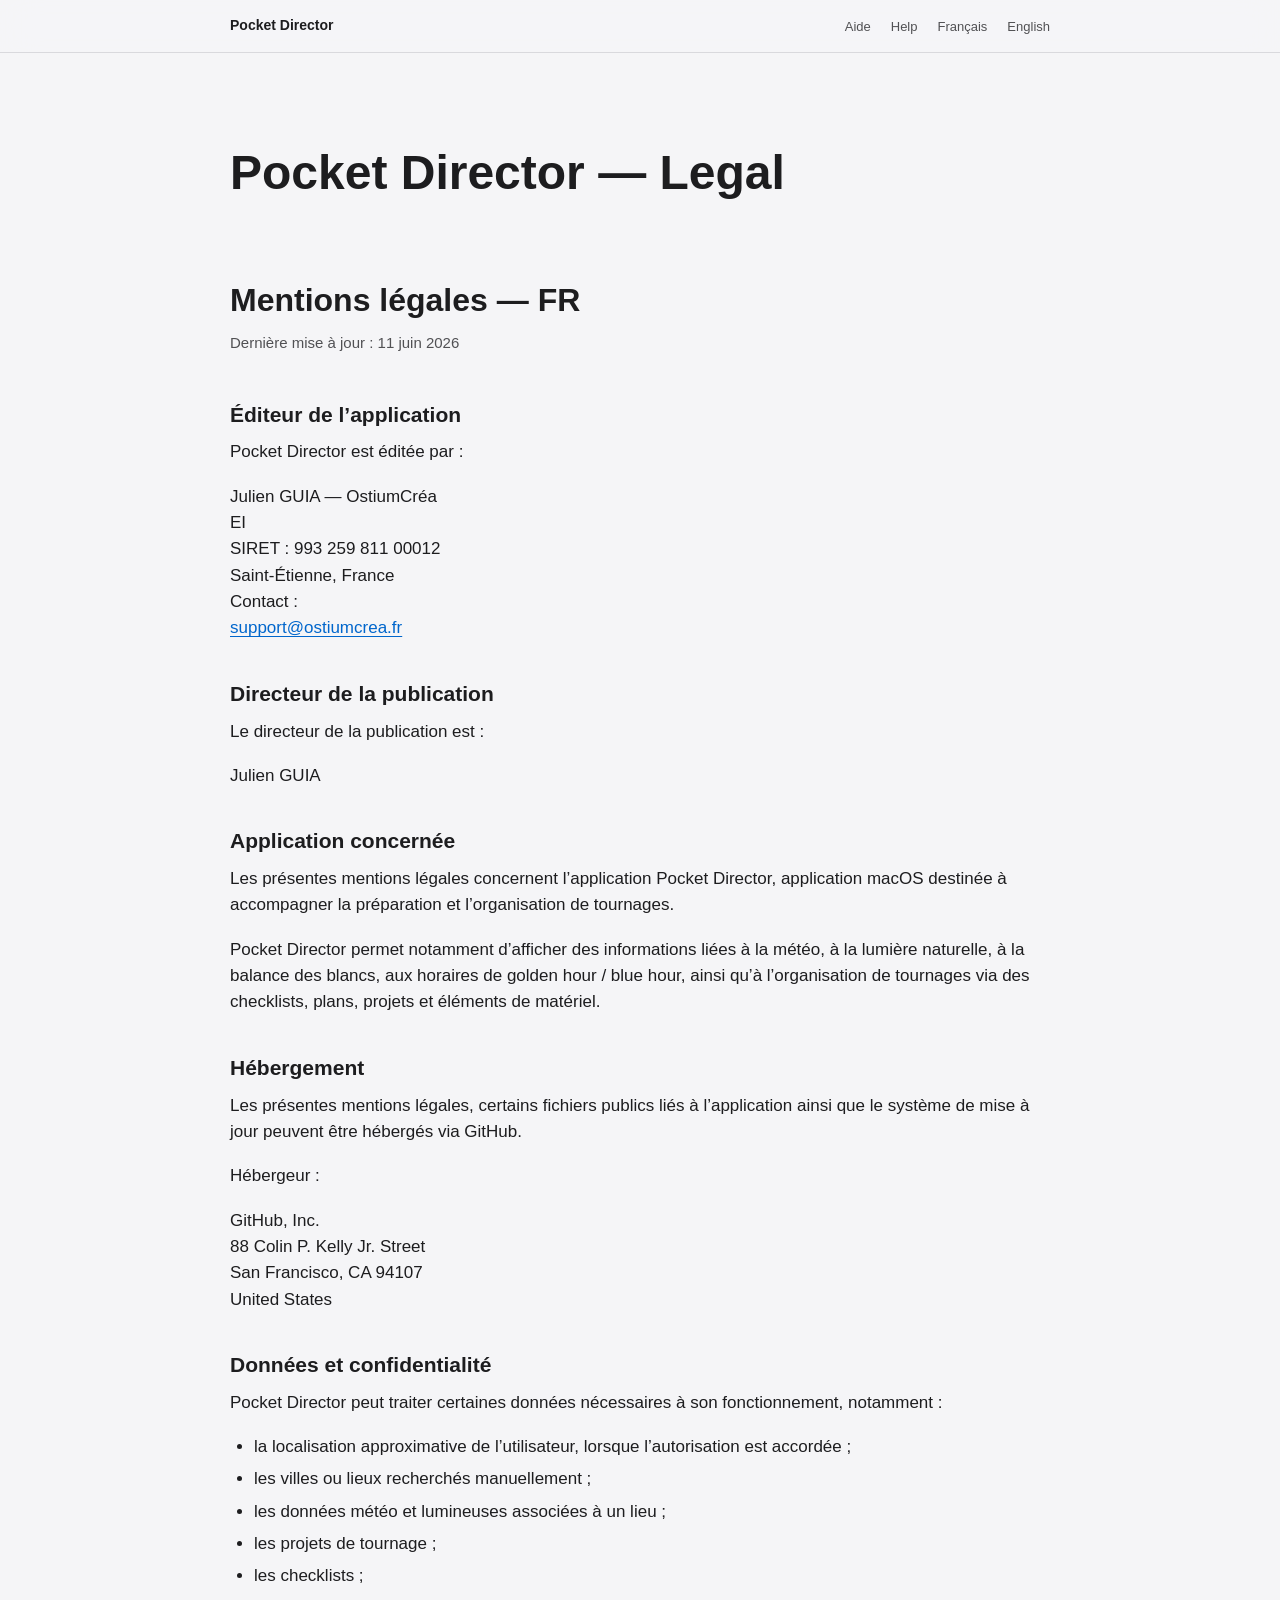
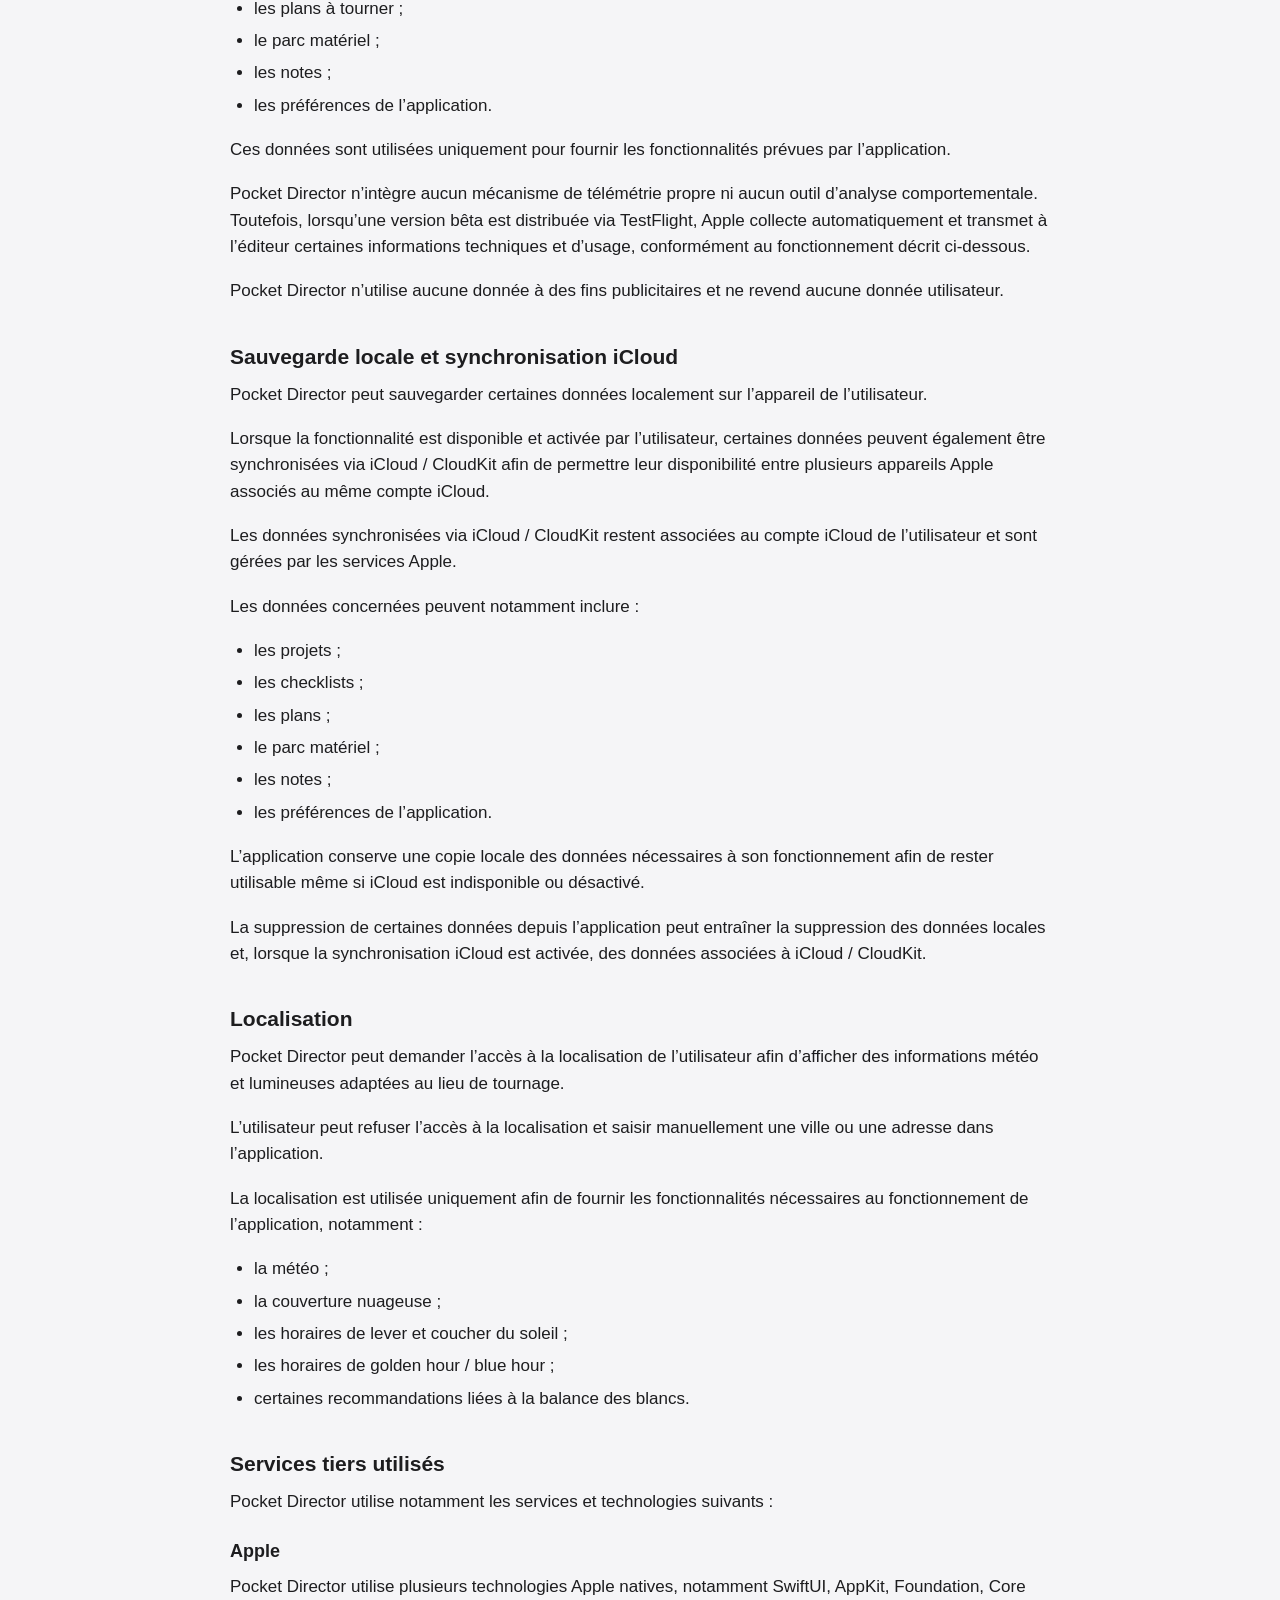
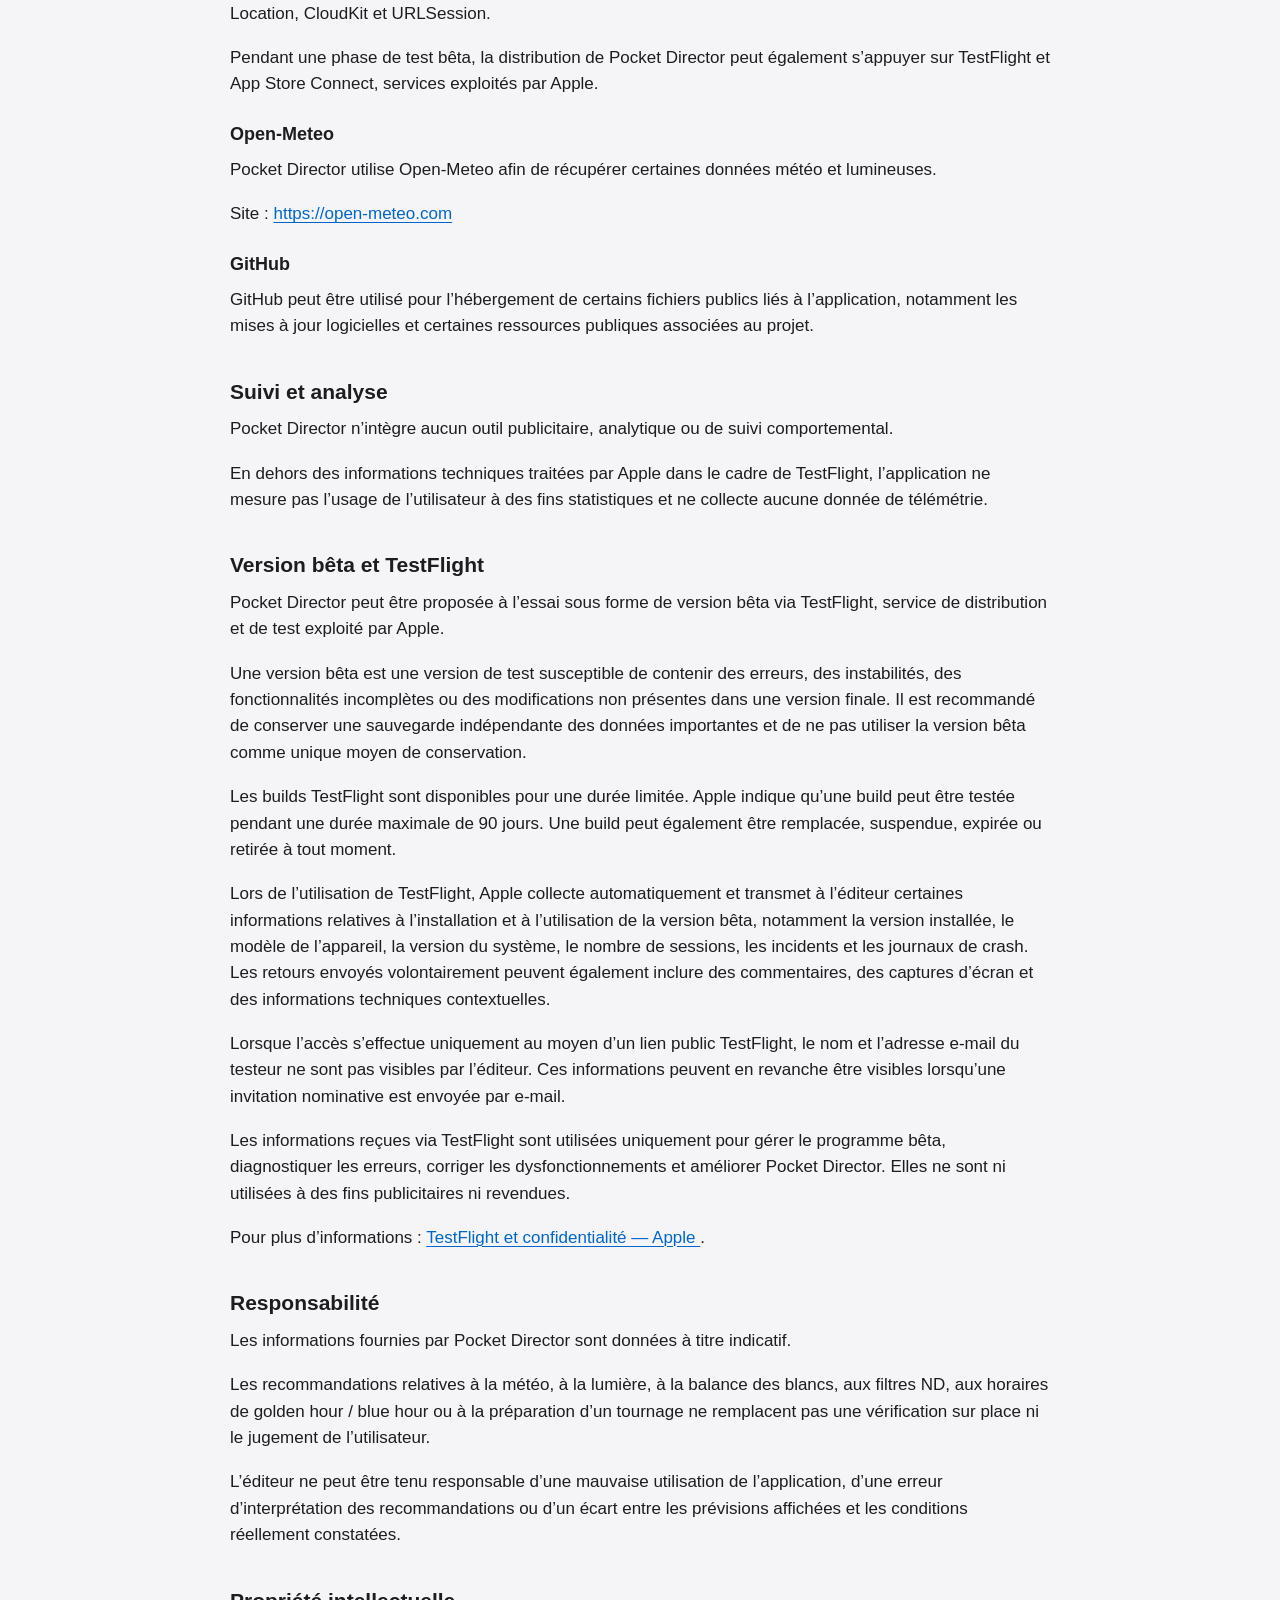
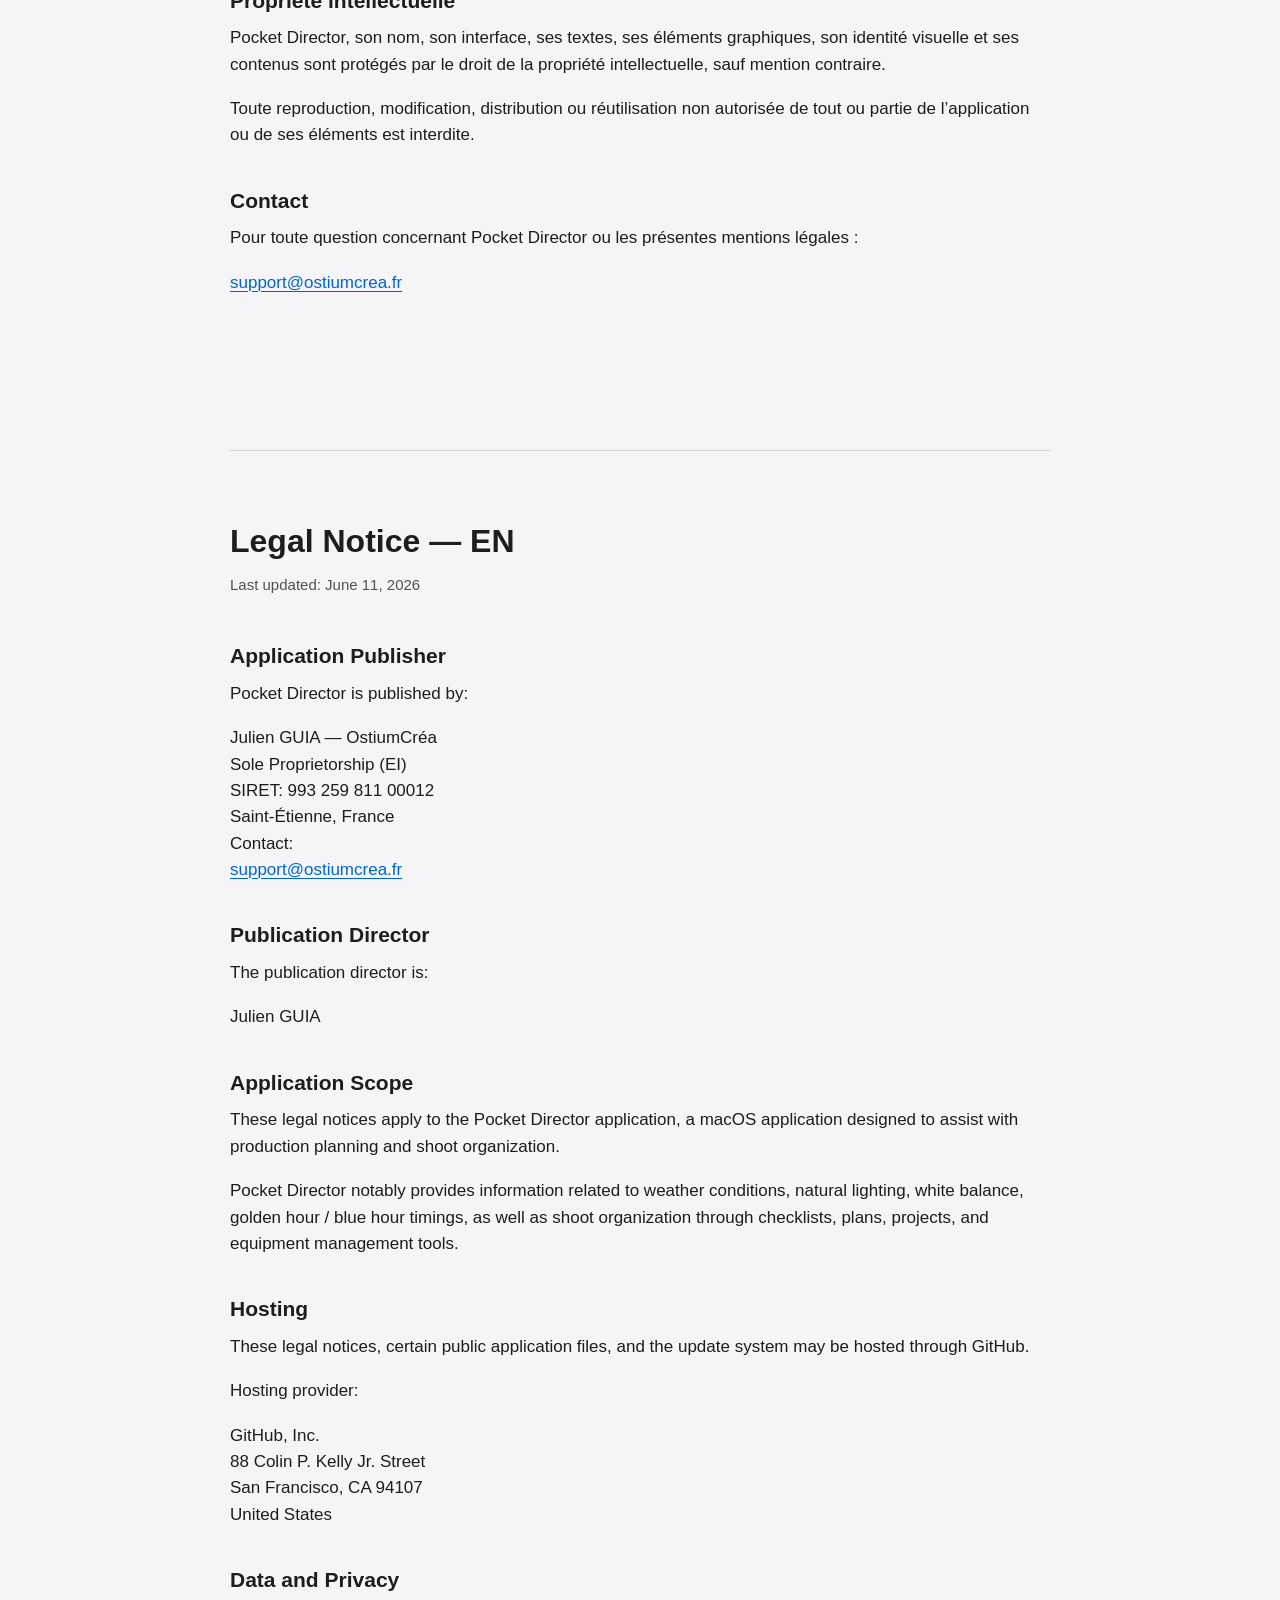
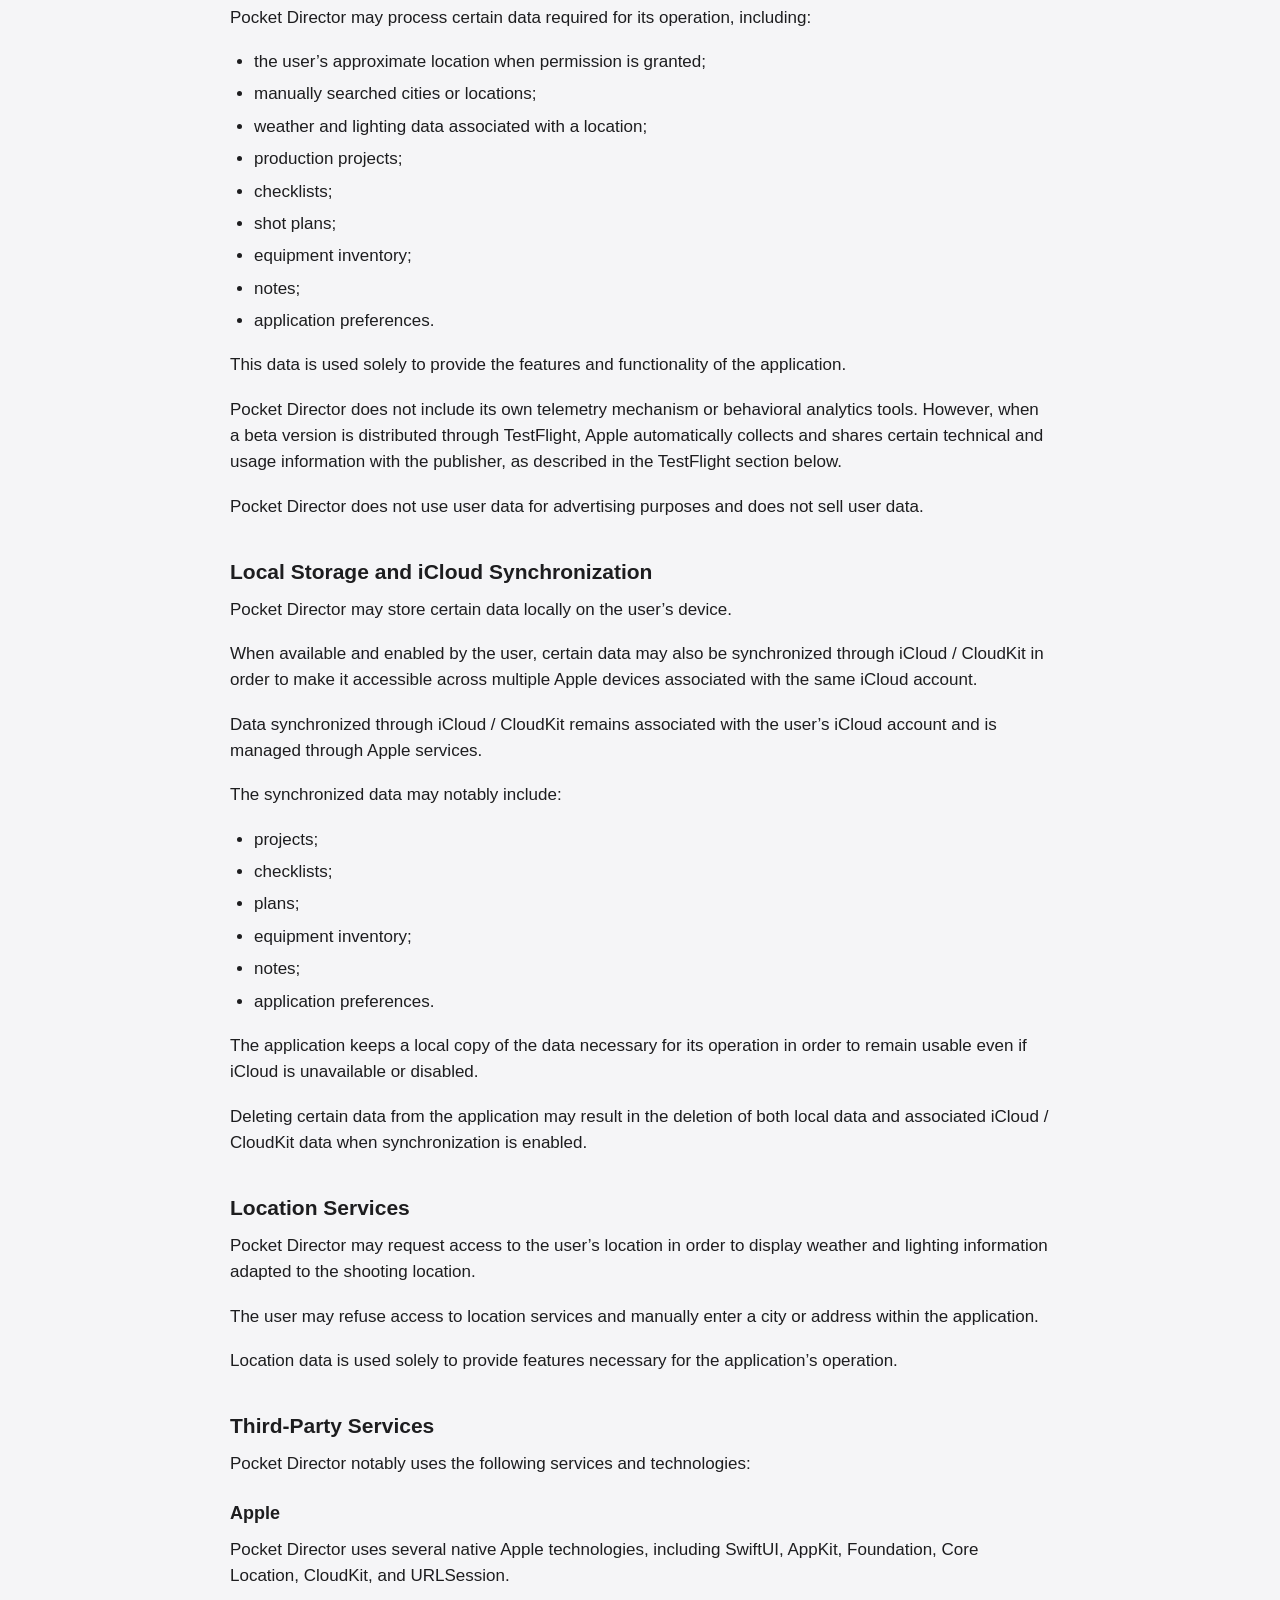
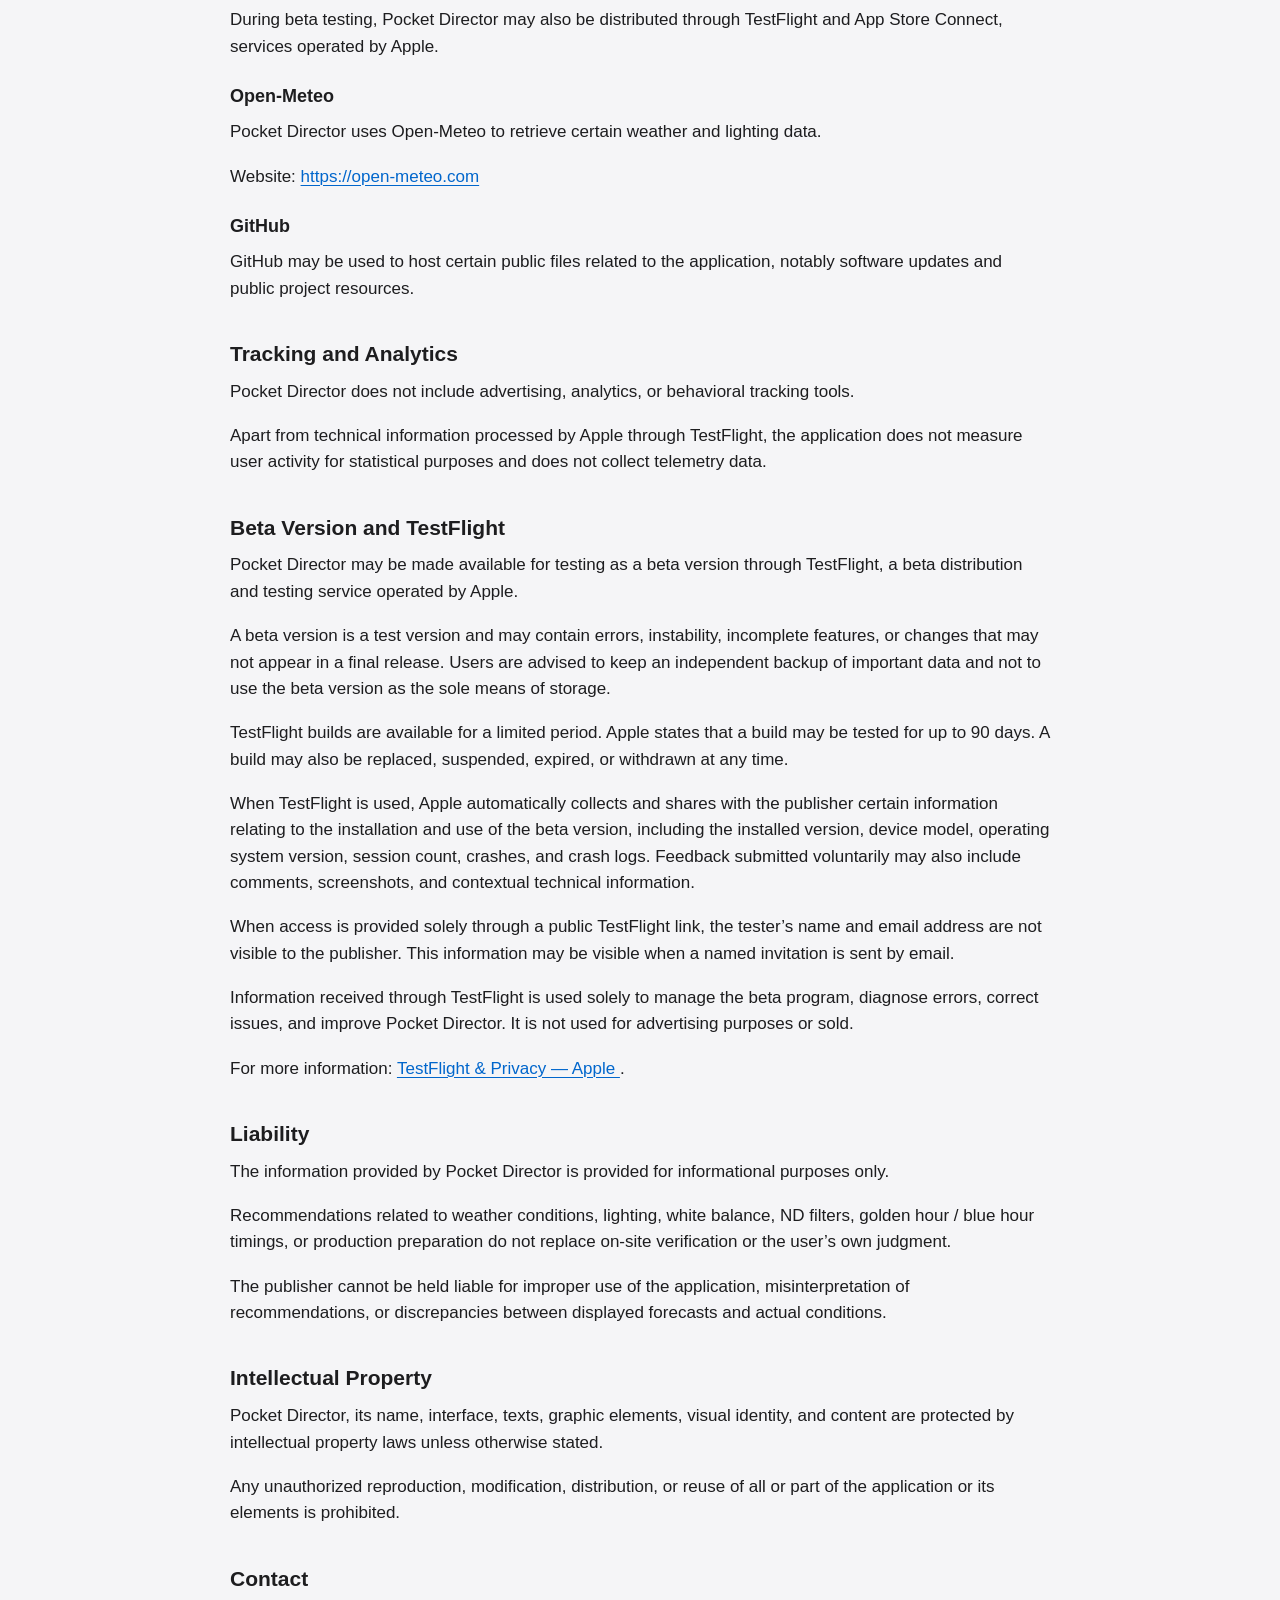
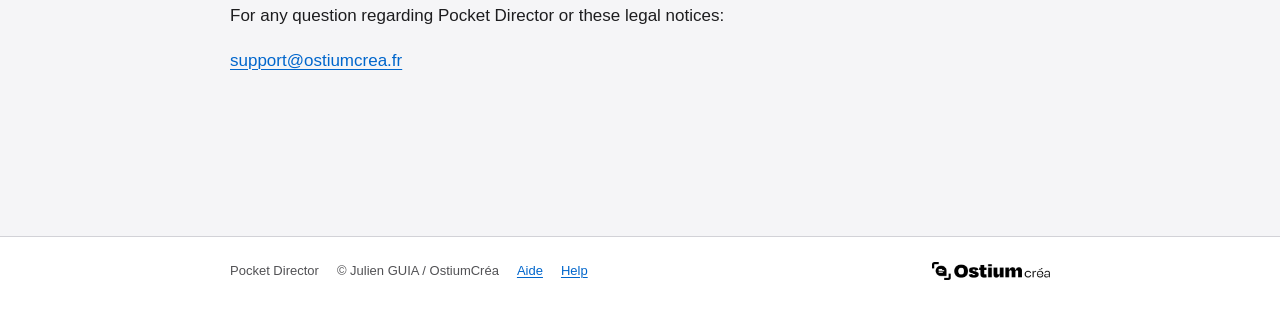
<file: legal.html>
<!doctype html>
<html lang="en">
  <head>
    <meta charset="utf-8">
    <meta name="viewport" content="width=device-width, initial-scale=1">
    <title>Pocket Director — Legal</title>
    <style>
      :root {
        color-scheme: light;
        --page-background: #f5f5f7;
        --surface: #ffffff;
        --text: #1d1d1f;
        --secondary-text: #515154;
        --rule: #d2d2d7;
        --link: #0066cc;
        --reading-width: 820px;
      }

      * {
        box-sizing: border-box;
      }

      html {
        scroll-behavior: smooth;
      }

      body {
        margin: 0;
        background: var(--page-background);
        color: var(--text);
        font-family: -apple-system, BlinkMacSystemFont, "SF Pro Text", "SF Pro Display",
          "Helvetica Neue", Helvetica, Arial, sans-serif;
        font-size: 17px;
        line-height: 1.55;
        -webkit-font-smoothing: antialiased;
        text-rendering: optimizeLegibility;
      }

      a {
        color: var(--link);
        text-decoration-thickness: 1px;
        text-underline-offset: 0.15em;
      }

      a:hover {
        text-decoration: underline;
      }

      .site-header {
        position: sticky;
        top: 0;
        z-index: 1;
        border-bottom: 1px solid rgba(210, 210, 215, 0.8);
        background: rgba(245, 245, 247, 0.88);
        backdrop-filter: saturate(180%) blur(18px);
      }

      .site-nav {
        display: flex;
        align-items: center;
        justify-content: space-between;
        gap: 24px;
        width: min(calc(100% - 48px), var(--reading-width));
        min-height: 52px;
        margin: 0 auto;
      }

      .product-name {
        color: var(--text);
        font-size: 14px;
        font-weight: 600;
        text-decoration: none;
        white-space: nowrap;
      }

      .language-links {
        display: flex;
        align-items: center;
        gap: 20px;
        margin: 0;
        padding: 0;
        list-style: none;
      }

      .language-links a {
        color: var(--secondary-text);
        font-size: 13px;
        text-decoration: none;
      }

      .language-links a:hover,
      .language-links a:focus-visible {
        color: var(--text);
        text-decoration: underline;
      }

      main {
        width: min(calc(100% - 48px), var(--reading-width));
        margin: 0 auto;
        padding: clamp(48px, 9vw, 92px) 0 72px;
      }

      h1,
      h2,
      h3 {
        margin-top: 0;
        color: var(--text);
        font-weight: 600;
        letter-spacing: 0;
        line-height: 1.18;
      }

      h1 {
        margin-bottom: clamp(48px, 8vw, 80px);
        font-size: clamp(36px, 3rem, 52px);
        font-weight: 700;
      }

      h2 {
        margin-bottom: 18px;
        font-size: clamp(24px, 2rem, 32px);
      }

      h3 {
        margin: 40px 0 12px;
        font-size: 21px;
      }

      h2 + p,
      h3 + p {
        margin-top: 0;
      }

      p,
      ul {
        margin: 0 0 18px;
      }

      ul {
        padding-left: 24px;
      }

      .legal-language li + li {
        margin-top: 6px;
      }

      .legal-language {
        scroll-margin-top: 84px;
        padding-bottom: clamp(48px, 8vw, 72px);
      }

      .legal-language + .legal-language {
        margin-top: clamp(44px, 7vw, 64px);
        padding-top: clamp(48px, 8vw, 72px);
        border-top: 1px solid var(--rule);
      }

      .legal-language > h2:first-child {
        margin-bottom: 12px;
      }

      .updated {
        margin-bottom: 48px;
        color: var(--secondary-text);
        font-size: 15px;
      }

      .address-lines {
        font-style: normal;
      }

      .service-heading {
        margin-top: 26px;
        font-size: 18px;
      }

      footer {
        border-top: 1px solid var(--rule);
        color: var(--secondary-text);
        background: var(--surface);
      }

      .footer-inner {
        display: flex;
        align-items: center;
        justify-content: space-between;
        gap: 18px;
        width: min(calc(100% - 48px), var(--reading-width));
        margin: 0 auto;
        padding: 24px 0 34px;
        font-size: 13px;
      }

      .footer-inner p {
        margin: 0;
      }

      .footer-copy {
        display: flex;
        align-items: center;
        gap: 18px;
      }

      .footer-logo {
        display: block;
        width: 118px;
        height: auto;
      }

      .footer-logo-link {
        display: block;
      }

      @media (max-width: 600px) {
        body {
          font-size: 16px;
        }

        .site-nav,
        main,
        .footer-inner {
          width: min(calc(100% - 32px), var(--reading-width));
        }

        .site-nav {
          flex-wrap: wrap;
          gap: 16px;
          min-height: auto;
          padding: 10px 0;
        }

        .language-links {
          width: 100%;
          justify-content: space-between;
          gap: 14px;
        }

        main {
          padding-bottom: 56px;
        }

        h1 {
          font-size: 34px;
        }

        .footer-inner {
          flex-direction: column;
          align-items: flex-start;
        }

        .footer-copy {
          flex-direction: column;
          align-items: flex-start;
          gap: 8px;
        }
      }
    </style>
  </head>
  <body>
    <header class="site-header">
      <nav class="site-nav" aria-label="Language navigation">
        <a class="product-name" href="./">Pocket Director</a>
        <ul class="language-links">
          <li><a href="./help.html?lang=fr" lang="fr">Aide</a></li>
          <li><a href="./help-en.html" lang="en">Help</a></li>
          <li><a href="#fr" lang="fr">Français</a></li>
          <li><a href="#en" lang="en">English</a></li>
        </ul>
      </nav>
    </header>

    <main>
      <h1>Pocket Director — Legal</h1>

      <section class="legal-language" id="fr" lang="fr" aria-labelledby="fr-title">
        <h2 id="fr-title">Mentions légales — FR</h2>
        <p class="updated">Dernière mise à jour : 11 juin 2026</p>

        <h3>Éditeur de l’application</h3>
        <p>Pocket Director est éditée par :</p>
        <address class="address-lines">
          Julien GUIA — OstiumCréa<br>
          EI<br>
          SIRET : 993 259 811 00012<br>
          Saint-Étienne, France
        </address>
        <p>
          Contact :<br>
          <a href="mailto:support@ostiumcrea.fr">support@ostiumcrea.fr</a>
        </p>

        <h3>Directeur de la publication</h3>
        <p>Le directeur de la publication est :</p>
        <p>Julien GUIA</p>

        <h3>Application concernée</h3>
        <p>
          Les présentes mentions légales concernent l’application Pocket Director,
          application macOS destinée à accompagner la préparation et l’organisation de
          tournages.
        </p>
        <p>
          Pocket Director permet notamment d’afficher des informations liées à la météo,
          à la lumière naturelle, à la balance des blancs, aux horaires de golden hour /
          blue hour, ainsi qu’à l’organisation de tournages via des checklists, plans,
          projets et éléments de matériel.
        </p>

        <h3>Hébergement</h3>
        <p>
          Les présentes mentions légales, certains fichiers publics liés à l’application
          ainsi que le système de mise à jour peuvent être hébergés via GitHub.
        </p>
        <p>Hébergeur :</p>
        <address class="address-lines">
          GitHub, Inc.<br>
          88 Colin P. Kelly Jr. Street<br>
          San Francisco, CA 94107<br>
          United States
        </address>

        <h3>Données et confidentialité</h3>
        <p>
          Pocket Director peut traiter certaines données nécessaires à son fonctionnement,
          notamment :
        </p>
        <ul>
          <li>la localisation approximative de l’utilisateur, lorsque l’autorisation est accordée ;</li>
          <li>les villes ou lieux recherchés manuellement ;</li>
          <li>les données météo et lumineuses associées à un lieu ;</li>
          <li>les projets de tournage ;</li>
          <li>les checklists ;</li>
          <li>les plans à tourner ;</li>
          <li>le parc matériel ;</li>
          <li>les notes ;</li>
          <li>les préférences de l’application.</li>
        </ul>
        <p>
          Ces données sont utilisées uniquement pour fournir les fonctionnalités prévues
          par l’application.
        </p>
        <p>
          Pocket Director n’intègre aucun mécanisme de télémétrie propre ni aucun outil
          d’analyse comportementale. Toutefois, lorsqu’une version bêta est distribuée via
          TestFlight, Apple collecte automatiquement et transmet à l’éditeur certaines
          informations techniques et d’usage, conformément au fonctionnement décrit
          ci-dessous.
        </p>
        <p>
          Pocket Director n’utilise aucune donnée à des fins publicitaires et ne revend
          aucune donnée utilisateur.
        </p>

        <h3>Sauvegarde locale et synchronisation iCloud</h3>
        <p>Pocket Director peut sauvegarder certaines données localement sur l’appareil de l’utilisateur.</p>
        <p>
          Lorsque la fonctionnalité est disponible et activée par l’utilisateur, certaines
          données peuvent également être synchronisées via iCloud / CloudKit afin de
          permettre leur disponibilité entre plusieurs appareils Apple associés au même
          compte iCloud.
        </p>
        <p>
          Les données synchronisées via iCloud / CloudKit restent associées au compte
          iCloud de l’utilisateur et sont gérées par les services Apple.
        </p>
        <p>Les données concernées peuvent notamment inclure :</p>
        <ul>
          <li>les projets ;</li>
          <li>les checklists ;</li>
          <li>les plans ;</li>
          <li>le parc matériel ;</li>
          <li>les notes ;</li>
          <li>les préférences de l’application.</li>
        </ul>
        <p>
          L’application conserve une copie locale des données nécessaires à son
          fonctionnement afin de rester utilisable même si iCloud est indisponible ou
          désactivé.
        </p>
        <p>
          La suppression de certaines données depuis l’application peut entraîner la
          suppression des données locales et, lorsque la synchronisation iCloud est
          activée, des données associées à iCloud / CloudKit.
        </p>

        <h3>Localisation</h3>
        <p>
          Pocket Director peut demander l’accès à la localisation de l’utilisateur afin
          d’afficher des informations météo et lumineuses adaptées au lieu de tournage.
        </p>
        <p>
          L’utilisateur peut refuser l’accès à la localisation et saisir manuellement une
          ville ou une adresse dans l’application.
        </p>
        <p>
          La localisation est utilisée uniquement afin de fournir les fonctionnalités
          nécessaires au fonctionnement de l’application, notamment :
        </p>
        <ul>
          <li>la météo ;</li>
          <li>la couverture nuageuse ;</li>
          <li>les horaires de lever et coucher du soleil ;</li>
          <li>les horaires de golden hour / blue hour ;</li>
          <li>certaines recommandations liées à la balance des blancs.</li>
        </ul>

        <h3>Services tiers utilisés</h3>
        <p>Pocket Director utilise notamment les services et technologies suivants :</p>

        <h3 class="service-heading">Apple</h3>
        <p>
          Pocket Director utilise plusieurs technologies Apple natives, notamment SwiftUI,
          AppKit, Foundation, Core Location, CloudKit et URLSession.
        </p>
        <p>
          Pendant une phase de test bêta, la distribution de Pocket Director peut également
          s’appuyer sur TestFlight et App Store Connect, services exploités par Apple.
        </p>

        <h3 class="service-heading">Open-Meteo</h3>
        <p>Pocket Director utilise Open-Meteo afin de récupérer certaines données météo et lumineuses.</p>
        <p>Site : <a href="https://open-meteo.com">https://open-meteo.com</a></p>

        <h3 class="service-heading">GitHub</h3>
        <p>
          GitHub peut être utilisé pour l’hébergement de certains fichiers publics liés à
          l’application, notamment les mises à jour logicielles et certaines ressources
          publiques associées au projet.
        </p>

        <h3>Suivi et analyse</h3>
        <p>Pocket Director n’intègre aucun outil publicitaire, analytique ou de suivi comportemental.</p>
        <p>
          En dehors des informations techniques traitées par Apple dans le cadre de
          TestFlight, l’application ne mesure pas l’usage de l’utilisateur à des fins
          statistiques et ne collecte aucune donnée de télémétrie.
        </p>

        <h3>Version bêta et TestFlight</h3>
        <p>
          Pocket Director peut être proposée à l’essai sous forme de version bêta via
          TestFlight, service de distribution et de test exploité par Apple.
        </p>
        <p>
          Une version bêta est une version de test susceptible de contenir des erreurs, des
          instabilités, des fonctionnalités incomplètes ou des modifications non présentes
          dans une version finale. Il est recommandé de conserver une sauvegarde indépendante
          des données importantes et de ne pas utiliser la version bêta comme unique moyen
          de conservation.
        </p>
        <p>
          Les builds TestFlight sont disponibles pour une durée limitée. Apple indique
          qu’une build peut être testée pendant une durée maximale de 90 jours. Une build
          peut également être remplacée, suspendue, expirée ou retirée à tout moment.
        </p>
        <p>
          Lors de l’utilisation de TestFlight, Apple collecte automatiquement et transmet à
          l’éditeur certaines informations relatives à l’installation et à l’utilisation de
          la version bêta, notamment la version installée, le modèle de l’appareil, la version
          du système, le nombre de sessions, les incidents et les journaux de crash. Les
          retours envoyés volontairement peuvent également inclure des commentaires, des
          captures d’écran et des informations techniques contextuelles.
        </p>
        <p>
          Lorsque l’accès s’effectue uniquement au moyen d’un lien public TestFlight, le nom
          et l’adresse e-mail du testeur ne sont pas visibles par l’éditeur. Ces informations
          peuvent en revanche être visibles lorsqu’une invitation nominative est envoyée par
          e-mail.
        </p>
        <p>
          Les informations reçues via TestFlight sont utilisées uniquement pour gérer le
          programme bêta, diagnostiquer les erreurs, corriger les dysfonctionnements et
          améliorer Pocket Director. Elles ne sont ni utilisées à des fins publicitaires ni
          revendues.
        </p>
        <p>
          Pour plus d’informations :
          <a href="https://www.apple.com/legal/privacy/data/fr/test-flight/">
            TestFlight et confidentialité — Apple
          </a>.
        </p>

        <h3>Responsabilité</h3>
        <p>Les informations fournies par Pocket Director sont données à titre indicatif.</p>
        <p>
          Les recommandations relatives à la météo, à la lumière, à la balance des blancs,
          aux filtres ND, aux horaires de golden hour / blue hour ou à la préparation d’un
          tournage ne remplacent pas une vérification sur place ni le jugement de
          l’utilisateur.
        </p>
        <p>
          L’éditeur ne peut être tenu responsable d’une mauvaise utilisation de
          l’application, d’une erreur d’interprétation des recommandations ou d’un écart
          entre les prévisions affichées et les conditions réellement constatées.
        </p>

        <h3>Propriété intellectuelle</h3>
        <p>
          Pocket Director, son nom, son interface, ses textes, ses éléments graphiques,
          son identité visuelle et ses contenus sont protégés par le droit de la propriété
          intellectuelle, sauf mention contraire.
        </p>
        <p>
          Toute reproduction, modification, distribution ou réutilisation non autorisée de
          tout ou partie de l’application ou de ses éléments est interdite.
        </p>

        <h3>Contact</h3>
        <p>Pour toute question concernant Pocket Director ou les présentes mentions légales :</p>
        <p><a href="mailto:support@ostiumcrea.fr">support@ostiumcrea.fr</a></p>
      </section>

      <section class="legal-language" id="en" lang="en" aria-labelledby="en-title">
        <h2 id="en-title">Legal Notice — EN</h2>
        <p class="updated">Last updated: June 11, 2026</p>

        <h3>Application Publisher</h3>
        <p>Pocket Director is published by:</p>
        <address class="address-lines">
          Julien GUIA — OstiumCréa<br>
          Sole Proprietorship (EI)<br>
          SIRET: 993 259 811 00012<br>
          Saint-Étienne, France
        </address>
        <p>
          Contact:<br>
          <a href="mailto:support@ostiumcrea.fr">support@ostiumcrea.fr</a>
        </p>

        <h3>Publication Director</h3>
        <p>The publication director is:</p>
        <p>Julien GUIA</p>

        <h3>Application Scope</h3>
        <p>
          These legal notices apply to the Pocket Director application, a macOS application
          designed to assist with production planning and shoot organization.
        </p>
        <p>
          Pocket Director notably provides information related to weather conditions,
          natural lighting, white balance, golden hour / blue hour timings, as well as
          shoot organization through checklists, plans, projects, and equipment management
          tools.
        </p>

        <h3>Hosting</h3>
        <p>
          These legal notices, certain public application files, and the update system may
          be hosted through GitHub.
        </p>
        <p>Hosting provider:</p>
        <address class="address-lines">
          GitHub, Inc.<br>
          88 Colin P. Kelly Jr. Street<br>
          San Francisco, CA 94107<br>
          United States
        </address>

        <h3>Data and Privacy</h3>
        <p>Pocket Director may process certain data required for its operation, including:</p>
        <ul>
          <li>the user’s approximate location when permission is granted;</li>
          <li>manually searched cities or locations;</li>
          <li>weather and lighting data associated with a location;</li>
          <li>production projects;</li>
          <li>checklists;</li>
          <li>shot plans;</li>
          <li>equipment inventory;</li>
          <li>notes;</li>
          <li>application preferences.</li>
        </ul>
        <p>This data is used solely to provide the features and functionality of the application.</p>
        <p>
          Pocket Director does not include its own telemetry mechanism or behavioral
          analytics tools. However, when a beta version is distributed through TestFlight,
          Apple automatically collects and shares certain technical and usage information
          with the publisher, as described in the TestFlight section below.
        </p>
        <p>
          Pocket Director does not use user data for advertising purposes and does not sell
          user data.
        </p>

        <h3>Local Storage and iCloud Synchronization</h3>
        <p>Pocket Director may store certain data locally on the user’s device.</p>
        <p>
          When available and enabled by the user, certain data may also be synchronized
          through iCloud / CloudKit in order to make it accessible across multiple Apple
          devices associated with the same iCloud account.
        </p>
        <p>
          Data synchronized through iCloud / CloudKit remains associated with the user’s
          iCloud account and is managed through Apple services.
        </p>
        <p>The synchronized data may notably include:</p>
        <ul>
          <li>projects;</li>
          <li>checklists;</li>
          <li>plans;</li>
          <li>equipment inventory;</li>
          <li>notes;</li>
          <li>application preferences.</li>
        </ul>
        <p>
          The application keeps a local copy of the data necessary for its operation in
          order to remain usable even if iCloud is unavailable or disabled.
        </p>
        <p>
          Deleting certain data from the application may result in the deletion of both
          local data and associated iCloud / CloudKit data when synchronization is enabled.
        </p>

        <h3>Location Services</h3>
        <p>
          Pocket Director may request access to the user’s location in order to display
          weather and lighting information adapted to the shooting location.
        </p>
        <p>
          The user may refuse access to location services and manually enter a city or
          address within the application.
        </p>
        <p>Location data is used solely to provide features necessary for the application’s operation.</p>

        <h3>Third-Party Services</h3>
        <p>Pocket Director notably uses the following services and technologies:</p>

        <h3 class="service-heading">Apple</h3>
        <p>
          Pocket Director uses several native Apple technologies, including SwiftUI,
          AppKit, Foundation, Core Location, CloudKit, and URLSession.
        </p>
        <p>
          During beta testing, Pocket Director may also be distributed through TestFlight
          and App Store Connect, services operated by Apple.
        </p>

        <h3 class="service-heading">Open-Meteo</h3>
        <p>Pocket Director uses Open-Meteo to retrieve certain weather and lighting data.</p>
        <p>Website: <a href="https://open-meteo.com">https://open-meteo.com</a></p>

        <h3 class="service-heading">GitHub</h3>
        <p>
          GitHub may be used to host certain public files related to the application,
          notably software updates and public project resources.
        </p>

        <h3>Tracking and Analytics</h3>
        <p>Pocket Director does not include advertising, analytics, or behavioral tracking tools.</p>
        <p>
          Apart from technical information processed by Apple through TestFlight, the
          application does not measure user activity for statistical purposes and does not
          collect telemetry data.
        </p>

        <h3>Beta Version and TestFlight</h3>
        <p>
          Pocket Director may be made available for testing as a beta version through
          TestFlight, a beta distribution and testing service operated by Apple.
        </p>
        <p>
          A beta version is a test version and may contain errors, instability, incomplete
          features, or changes that may not appear in a final release. Users are advised to
          keep an independent backup of important data and not to use the beta version as
          the sole means of storage.
        </p>
        <p>
          TestFlight builds are available for a limited period. Apple states that a build
          may be tested for up to 90 days. A build may also be replaced, suspended, expired,
          or withdrawn at any time.
        </p>
        <p>
          When TestFlight is used, Apple automatically collects and shares with the
          publisher certain information relating to the installation and use of the beta
          version, including the installed version, device model, operating system version,
          session count, crashes, and crash logs. Feedback submitted voluntarily may also
          include comments, screenshots, and contextual technical information.
        </p>
        <p>
          When access is provided solely through a public TestFlight link, the tester’s name
          and email address are not visible to the publisher. This information may be
          visible when a named invitation is sent by email.
        </p>
        <p>
          Information received through TestFlight is used solely to manage the beta
          program, diagnose errors, correct issues, and improve Pocket Director. It is not
          used for advertising purposes or sold.
        </p>
        <p>
          For more information:
          <a href="https://www.apple.com/legal/privacy/data/en/test-flight/">
            TestFlight &amp; Privacy — Apple
          </a>.
        </p>

        <h3>Liability</h3>
        <p>The information provided by Pocket Director is provided for informational purposes only.</p>
        <p>
          Recommendations related to weather conditions, lighting, white balance, ND
          filters, golden hour / blue hour timings, or production preparation do not
          replace on-site verification or the user’s own judgment.
        </p>
        <p>
          The publisher cannot be held liable for improper use of the application,
          misinterpretation of recommendations, or discrepancies between displayed
          forecasts and actual conditions.
        </p>

        <h3>Intellectual Property</h3>
        <p>
          Pocket Director, its name, interface, texts, graphic elements, visual identity,
          and content are protected by intellectual property laws unless otherwise stated.
        </p>
        <p>
          Any unauthorized reproduction, modification, distribution, or reuse of all or
          part of the application or its elements is prohibited.
        </p>

        <h3>Contact</h3>
        <p>For any question regarding Pocket Director or these legal notices:</p>
        <p><a href="mailto:support@ostiumcrea.fr">support@ostiumcrea.fr</a></p>
      </section>
    </main>

    <footer>
      <div class="footer-inner">
        <div class="footer-copy">
          <p>Pocket Director</p>
          <p>© Julien GUIA / OstiumCréa</p>
          <p><a href="./help.html?lang=fr" lang="fr">Aide</a></p>
          <p><a href="./help-en.html" lang="en">Help</a></p>
        </div>
        <a class="footer-logo-link" href="https://ostiumcrea.fr" aria-label="OstiumCréa website">
          <img
            class="footer-logo"
            src="./assets/ostiumcrea-logo.png"
            width="720"
            height="114"
            alt="OstiumCréa"
          >
        </a>
      </div>
    </footer>
  </body>
</html>
</file>
<file: help.css>
:root {
  color-scheme: light;
  --page-background: #f5f5f7;
  --surface: #ffffff;
  --text: #1d1d1f;
  --secondary-text: #515154;
  --muted-text: #6e6e73;
  --rule: #d2d2d7;
  --accent: #5f4bdb;
  --accent-hover: #4c3ab8;
  --reading-width: 880px;
}

* {
  box-sizing: border-box;
}

html {
  background: var(--page-background);
  scroll-behavior: smooth;
}

body {
  margin: 0;
  min-height: 100vh;
  overflow-x: hidden;
  background: var(--page-background);
  color: var(--text);
  font-family: -apple-system, BlinkMacSystemFont, "SF Pro Text", "SF Pro Display",
    "Helvetica Neue", Helvetica, Arial, sans-serif;
  font-size: 17px;
  line-height: 1.55;
  -webkit-font-smoothing: antialiased;
  text-rendering: optimizeLegibility;
}

a {
  color: inherit;
}

button,
input {
  font: inherit;
}

.site-header {
  position: sticky;
  top: 0;
  z-index: 20;
  border-bottom: 1px solid rgba(210, 210, 215, 0.8);
  background: rgba(245, 245, 247, 0.88);
  backdrop-filter: saturate(180%) blur(18px);
}

.site-nav {
  display: flex;
  align-items: center;
  justify-content: space-between;
  gap: 24px;
  width: min(calc(100% - 48px), var(--reading-width));
  min-height: 52px;
  margin: 0 auto;
}

.product-name {
  color: var(--text);
  font-size: 14px;
  font-weight: 600;
  text-decoration: none;
  white-space: nowrap;
}

.nav-links {
  display: flex;
  align-items: center;
  gap: 20px;
  margin: 0;
  padding: 0;
  list-style: none;
}

.nav-links a {
  color: var(--secondary-text);
  font-size: 13px;
  text-decoration: none;
}

.nav-links a:hover,
.nav-links a:focus-visible {
  color: var(--text);
  text-decoration: underline;
  text-underline-offset: 0.16em;
}

.nav-links a[aria-current="page"] {
  color: var(--text);
  font-weight: 600;
}

.nav-links a.language-switch {
  display: inline-flex;
  align-items: center;
  justify-content: center;
  min-height: 26px;
  padding: 0 9px;
  border: 1px solid rgba(95, 75, 219, 0.26);
  border-radius: 999px;
  color: var(--accent);
  font-size: 12px;
  font-weight: 600;
  text-decoration: none;
  transition: background 160ms ease, border-color 160ms ease, color 160ms ease;
}

.nav-links a.language-switch:hover,
.nav-links a.language-switch:focus-visible {
  border-color: var(--accent);
  background: var(--accent);
  color: #ffffff;
  text-decoration: none;
}

main {
  width: min(calc(100% - 48px), var(--reading-width));
  margin: 0 auto;
}

.help-hero {
  display: grid;
  grid-template-columns: minmax(0, 1fr) 128px;
  gap: clamp(36px, 7vw, 78px);
  align-items: center;
  padding: clamp(68px, 10vw, 108px) 0 clamp(50px, 8vw, 78px);
}

.eyebrow {
  margin: 0 0 14px;
  color: var(--accent);
  font-size: 14px;
  font-weight: 600;
}

h1,
h2,
h3 {
  margin-top: 0;
  color: var(--text);
  line-height: 1.14;
}

h1 {
  margin-bottom: 18px;
  font-size: clamp(42px, 5vw, 64px);
  font-weight: 700;
}

h2 {
  margin-bottom: 20px;
  font-size: clamp(28px, 3.4vw, 38px);
  font-weight: 700;
}

h3 {
  margin-bottom: 14px;
  font-size: clamp(22px, 2.5vw, 28px);
  font-weight: 700;
}

p {
  margin: 0 0 18px;
}

.hero-summary {
  max-width: 650px;
  margin-bottom: 0;
  color: var(--secondary-text);
  font-size: 21px;
  line-height: 1.45;
}

.hero-icon {
  display: block;
  width: 128px;
  height: 128px;
  border-radius: 26%;
  filter: drop-shadow(0 18px 34px rgba(95, 75, 219, 0.16));
}

.help-tools {
  padding: 0 0 clamp(54px, 8vw, 78px);
}

.search-panel {
  padding: clamp(22px, 4vw, 32px);
  border: 1px solid rgba(95, 75, 219, 0.14);
  border-radius: 22px;
  background: rgba(95, 75, 219, 0.055);
}

.search-label {
  display: block;
  margin-bottom: 10px;
  color: var(--text);
  font-size: 16px;
  font-weight: 650;
}

.search-input {
  width: 100%;
  min-height: 50px;
  padding: 0 17px;
  border: 1px solid var(--rule);
  border-radius: 12px;
  outline: none;
  background: var(--surface);
  color: var(--text);
  font-size: 17px;
  transition: border-color 160ms ease, box-shadow 160ms ease;
}

.search-input::placeholder {
  color: var(--muted-text);
}

.search-input:focus {
  border-color: var(--accent);
  box-shadow: 0 0 0 4px rgba(95, 75, 219, 0.12);
}

.search-status {
  min-height: 1.55em;
  margin: 10px 0 0;
  color: var(--muted-text);
  font-size: 14px;
}

.category-nav {
  display: flex;
  flex-wrap: wrap;
  gap: 9px;
  margin: 22px 0 0;
  padding: 0;
  list-style: none;
}

.category-nav a {
  display: inline-flex;
  align-items: center;
  min-height: 34px;
  padding: 0 13px;
  border: 1px solid var(--rule);
  border-radius: 999px;
  background: rgba(255, 255, 255, 0.58);
  color: var(--secondary-text);
  font-size: 13px;
  font-weight: 600;
  text-decoration: none;
  transition: border-color 160ms ease, background 160ms ease, color 160ms ease;
}

.category-nav a:hover,
.category-nav a:focus-visible {
  border-color: rgba(95, 75, 219, 0.38);
  background: var(--surface);
  color: var(--accent);
}

.faq-category {
  scroll-margin-top: 84px;
  padding: clamp(52px, 8vw, 78px) 0;
  border-top: 1px solid var(--rule);
}

.category-intro {
  max-width: 700px;
  margin-bottom: 28px;
  color: var(--secondary-text);
}

.faq-list {
  max-width: 780px;
  border-top: 1px solid var(--rule);
}

.faq-item {
  border-bottom: 1px solid var(--rule);
}

.faq-question {
  display: flex;
  align-items: center;
  justify-content: space-between;
  gap: 24px;
  padding: 22px 0;
  color: var(--text);
  font-size: 19px;
  font-weight: 650;
  line-height: 1.3;
  cursor: pointer;
  list-style: none;
}

.faq-question::-webkit-details-marker {
  display: none;
}

.faq-question::marker {
  content: "";
}

.faq-question::after {
  content: "";
  flex: 0 0 auto;
  width: 0.48em;
  height: 0.48em;
  border-right: 2px solid var(--accent);
  border-bottom: 2px solid var(--accent);
  transform: rotate(45deg);
  transform-origin: 50% 50%;
  transition: transform 180ms ease;
}

.faq-item[open] .faq-question::after {
  transform: rotate(-135deg);
}

.faq-answer {
  max-width: 720px;
  padding: 0 46px 24px 0;
  color: var(--secondary-text);
}

.faq-answer p {
  margin: 0;
}

.no-results {
  margin: 0 0 64px;
  padding: 28px;
  border: 1px solid var(--rule);
  border-radius: 18px;
  background: var(--surface);
  color: var(--secondary-text);
}

.support-section {
  padding: clamp(52px, 8vw, 78px) 0;
  border-top: 1px solid var(--rule);
}

.support-card {
  display: flex;
  align-items: center;
  justify-content: space-between;
  gap: 28px;
  padding: clamp(26px, 4vw, 38px);
  border-radius: 22px;
  background: var(--surface);
}

.support-copy h2 {
  margin-bottom: 10px;
  font-size: clamp(25px, 3vw, 32px);
}

.support-copy p {
  max-width: 560px;
  margin: 0;
  color: var(--secondary-text);
}

.support-button {
  display: inline-flex;
  flex: 0 0 auto;
  align-items: center;
  justify-content: center;
  min-height: 46px;
  padding: 0 20px;
  border-radius: 999px;
  background: var(--accent);
  color: #ffffff;
  font-size: 15px;
  font-weight: 650;
  text-decoration: none;
  transition: background 160ms ease, transform 160ms ease;
}

.support-button:hover,
.support-button:focus-visible {
  background: var(--accent-hover);
  transform: translateY(-1px);
}

footer {
  border-top: 1px solid var(--rule);
  color: var(--secondary-text);
  background: var(--surface);
}

.footer-inner {
  display: flex;
  align-items: center;
  justify-content: space-between;
  gap: 18px;
  width: min(calc(100% - 48px), var(--reading-width));
  margin: 0 auto;
  padding: 24px 0 34px;
  font-size: 13px;
}

.footer-copy {
  display: flex;
  align-items: center;
  gap: 18px;
}

.footer-copy p {
  margin: 0;
}

.footer-copy a {
  color: inherit;
  text-decoration: none;
}

.footer-copy a:hover,
.footer-copy a:focus-visible {
  color: var(--text);
  text-decoration: underline;
  text-underline-offset: 0.16em;
}

.footer-logo-link {
  display: block;
}

.footer-logo {
  display: block;
  width: 118px;
  height: auto;
}

[hidden] {
  display: none !important;
}

@media (max-width: 760px) {
  body {
    font-size: 16px;
  }

  .site-nav,
  main,
  .footer-inner {
    width: min(calc(100% - 32px), var(--reading-width));
  }

  .site-nav {
    gap: 16px;
  }

  .nav-links {
    gap: 12px;
  }

  .nav-links a {
    font-size: 12px;
  }

  .help-hero {
    grid-template-columns: 1fr;
    gap: 24px;
    padding: 58px 0 52px;
  }

  .hero-icon {
    grid-row: 1;
    width: 96px;
    height: 96px;
  }

  .hero-copy {
    grid-row: 2;
  }

  h1 {
    font-size: 40px;
  }

  .hero-summary {
    font-size: 19px;
  }

  .faq-question {
    gap: 16px;
    font-size: 17px;
  }

  .faq-answer {
    padding-right: 22px;
  }

  .support-card,
  .footer-inner,
  .footer-copy {
    flex-direction: column;
    align-items: flex-start;
  }

  .support-button {
    width: 100%;
  }

  .footer-copy {
    gap: 8px;
  }
}

@media (max-width: 520px) {
  .site-nav {
    flex-wrap: wrap;
    min-height: auto;
    padding: 10px 0;
  }

  .nav-links {
    width: 100%;
    justify-content: space-between;
  }

  .category-nav {
    gap: 8px;
  }

  .category-nav li {
    display: flex;
    flex: 1 1 calc(50% - 8px);
  }

  .category-nav a {
    width: 100%;
    justify-content: center;
    text-align: center;
  }
}

@media (prefers-reduced-motion: reduce) {
  html {
    scroll-behavior: auto;
  }

  .faq-question::after,
  .language-switch,
  .support-button {
    transition: none;
  }

  .support-button:hover,
  .support-button:focus-visible {
    transform: none;
  }
}
</file>
